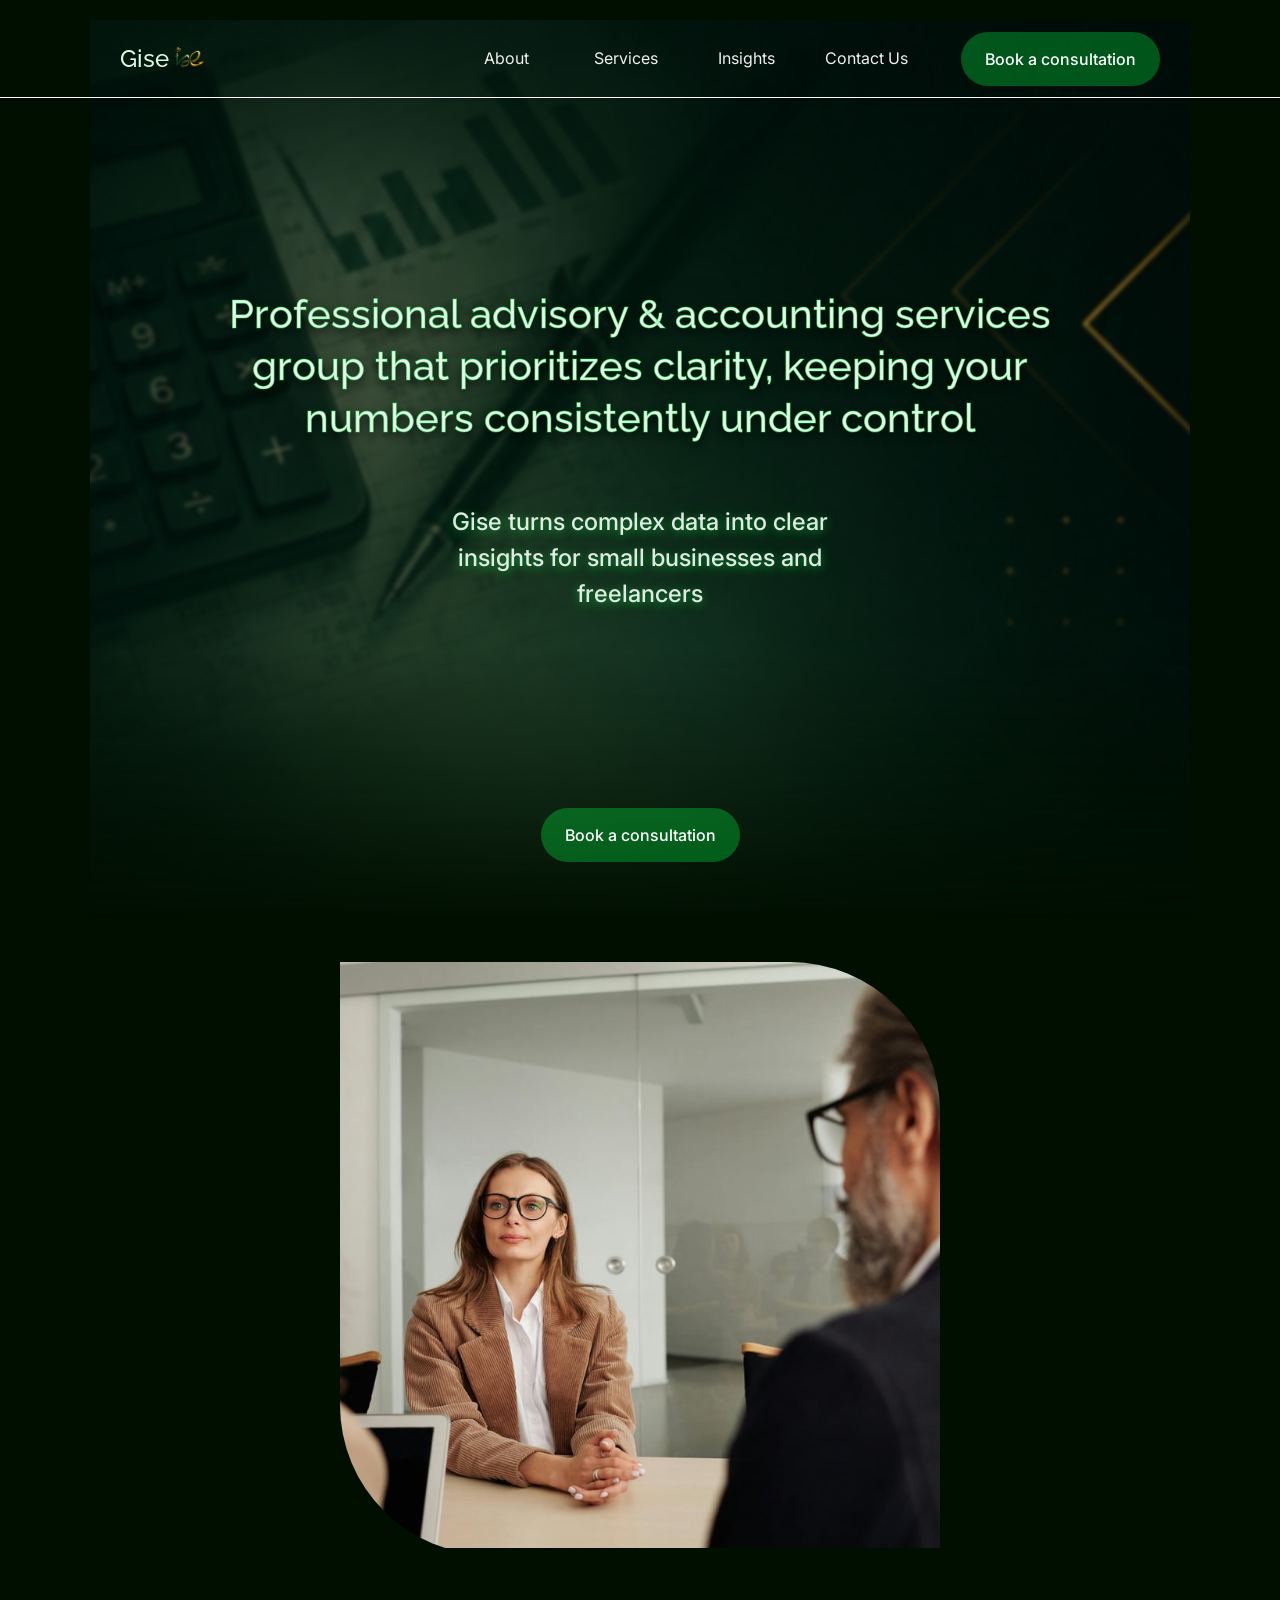
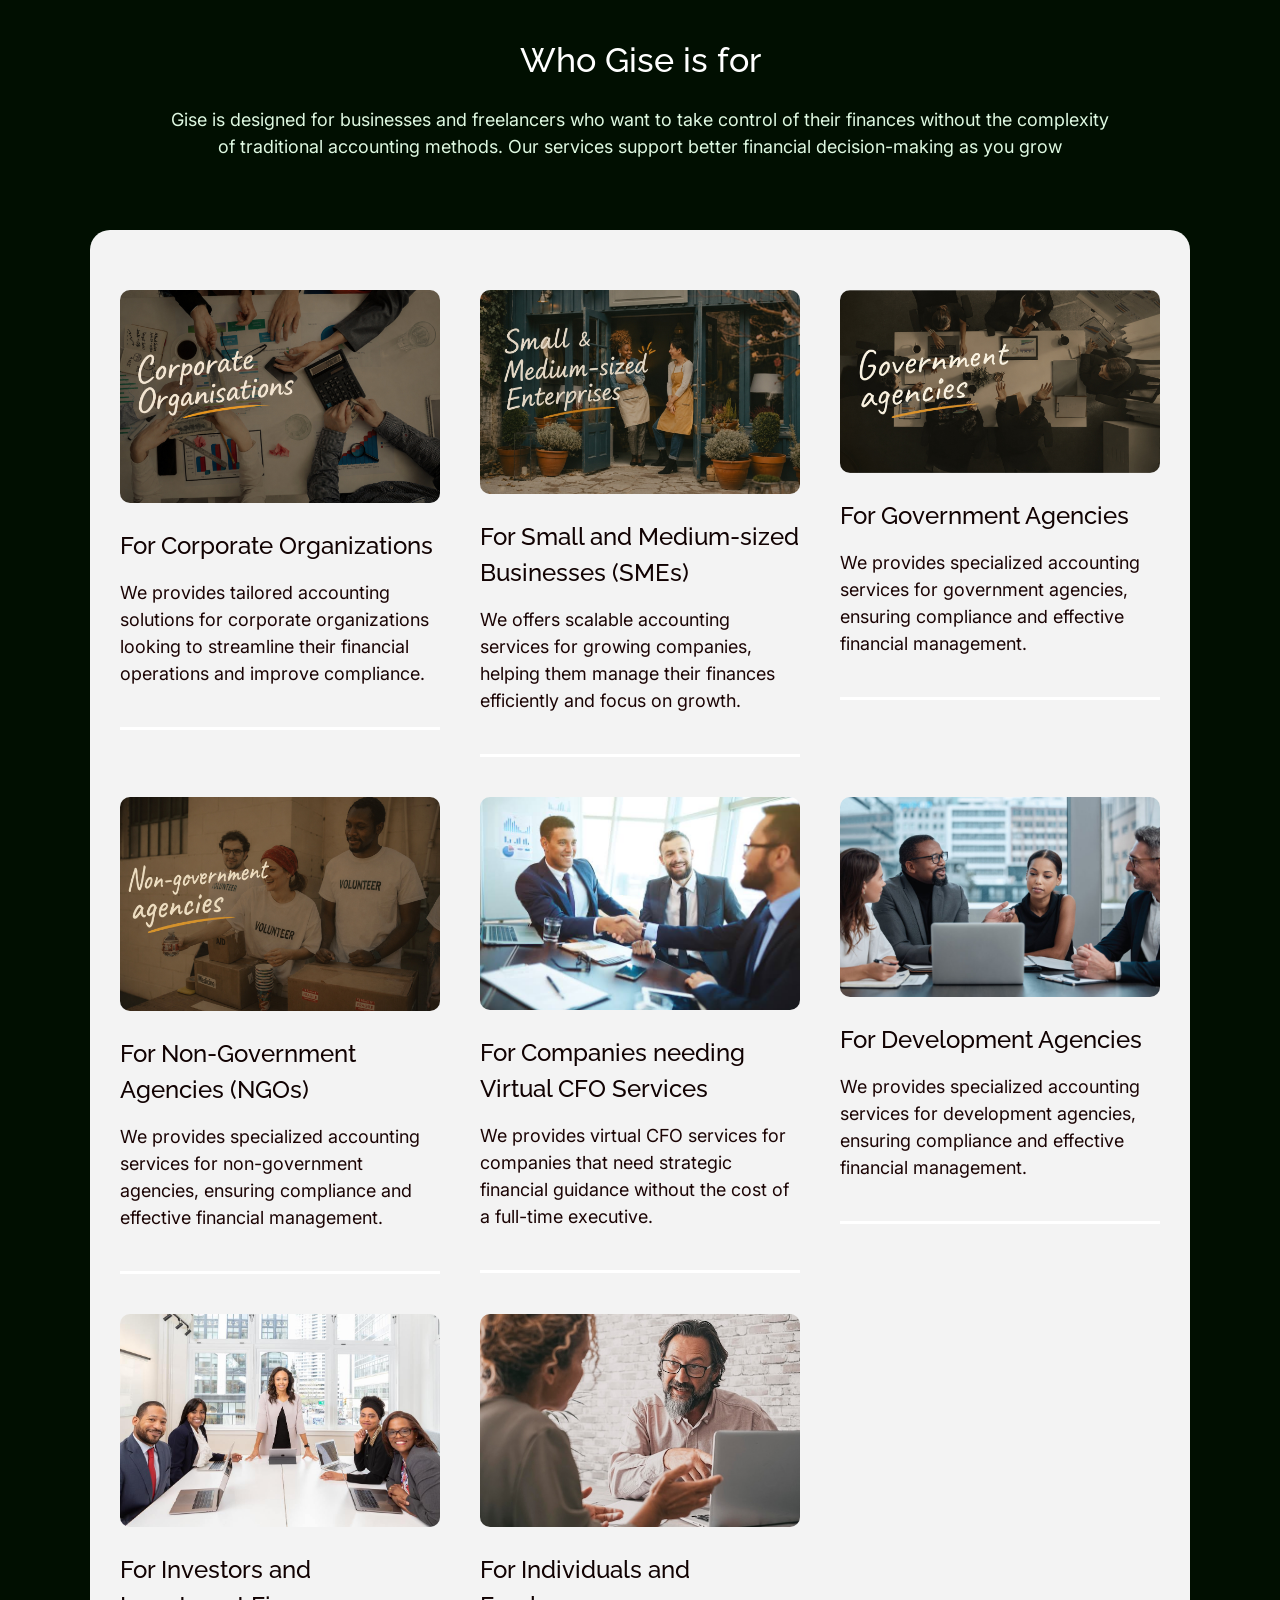
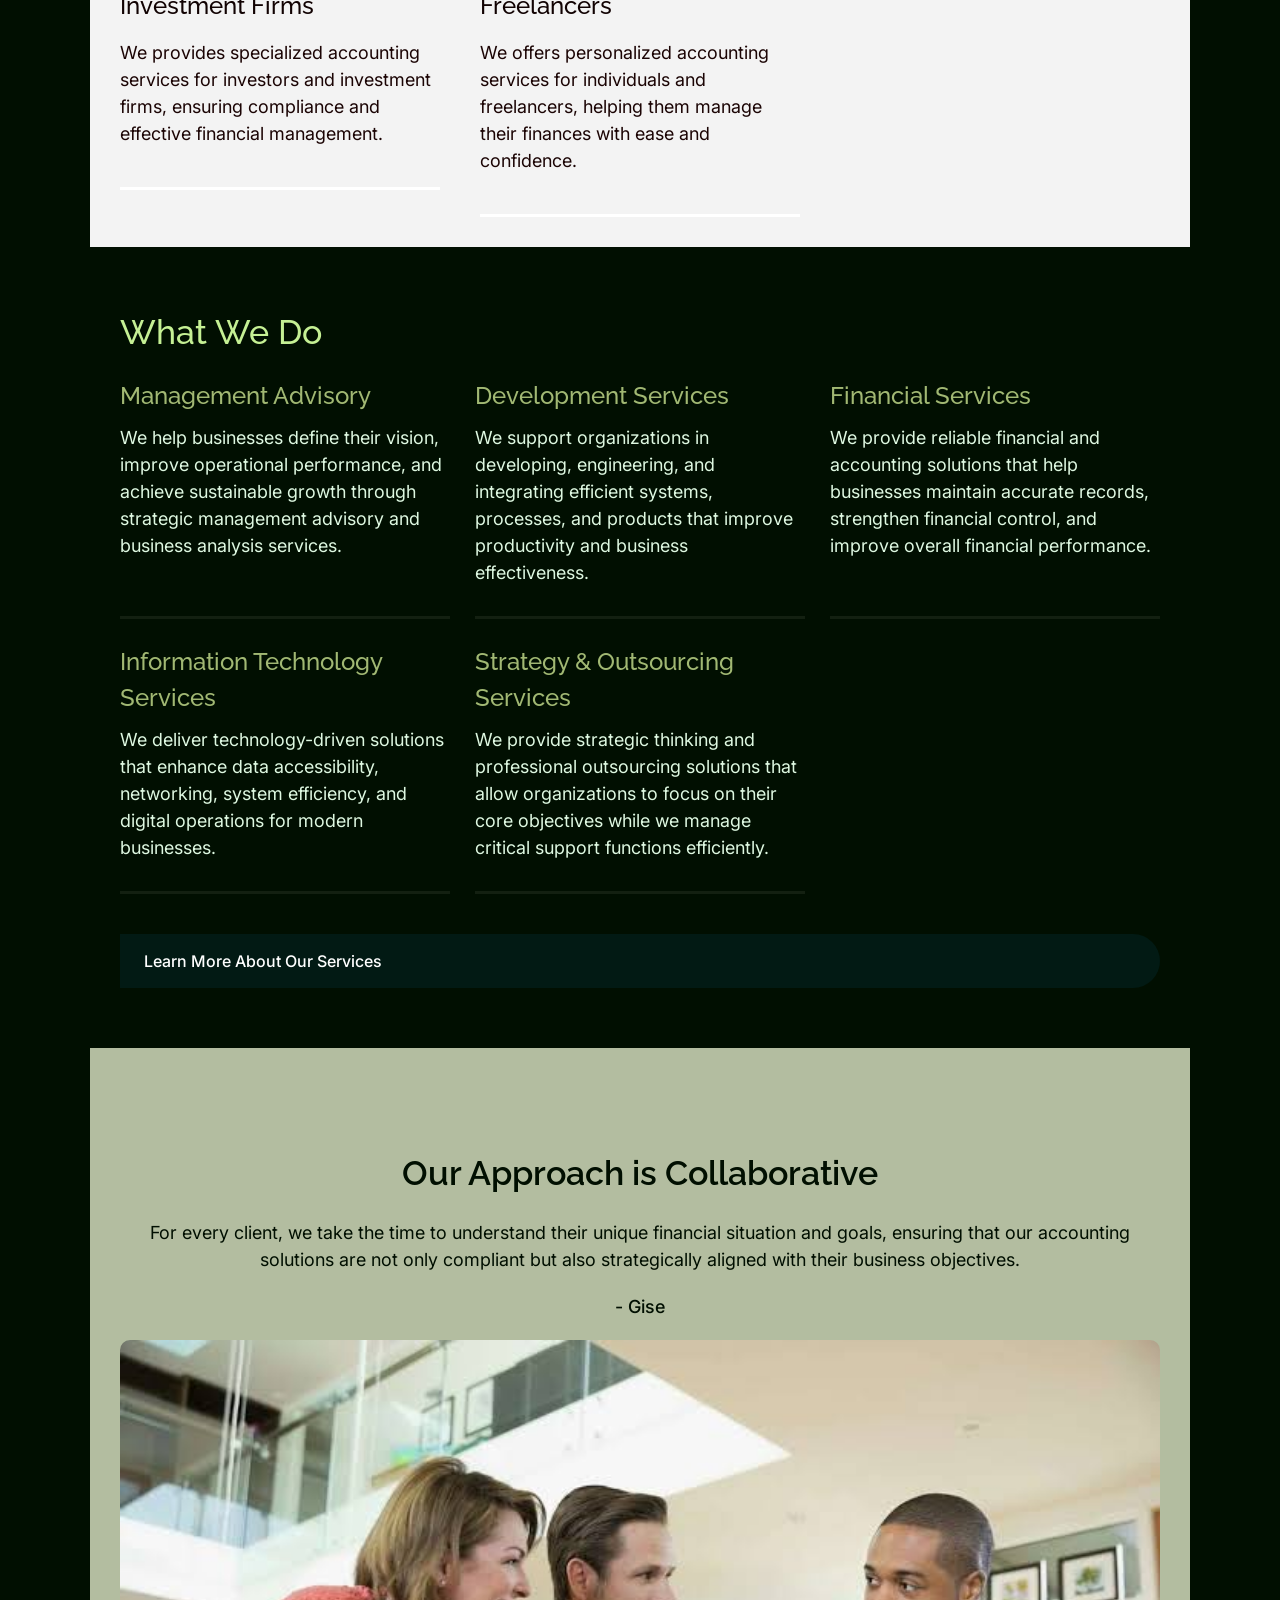
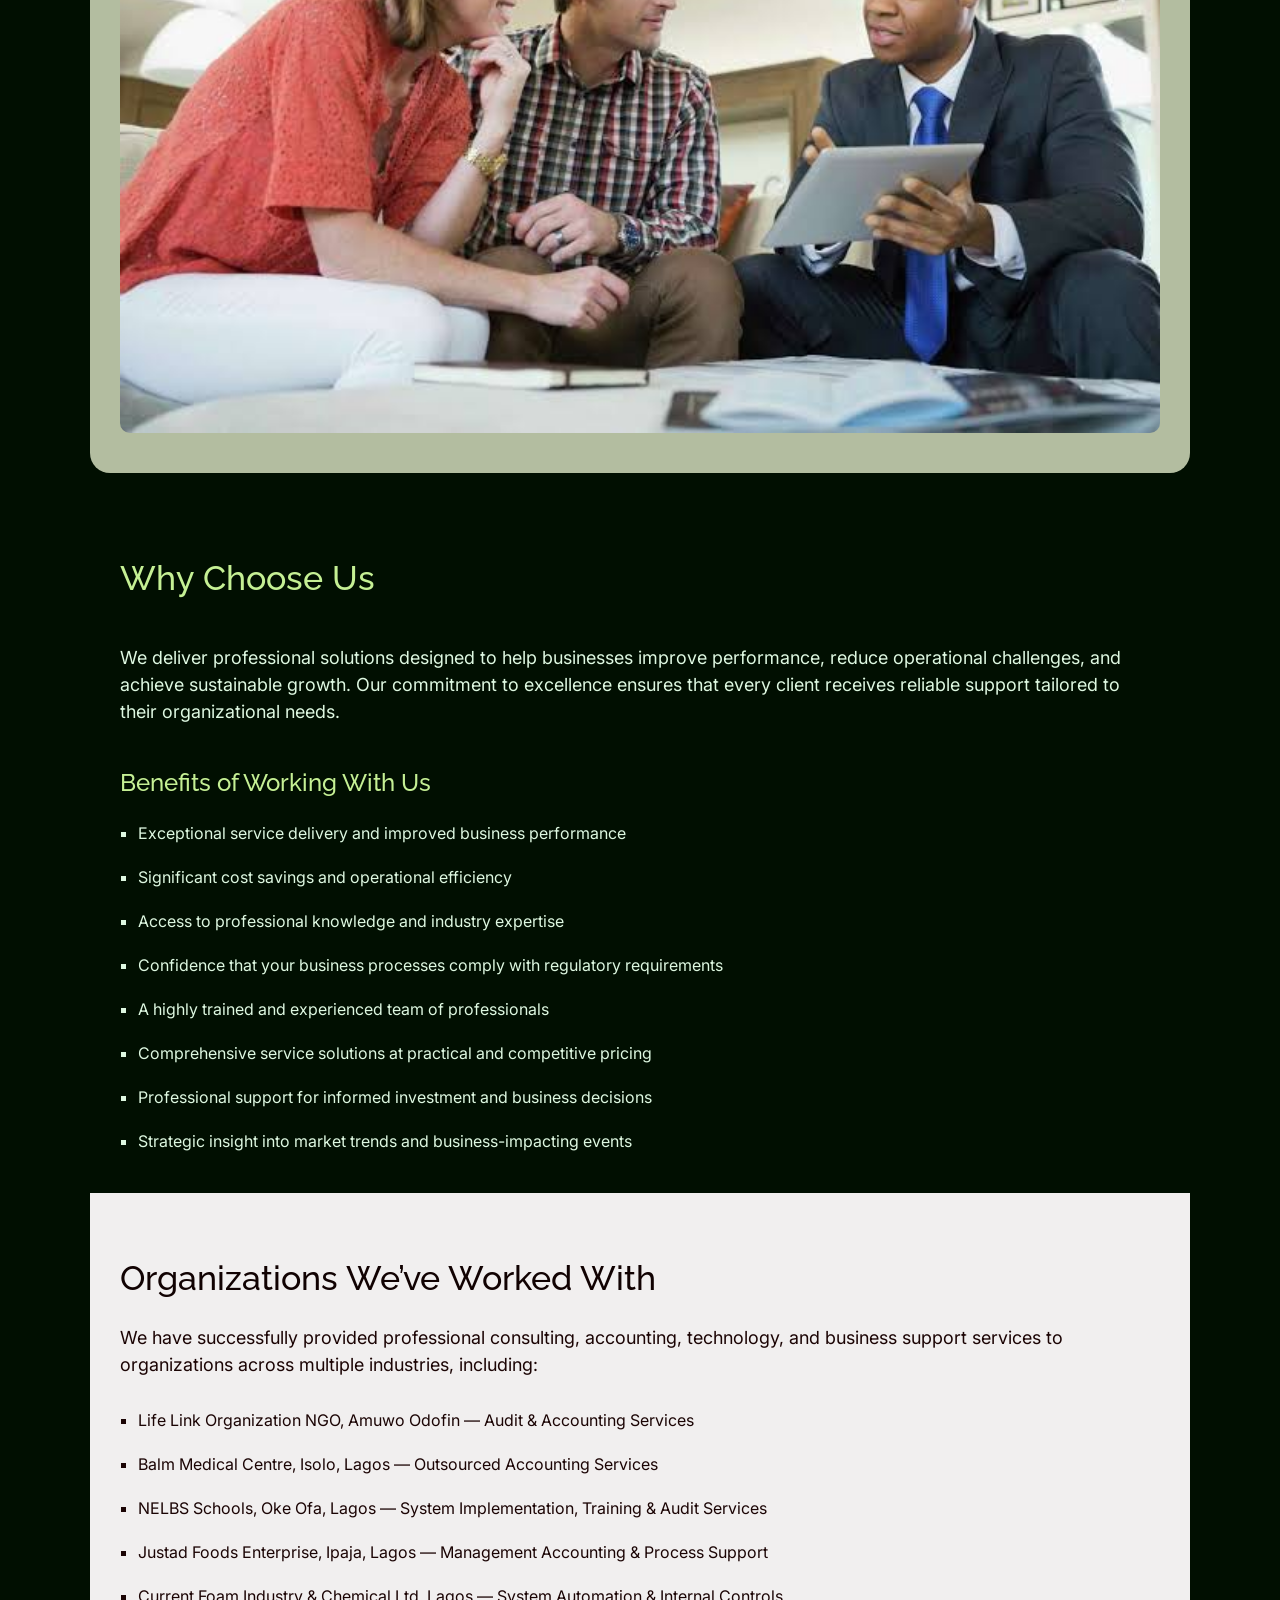
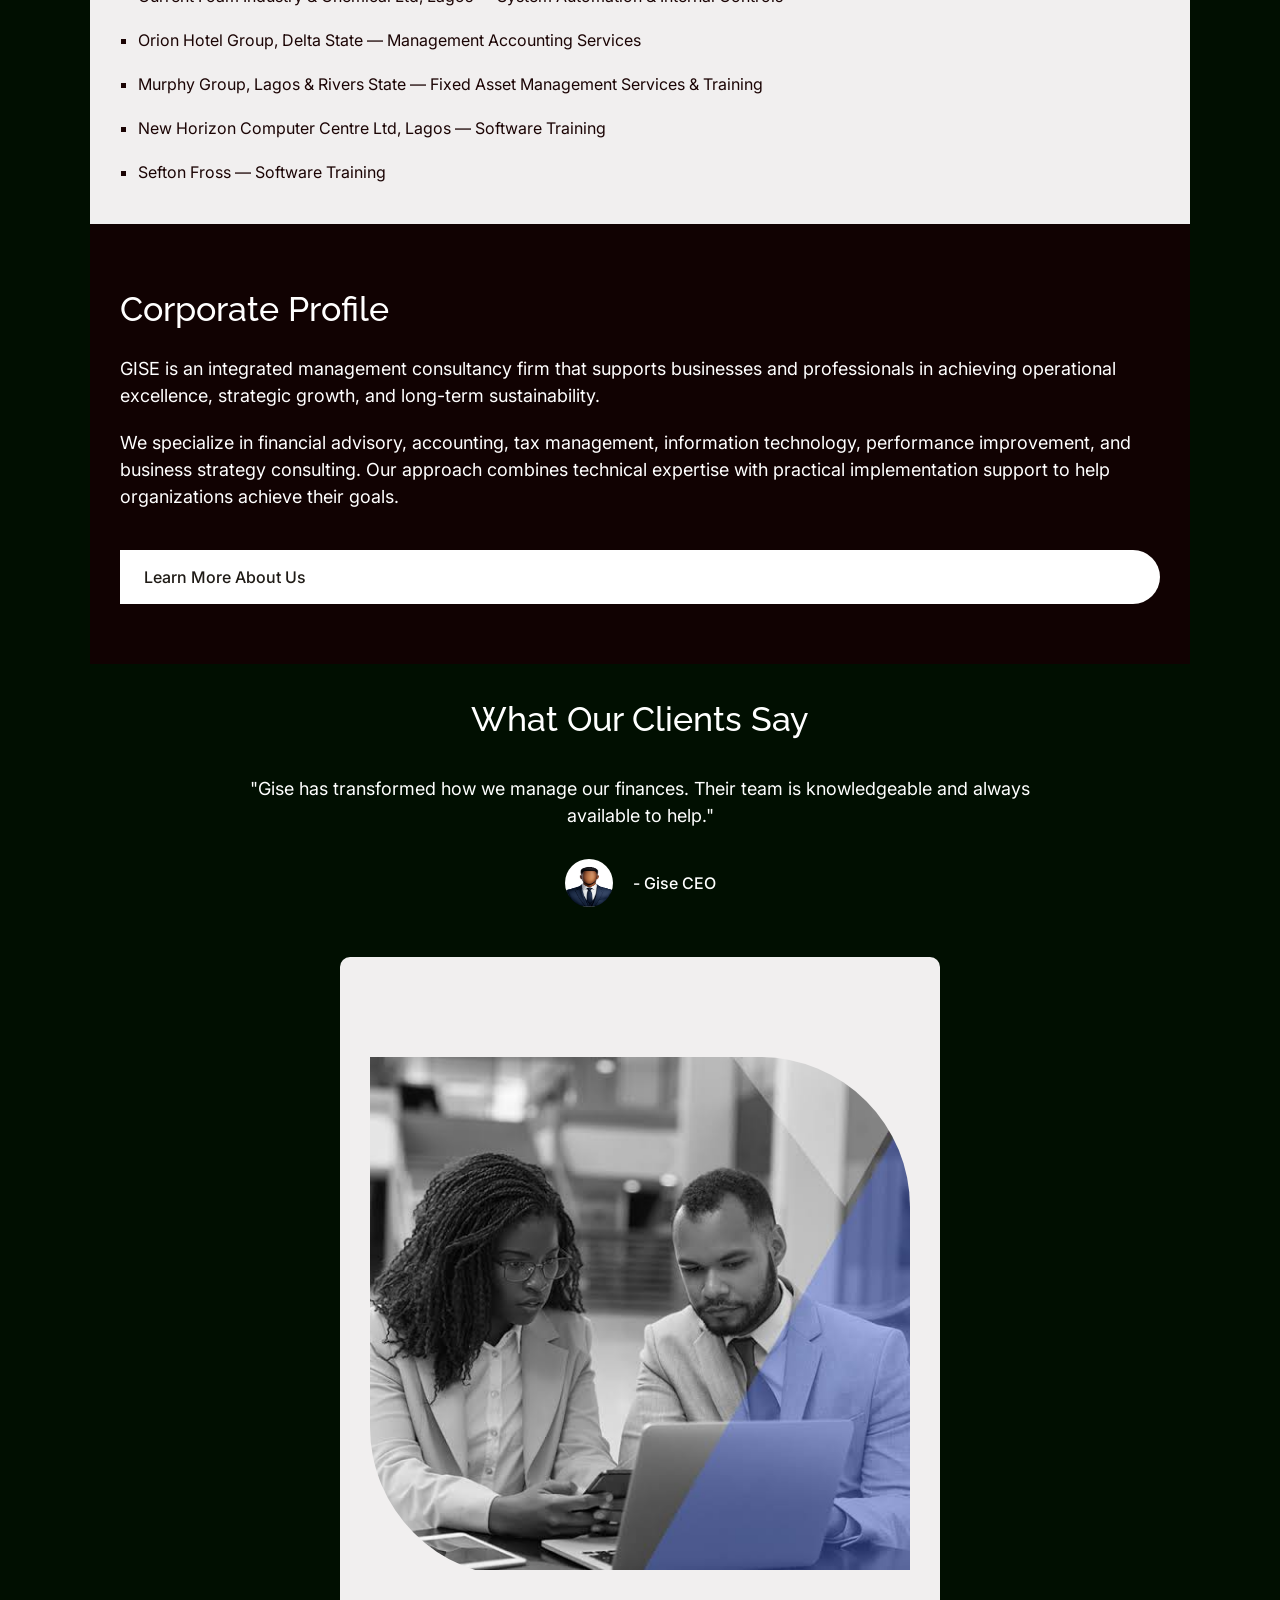
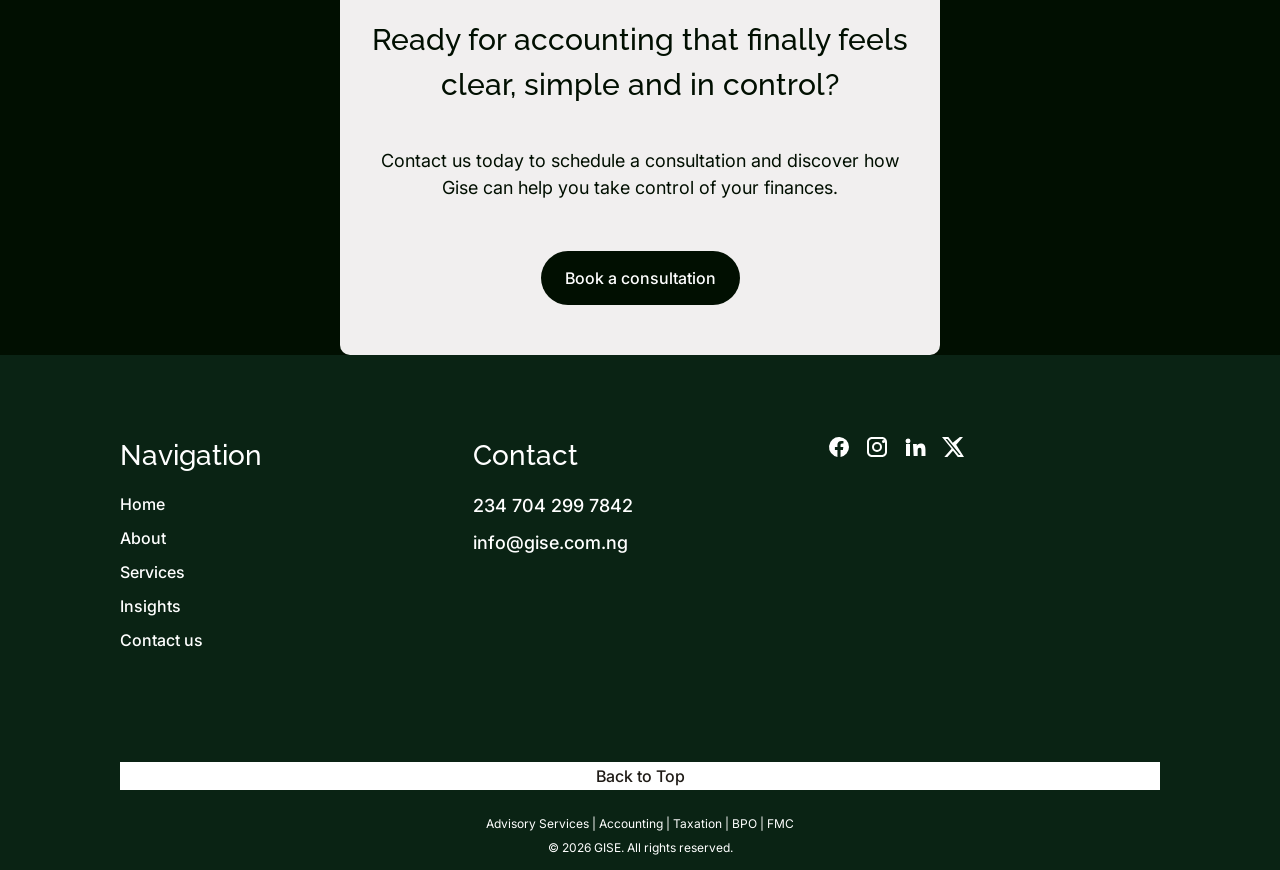
<file: index.html>
<!DOCTYPE html>
<html lang="en">
<head>
    <meta charset="UTF-8">
    <meta name="viewport" content="width=device-width, initial-scale=1.0">
    
    <meta name="description" content="Gise provides accounting, advisory, financial, and business consulting services designed to help organizations grow with confidence.">

    <!-- Open Graph -->
    <meta property="og:title" content="Gise Advisory - Home">
    <meta property="og:description" content="A professional service group specializing in Accounting, Audit, Taxation, Risk & Financial Management consulting, and Outsourcing.">
    <meta property="og:image" content="https://ajsem.github.io/Gise-Frontend/assets/images/preview.jpg">
    <meta property="og:url" content="https://ajsem.github.io/Gise-Frontend/">
    <meta property="og:type" content="website">

    <!-- Twitter/X -->
    <meta name="twitter:card" content="summary_large_image">
    <meta name="twitter:title" content="Gise Advisory - Home">
    <meta name="twitter:description" content="A professional service group specializing in Accounting, Audit, Taxation, Risk & Financial Management consulting, and Outsourcing.">
    <meta name="twitter:image" content="https://ajsem.github.io/Gise-Frontend/assets/images/preview.jpg">

    <title>Gise Advisory - Home</title>
    <link rel="stylesheet" href="styles/normalize.css">
    <link rel="stylesheet" href="styles/style.css">
    <link rel="icon" href="assets/images/favicon.ico">
</head>
<body id="top">
    <nav>
        <div class="name-logo">
            <h3 class="name">Gise</h3>
            <img src="assets/images/logo.png" alt="logo" class="logo">
        </div>
        <div class="nav-btn">
            <span></span>
            <span></span>
            <span></span>
        </div>
        <ul class="links">
            <li class="c-opened hidden"><a href="index.html">Home</a></li>
            <li><a href="pages/about.html">About</a></li>
            <li><a href="pages/services.html">Services</a></li>
            <li><a href="pages/insights.html">Insights</a></li>
            <li class="contact"><a href="pages/contact.html">Contact us</a></li>
            <a href="pages/book-consultation.html" class="btn book-consultation">Book a consultation</a>
        </ul>
    </nav>

    <main class="container">
        <div class="hero-section">
            <!-- <div class="overlay"></div> -->
            <h2 class="head">Professional advisory & accounting services group that prioritizes clarity, keeping your numbers consistently under control</h2>
            <p class="short-descript">Gise turns complex data into clear insights for small businesses and freelancers</p>
        </div>
        <div class="frontal-flex">
            <a href="pages/book-consultation.html" class="btn book-consultation">Book a consultation</a>

            <div class="frontImage"><img src="assets/images/front-image.jpg" alt="Front Image"></div>
        </div>

        <div class="whoIsGiseFor reveal">
            <h2>Who Gise is for</h2>
            <p>Gise is designed for businesses and freelancers who want to take control of their finances without the complexity of traditional accounting methods. Our services support better financial decision-making as you grow</p>
        </div>
            
        <section class="targets">
            <div class="target reveal">
                <img src="assets/images/corporate-organizations.jpg" alt="Corporate Organizations">
                <h3>For Corporate Organizations</h3>
                <p>We provides tailored accounting solutions for corporate organizations looking to streamline their financial operations and improve compliance.</p>
            </div>
            <div class="target reveal">
                <img src="assets/images/small-medium-businesses.jpg" alt="Small and Medium-sized Businesses">
                <h3>For Small and Medium-sized Businesses (SMEs)</h3>
                <p>We offers scalable accounting services for growing companies, helping them manage their finances efficiently and focus on growth.</p>
            </div>
            <div class="target reveal">
                <img src="assets/images/government-agencies.jpg" alt="Government Agencies">
                <h3>For Government Agencies</h3>
                <p>We provides specialized accounting services for government agencies, ensuring compliance and effective financial management.</p>
            </div>
            <div class="target reveal">
                <img src="assets/images/non-government-agencies.jpg" alt="Non-Government Agencies">
                <h3>For Non-Government Agencies (NGOs)</h3>
                <p>We provides specialized accounting services for non-government agencies, ensuring compliance and effective financial management.</p>
            </div>
            <div class="target reveal">
                <img src="assets/images/virtual-cfo-services.jpg" alt="Virtual CFO Services">
                <h3>For Companies needing Virtual CFO Services</h3>
                <p>We provides virtual CFO services for companies that need strategic financial guidance without the cost of a full-time executive.</p>
            </div>
            <div class="target reveal">
                <img src="assets/images/development-agencies.jpg" alt="Development Agencies">
                <h3>For Development Agencies</h3>
                <p>We provides specialized accounting services for development agencies, ensuring compliance and effective financial management.</p>
            </div>
            <div class="target reveal">
                <img src="assets/images/investors-investment-firms.jpg" alt="Investors and Investment Firms">
                <h3>For Investors and Investment Firms</h3>
                <p>We provides specialized accounting services for investors and investment firms, ensuring compliance and effective financial management.</p>
            </div>
            <div class="target reveal">
                <img src="assets/images/individuals-freelancers.jpg" alt="Individuals and Freelancers">
                <h3>For Individuals and Freelancers</h3>
                <p>We offers personalized accounting services for individuals and freelancers, helping them manage their finances with ease and confidence.</p>
            </div>
        </section>

        <section class="what-we-do reveal">
            <h2>What We Do</h2>
            <div class="tasks">
                <div class="task">
                    <h3>Management Advisory</h3>
                    <p>We help businesses define their vision, improve operational performance, and achieve sustainable growth through strategic management advisory and business analysis services.</p>
                </div>
                <div class="task">
                    <h3>Development Services</h3>
                    <p>We support organizations in developing, engineering, and integrating efficient systems, processes, and products that improve productivity and business effectiveness.</p>
                </div>
                <div class="task">
                    <h3>Financial Services</h3>
                    <p>We provide reliable financial and accounting solutions that help businesses maintain accurate records, strengthen financial control, and improve overall financial performance.</p>
                </div>
                <div class="task">
                    <h3>Information Technology Services</h3>
                    <p>We deliver technology-driven solutions that enhance data accessibility, networking, system efficiency, and digital operations for modern businesses.</p>
                </div>
                <div class="task">
                    <h3>Strategy & Outsourcing Services</h3>
                    <p>We provide strategic thinking and professional outsourcing solutions that allow organizations to focus on their core objectives while we manage critical support functions efficiently.</p>
                </div>
            </div>
            <a class="btn services learn-more" href="pages/services.html">Learn More About Our Services</a>
        </section>

        <section class="our-approach reveal">
            <h2>Our Approach is Collaborative</h2>
            <p>For every client, we take the time to understand their unique financial situation and goals, ensuring that our accounting solutions are not only compliant but also strategically aligned with their business objectives.</p>
            <div class="gise">- Gise</div>
            <img src="assets/images/our-approach.jpg" alt="Our Approach">
        </section>

        <section class="why-choose-us reveal">
            <h2>Why Choose Us</h2>
            <p>We deliver professional solutions designed to help businesses improve performance, reduce operational challenges, and achieve sustainable growth. Our commitment to excellence ensures that every client receives reliable support tailored to their organizational needs.</p>

            <h3>Benefits of Working With Us</h3>
            <ul class="benefits">
                <li class="benefit">Exceptional service delivery and improved business performance</li>
                <li class="benefit">Significant cost savings and operational efficiency</li>
                <li class="benefit">Access to professional knowledge and industry expertise</li>
                <li class="benefit">Confidence that your business processes comply with regulatory requirements</li>
                <li class="benefit">A highly trained and experienced team of professionals</li>
                <li class="benefit">Comprehensive service solutions at practical and competitive pricing</li>
                <li class="benefit">Professional support for informed investment and business decisions</li>
                <li class="benefit">Strategic insight into market trends and business-impacting events</li>
            </ul>
        </section>

        <section class="clients-portfolio reveal">
            <h2>Organizations We’ve Worked With</h2>

            <p>
                We have successfully provided professional consulting, accounting, technology, and business support services to organizations across multiple industries, including:
            </p>

            <ul class="clients">
                <li>Life Link Organization NGO, Amuwo Odofin — Audit & Accounting Services</li>

                <li>Balm Medical Centre, Isolo, Lagos — Outsourced Accounting Services</li>

                <li>NELBS Schools, Oke Ofa, Lagos — System Implementation, Training & Audit Services</li>

                <li>Justad Foods Enterprise, Ipaja, Lagos — Management Accounting & Process Support</li>

                <li>Current Foam Industry & Chemical Ltd, Lagos — System Automation & Internal Controls</li>

                <li>Orion Hotel Group, Delta State — Management Accounting Services</li>

                <li>Murphy Group, Lagos & Rivers State — Fixed Asset Management Services & Training</li>

                <li>New Horizon Computer Centre Ltd, Lagos — Software Training</li>

                <li>Sefton Fross — Software Training</li>
            </ul>
        </section>

        <section class="about-preview reveal">
            <h2>Corporate Profile</h2>

            <p>GISE is an integrated management consultancy firm that supports businesses and professionals in achieving operational excellence, strategic growth, and long-term sustainability.</p>

            <p> We specialize in financial advisory, accounting, tax management, information technology, performance improvement, and business strategy consulting. Our approach combines technical expertise with practical implementation support to help organizations achieve their goals.</p>

            <a href="pages/about.html" class="btn about-us">Learn More About Us</a>
        </section>

        <section class="testimonials reveal">
            <h2>What Our Clients Say</h2>
            <p>"Gise has transformed how we manage our finances. Their team is knowledgeable and always available to help."</p>
            <div class="nameCont">
                <div class="imageCont">
                    <img src="assets/images/ceo-avatar.jpg" alt="Ceo Avatar">
                </div>
                <span class="name">- Gise CEO</span>
            </div>  
        </section>

        <section class="book-now reveal">
            <div class="readyImage"><img src="assets/images/ready-for-image.jpg" alt="Front Image"></div>
            <h2>Ready for accounting that finally feels clear, simple and in control?</h2>
            <p>Contact us today to schedule a consultation and discover how Gise can help you take control of your finances.</p>
            <a href="pages/book-consultation.html" class="btn book-consultation">Book a consultation</a>
        </section>
    </main>

    <footer class="reveal">
        <div class="foot-nav-links">
            <h3>Navigation</h3>
            
            <ul class="links">
                <li><a href="index.html" class="c-opened">Home</a></li>
                <li><a href="pages/about.html">About</a></li>
                <li><a href="pages/services.html">Services</a></li>
                <li><a href="pages/insights.html">Insights</a></li>
                <li><a href="pages/contact.html">Contact us</a></li>
            </ul>
        </div>

        <div class="contact">
            <h3>Contact</h3>
            <div class="contacts-list">
                <li><a class="phone" href="tel:+2347042997842">234 704 299 7842</a></li>
                <li><a href="mailto:info@gise.com.ng" class="email">info@gise.com.ng</a></li>
            </div>
        </div>

        <div class="social-media">
            <a href="https://facebook.com" target="_blank" aria-label="Facebook">
                <svg xmlns="http://www.w3.org/2000/svg" width="24" height="24" fill="currentColor" viewBox="0 0 24 24">
                  <path d="M22 12a10 10 0 1 0-11.56 9.88v-6.99H7.9V12h2.54V9.8c0-2.5 1.5-3.88 3.77-3.88 1.1 0 2.24.2 2.24.2v2.46h-1.26c-1.24 0-1.63.77-1.63 1.56V12h2.78l-.44 2.89h-2.34v6.99A10 10 0 0 0 22 12"/>
                </svg>
            </a>

            <a href="https://instagram.com" target="_blank" aria-label="Instagram">
                <svg xmlns="http://www.w3.org/2000/svg" width="24" height="24" fill="currentColor" viewBox="0 0 24 24">
                  <path d="M7 2C4.24 2 2 4.24 2 7v10c0 2.76 2.24 5 5 5h10c2.76 0 5-2.24 5-5V7c0-2.76-2.24-5-5-5zm0 2h10c1.65 0 3 1.35 3 3v10c0 1.65-1.35 3-3 3H7c-1.65 0-3-1.35-3-3V7c0-1.65 1.35-3 3-3m11.5 1a1.5 1.5 0 1 0 0 3 1.5 1.5 0 0 0 0-3M12 7a5 5 0 1 0 0 10 5 5 0 0 0 0-10m0 2a3 3 0 1 1 0 6 3 3 0 0 1 0-6"/>
                </svg>
            </a>

            <a href="https://linkedin.com" target="_blank" aria-label="LinkedIn">
                <svg xmlns="http://www.w3.org/2000/svg" width="24" height="24" fill="currentColor" viewBox="0 0 24 24">
                  <path d="M4.98 3.5A2.48 2.48 0 1 0 5 8.46 2.48 2.48 0 0 0 4.98 3.5M3 9h4v12H3zm7 0h3.83v1.64h.05c.53-1 1.84-2.06 3.79-2.06 4.05 0 4.8 2.67 4.8 6.14V21h-4v-5.34c0-1.27-.02-2.9-1.77-2.9s-2.04 1.38-2.04 2.8V21h-4z"/>
                </svg>
            </a>

            <a href="https://x.com" target="_blank" aria-label="X">
                <svg xmlns="http://www.w3.org/2000/svg" width="24" height="24" fill="currentColor" viewBox="0 0 24 24">
                    <path d="M18.9 2H22l-6.8 7.77L23 22h-6.2l-4.85-6.35L6.4 22H3.3l7.27-8.3L1 2h6.35l4.38 5.8zm-1.1 18h1.72L6.42 3.9H4.58z"/>
                </svg>
            </a>
        </div>
        
        <a href="#top" class="back-top">Back to Top</a>

        <div class="copyright">
            <p>Advisory Services | Accounting | Taxation | BPO | FMC</p>
            <p >&copy <span class="year"></span> GISE. All rights reserved.</p>
        </div>
    </footer>

    <script type="module" src="scripts/page/index.js"></script>
</body>
</html>
</file>
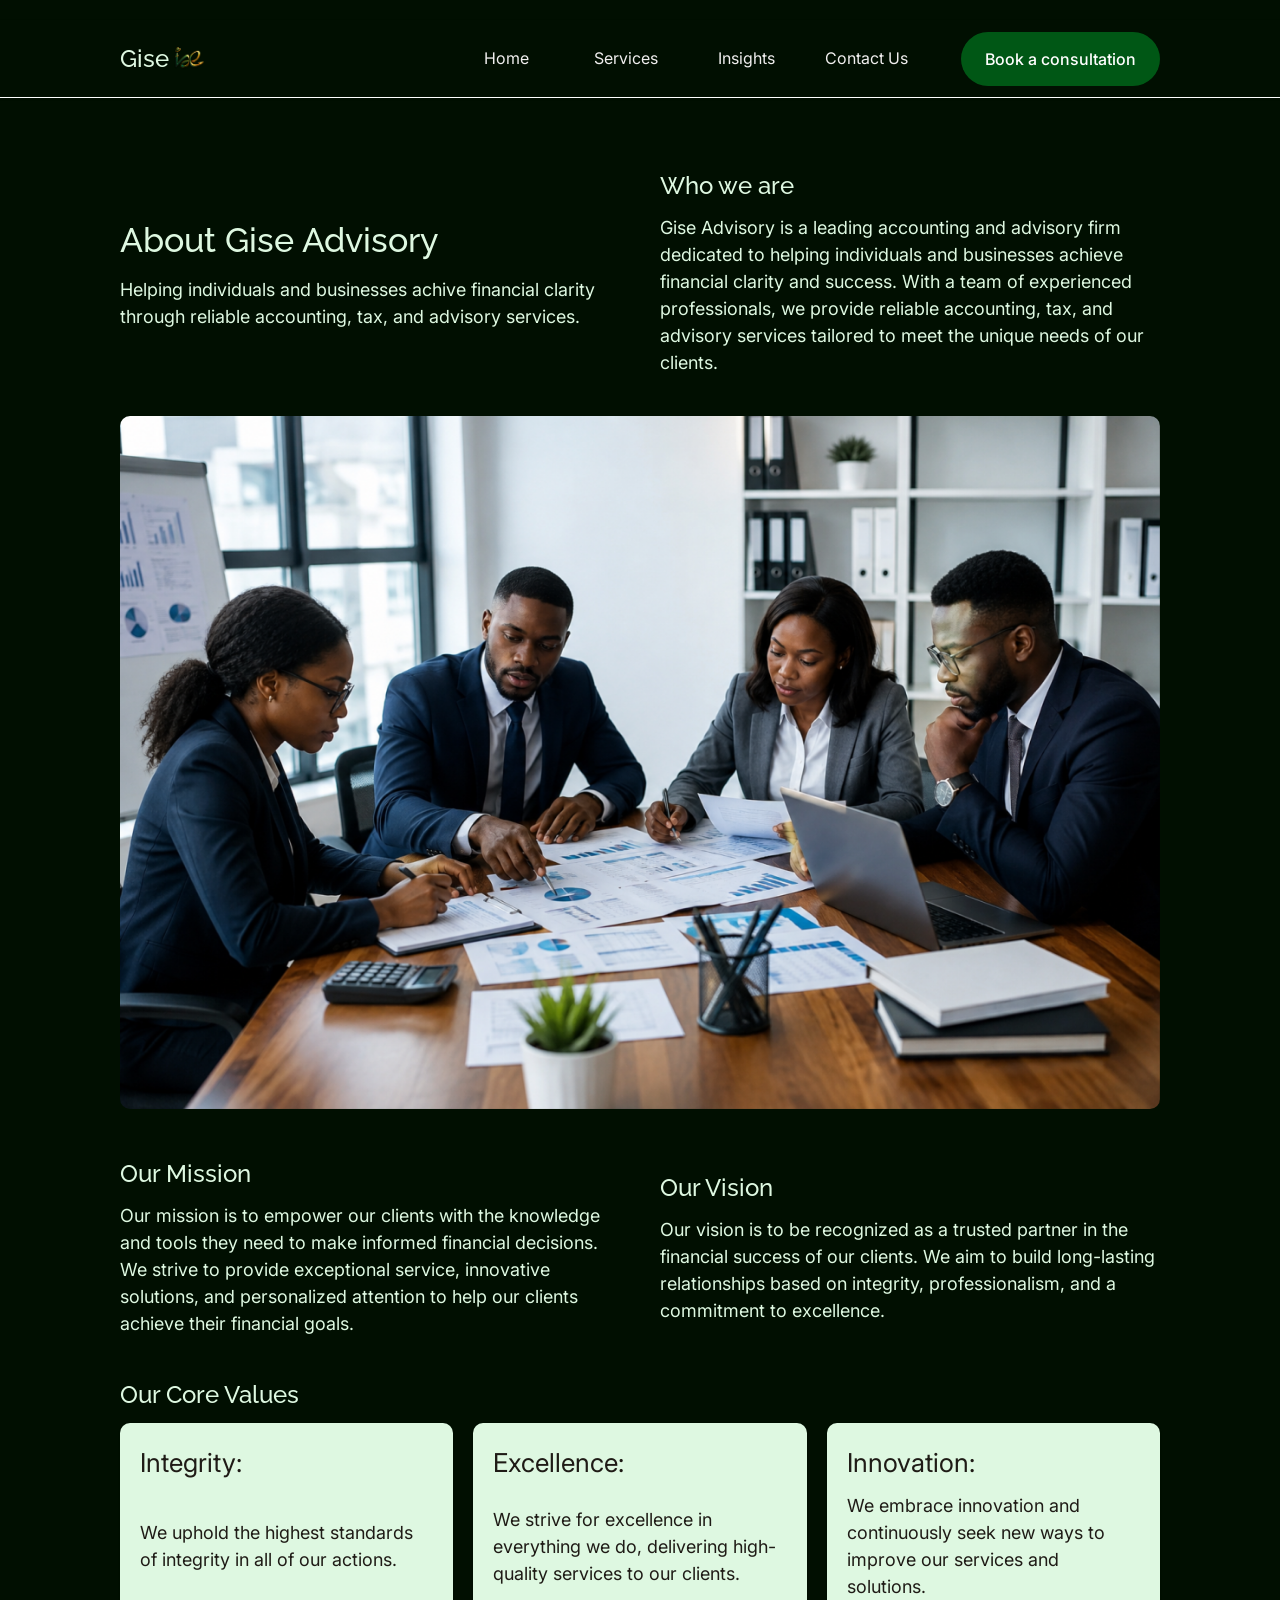
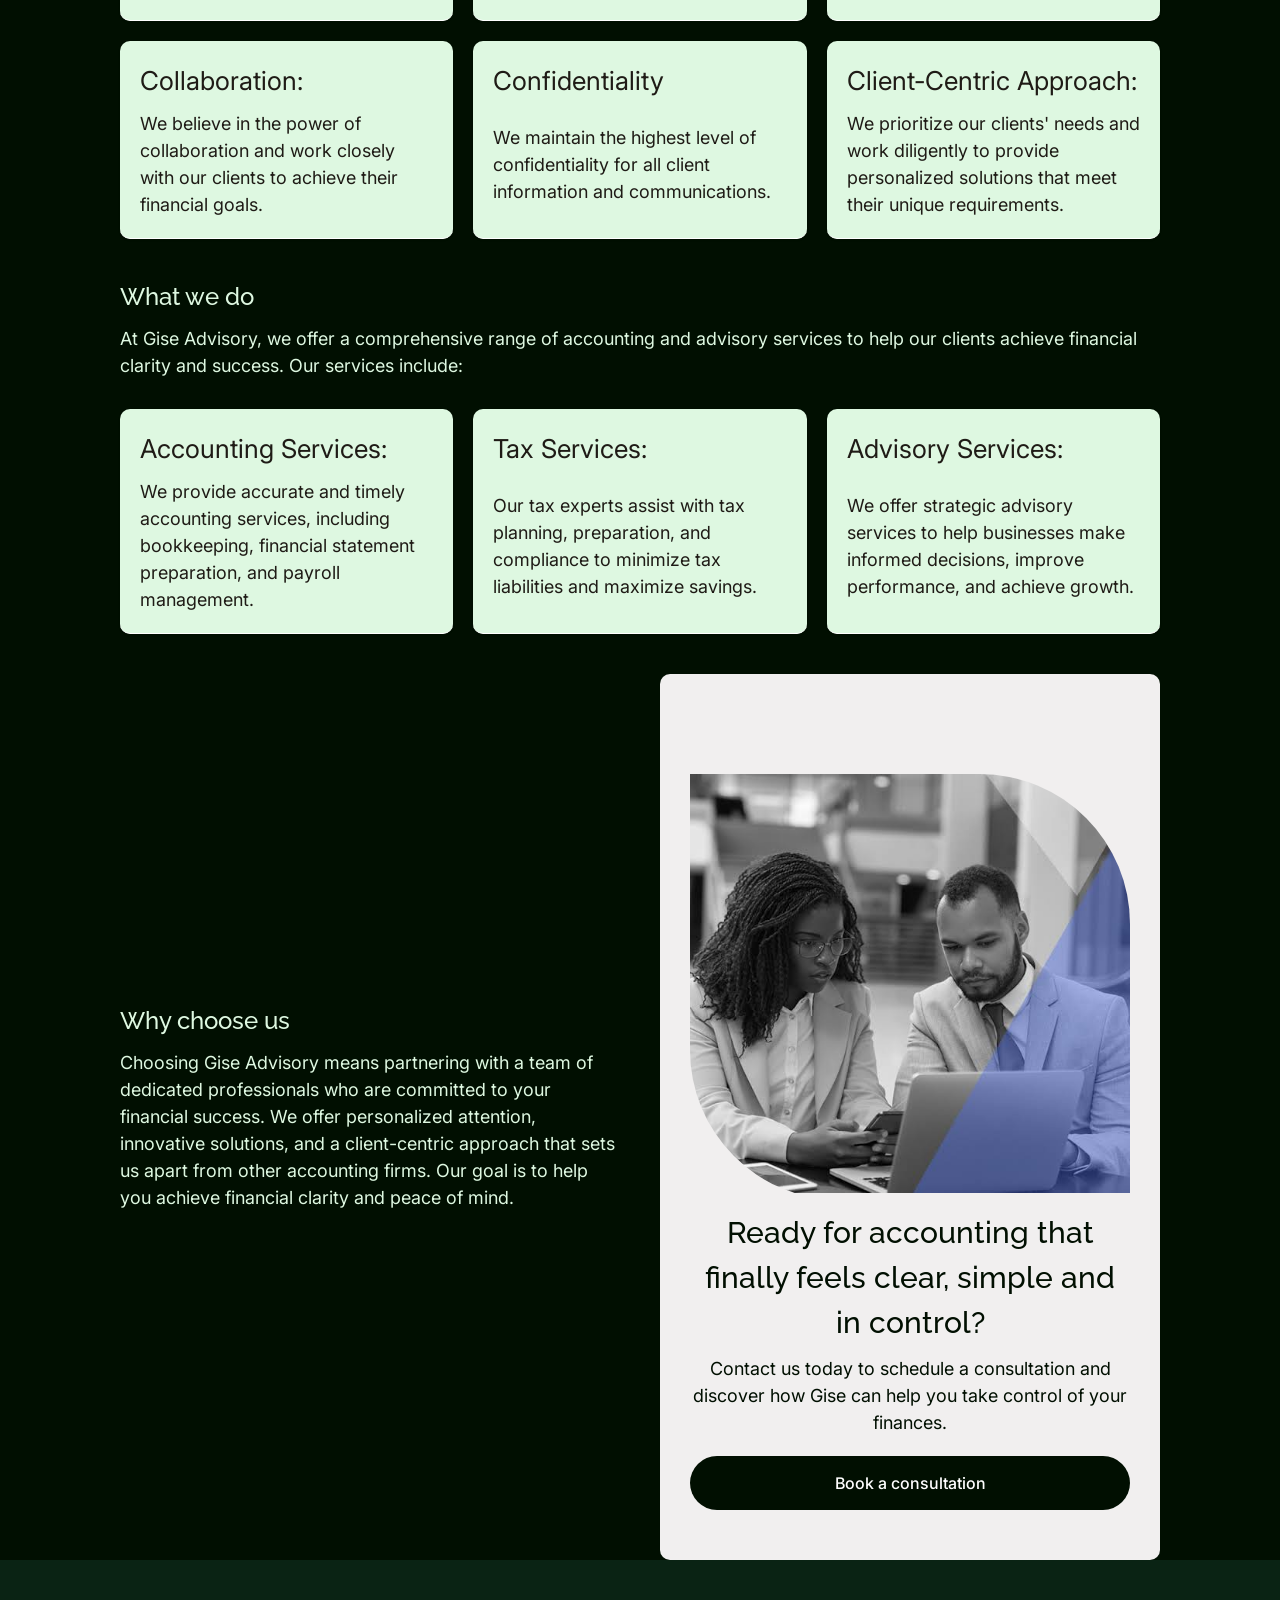
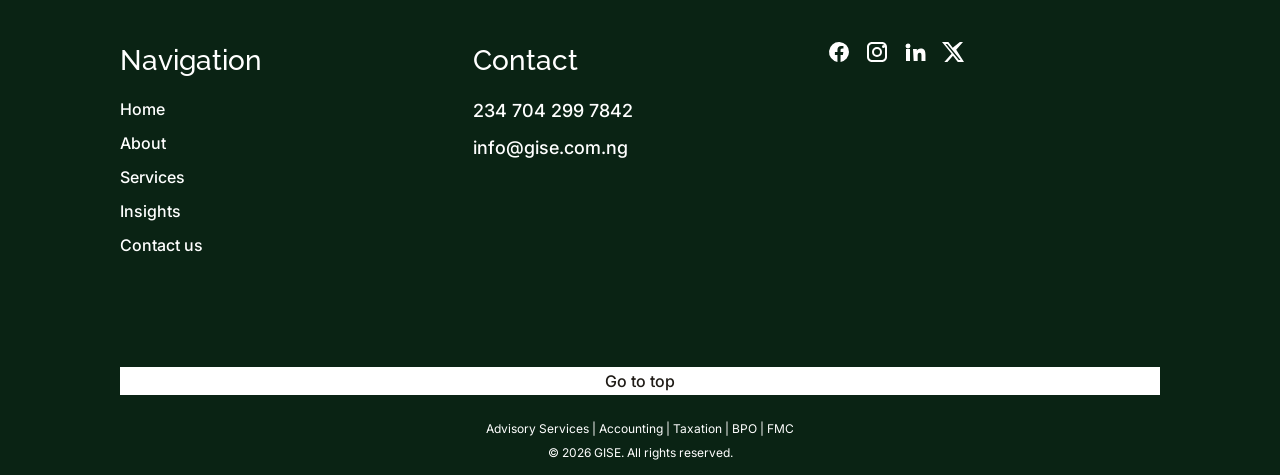
<file: pages/about.html>
<!DOCTYPE html>
<html lang="en">
<head>
    <meta charset="UTF-8">
    <meta name="viewport" content="width=device-width, initial-scale=1.0">

    <meta name="description" content="Gise provides accounting, advisory, financial, and business consulting services designed to help organizations grow with confidence.">

    <!-- Open Graph -->
    <meta property="og:title" content="Gise Advisory - About Us">
    <meta property="og:description" content="A professional service group specializing in Accounting, Audit, Taxation, Risk & Financial Management consulting, and Outsourcing.">
    <meta property="og:image" content="https://ajsem.github.io/Gise-Frontend/assets/images/preview.jpg">
    <meta property="og:url" content="https://ajsem.github.io/Gise-Frontend/">
    <meta property="og:type" content="website">

    <!-- Twitter/X -->
    <meta name="twitter:card" content="summary_large_image">
    <meta name="twitter:title" content="Gise Advisory - About Us">
    <meta name="twitter:description" content="A professional service group specializing in Accounting, Audit, Taxation, Risk & Financial Management consulting, and Outsourcing.">
    <meta name="twitter:image" content="https://ajsem.github.io/Gise-Frontend/assets/images/preview.jpg">
    
    <title>Gise Advisory - About Us</title>
    <link rel="stylesheet" href="../styles/normalize.css">
    <link rel="stylesheet" href="../styles/style.css">
    <link rel="stylesheet" href="../styles/about.css">
    <link rel="icon" href="../assets/images/favicon.ico">
</head>
<body>
    <nav>
        <div class="name-logo">
            <h3 class="name">Gise</h3>
            <img src="../assets/images/logo.png" alt="logo" class="logo">
        </div>
        <div class="nav-btn">
            <span></span>
            <span></span>
            <span></span>
        </div>
        <ul class="links">
            <li><a href="../index.html">Home</a></li>
            <li><a href="services.html">Services</a></li>
            <li><a href="insights.html">Insights</a></li>
            <li><a href="contact.html">Contact us</a></li>
            <a href="book-consultation.html" class="btn book-consultation">Book a consultation</a>
        </ul>
    </nav>

    <main class="container">
        <section class="front marg">
            <h2>About Gise Advisory</h2>
            <div>Helping individuals and businesses achive financial clarity through reliable accounting, tax, and advisory services.</div>
        </section>

        <section class="whoAreWe marg">
            <h3>Who we are</h3>
            <p>Gise Advisory is a leading accounting and advisory firm dedicated to helping individuals and businesses achieve financial clarity and success. With a team of experienced professionals, we provide reliable accounting, tax, and advisory services tailored to meet the unique needs of our clients.</p>
        </section>     
        
        <div class="whoAreWeImage"><img src="../assets/images/who-are-we-image.png" alt="Front Image"></div>
        
        <section class="our-mission marg">
            <h3>Our Mission</h3>
            <p>Our mission is to empower our clients with the knowledge and tools they need to make informed financial decisions. We strive to provide exceptional service, innovative solutions, and personalized attention to help our clients achieve their financial goals.</p>
        </section>

        <section class="our-vision marg">
            <h3>Our Vision</h3>
            <p>Our vision is to be recognized as a trusted partner in the financial success of our clients. We aim to build long-lasting relationships based on integrity, professionalism, and a commitment to excellence.</p> 
        </section>

        <section class="our-core-values">
            <h3>Our Core Values</h3>
            <ul class="core-values">
                <li>
                    <div class="title">Integrity:</div>
                    <p>We uphold the highest standards of integrity in all of our actions.</p>
                </li>
                <li>
                    <div class="title">Excellence:</div>
                    <p>We strive for excellence in everything we do, delivering high-quality services to our clients.</p>
                </li>
                <li>
                    <div class="title">Innovation:</div>
                    <p>We embrace innovation and continuously seek new ways to improve our services and solutions.</p>
                </li>
                <li>
                    <div class="title">Collaboration:</div>
                    <p>We believe in the power of collaboration and work closely with our clients to achieve their financial goals.</p>
                </li>
                <li>
                    <div class="title">Confidentiality</div>
                    <p>We maintain the highest level of confidentiality for all client information and communications.</p>
                </li>
                <li>
                    <div class="title">Client-Centric Approach:</div>
                    <p>We prioritize our clients' needs and work diligently to provide personalized solutions that meet their unique requirements.</p>
                </li>
            </ul>
        </section>

        <section class="whatwedo">
            <h3>What we do</h3>
            <p>At Gise Advisory, we offer a comprehensive range of accounting and advisory services to help our clients achieve financial clarity and success. Our services include:</p>
            <ul class="services">
                <li>
                    <div class="title">Accounting Services:</div>
                    <p>We provide accurate and timely accounting services, including bookkeeping, financial statement preparation, and payroll management.</p>
                </li>
                <li>
                    <div class="title">Tax Services:</div>
                    <p>Our tax experts assist with tax planning, preparation, and compliance to minimize tax liabilities and maximize savings.</p>
                </li>
                <li>
                    <div class="title">Advisory Services:</div>
                    <p>We offer strategic advisory services to help businesses make informed decisions, improve performance, and achieve growth.</p>
                </li>
            </ul>
        </section>

        <section class="whychooseus">
            <h3>Why choose us</h3>
            <p>Choosing Gise Advisory means partnering with a team of dedicated professionals who are committed to your financial success. We offer personalized attention, innovative solutions, and a client-centric approach that sets us apart from other accounting firms. Our goal is to help you achieve financial clarity and peace of mind.</p>
        </section>    

        <section class="book-now">
            <div class="readyImage"><img src="../assets/images/ready-for-image.jpg" alt="Front Image"></div>
            <h2>Ready for accounting that finally feels clear, simple and in control?</h2>
            <p>Contact us today to schedule a consultation and discover how Gise can help you take control of your finances.</p>
            <a href="pages/book-consultation.html" class="btn book-consultation">Book a consultation</a>
        </section>
    </main>

    <footer>
        <div class="foot-nav-links">
            <h3>Navigation</h3>
            
            <ul class="links">
                <li><a href="../index.html">Home</a></li>
                <li><a href="about.html" class="c-opened">About</a></li>
                <li><a href="services.html">Services</a></li>
                <li><a href="insights.html">Insights</a></li>
                <li><a href="contact.html">Contact us</a></li>
            </ul>
        </div>

        <div class="contact">
            <h3>Contact</h3>
            <div class="contacts-list">
                <li><a class="phone" href="tel:+2347042997842">234 704 299 7842</a></li>
                <li><a href="mailto:info@gise.com.ng" class="email">info@gise.com.ng</a></li>
            </div>
        </div>

        <div class="social-media">
            <a href="https://facebook.com" target="_blank" aria-label="Facebook">
                <svg xmlns="http://www.w3.org/2000/svg" width="24" height="24" fill="currentColor" viewBox="0 0 24 24">
                  <path d="M22 12a10 10 0 1 0-11.56 9.88v-6.99H7.9V12h2.54V9.8c0-2.5 1.5-3.88 3.77-3.88 1.1 0 2.24.2 2.24.2v2.46h-1.26c-1.24 0-1.63.77-1.63 1.56V12h2.78l-.44 2.89h-2.34v6.99A10 10 0 0 0 22 12"/>
                </svg>
            </a>

            <a href="https://instagram.com" target="_blank" aria-label="Instagram">
                <svg xmlns="http://www.w3.org/2000/svg" width="24" height="24" fill="currentColor" viewBox="0 0 24 24">
                  <path d="M7 2C4.24 2 2 4.24 2 7v10c0 2.76 2.24 5 5 5h10c2.76 0 5-2.24 5-5V7c0-2.76-2.24-5-5-5zm0 2h10c1.65 0 3 1.35 3 3v10c0 1.65-1.35 3-3 3H7c-1.65 0-3-1.35-3-3V7c0-1.65 1.35-3 3-3m11.5 1a1.5 1.5 0 1 0 0 3 1.5 1.5 0 0 0 0-3M12 7a5 5 0 1 0 0 10 5 5 0 0 0 0-10m0 2a3 3 0 1 1 0 6 3 3 0 0 1 0-6"/>
                </svg>
            </a>

            <a href="https://linkedin.com" target="_blank" aria-label="LinkedIn">
                <svg xmlns="http://www.w3.org/2000/svg" width="24" height="24" fill="currentColor" viewBox="0 0 24 24">
                  <path d="M4.98 3.5A2.48 2.48 0 1 0 5 8.46 2.48 2.48 0 0 0 4.98 3.5M3 9h4v12H3zm7 0h3.83v1.64h.05c.53-1 1.84-2.06 3.79-2.06 4.05 0 4.8 2.67 4.8 6.14V21h-4v-5.34c0-1.27-.02-2.9-1.77-2.9s-2.04 1.38-2.04 2.8V21h-4z"/>
                </svg>
            </a>

            <a href="https://x.com" target="_blank" aria-label="X">
                <svg xmlns="http://www.w3.org/2000/svg" width="24" height="24" fill="currentColor" viewBox="0 0 24 24">
                    <path d="M18.9 2H22l-6.8 7.77L23 22h-6.2l-4.85-6.35L6.4 22H3.3l7.27-8.3L1 2h6.35l4.38 5.8zm-1.1 18h1.72L6.42 3.9H4.58z"/>
                </svg>
            </a>
        </div>

        <a href="#top" class="back-top">Go to top</a>

        <div class="copyright">
            <p>Advisory Services | Accounting | Taxation | BPO | FMC</p>
            <p >&copy <span class="year"></span> GISE. All rights reserved.</p>
        </div>
    </footer>

    <script type="module" src="../scripts/page/index.js"></script>
</body>
</html>
</file>
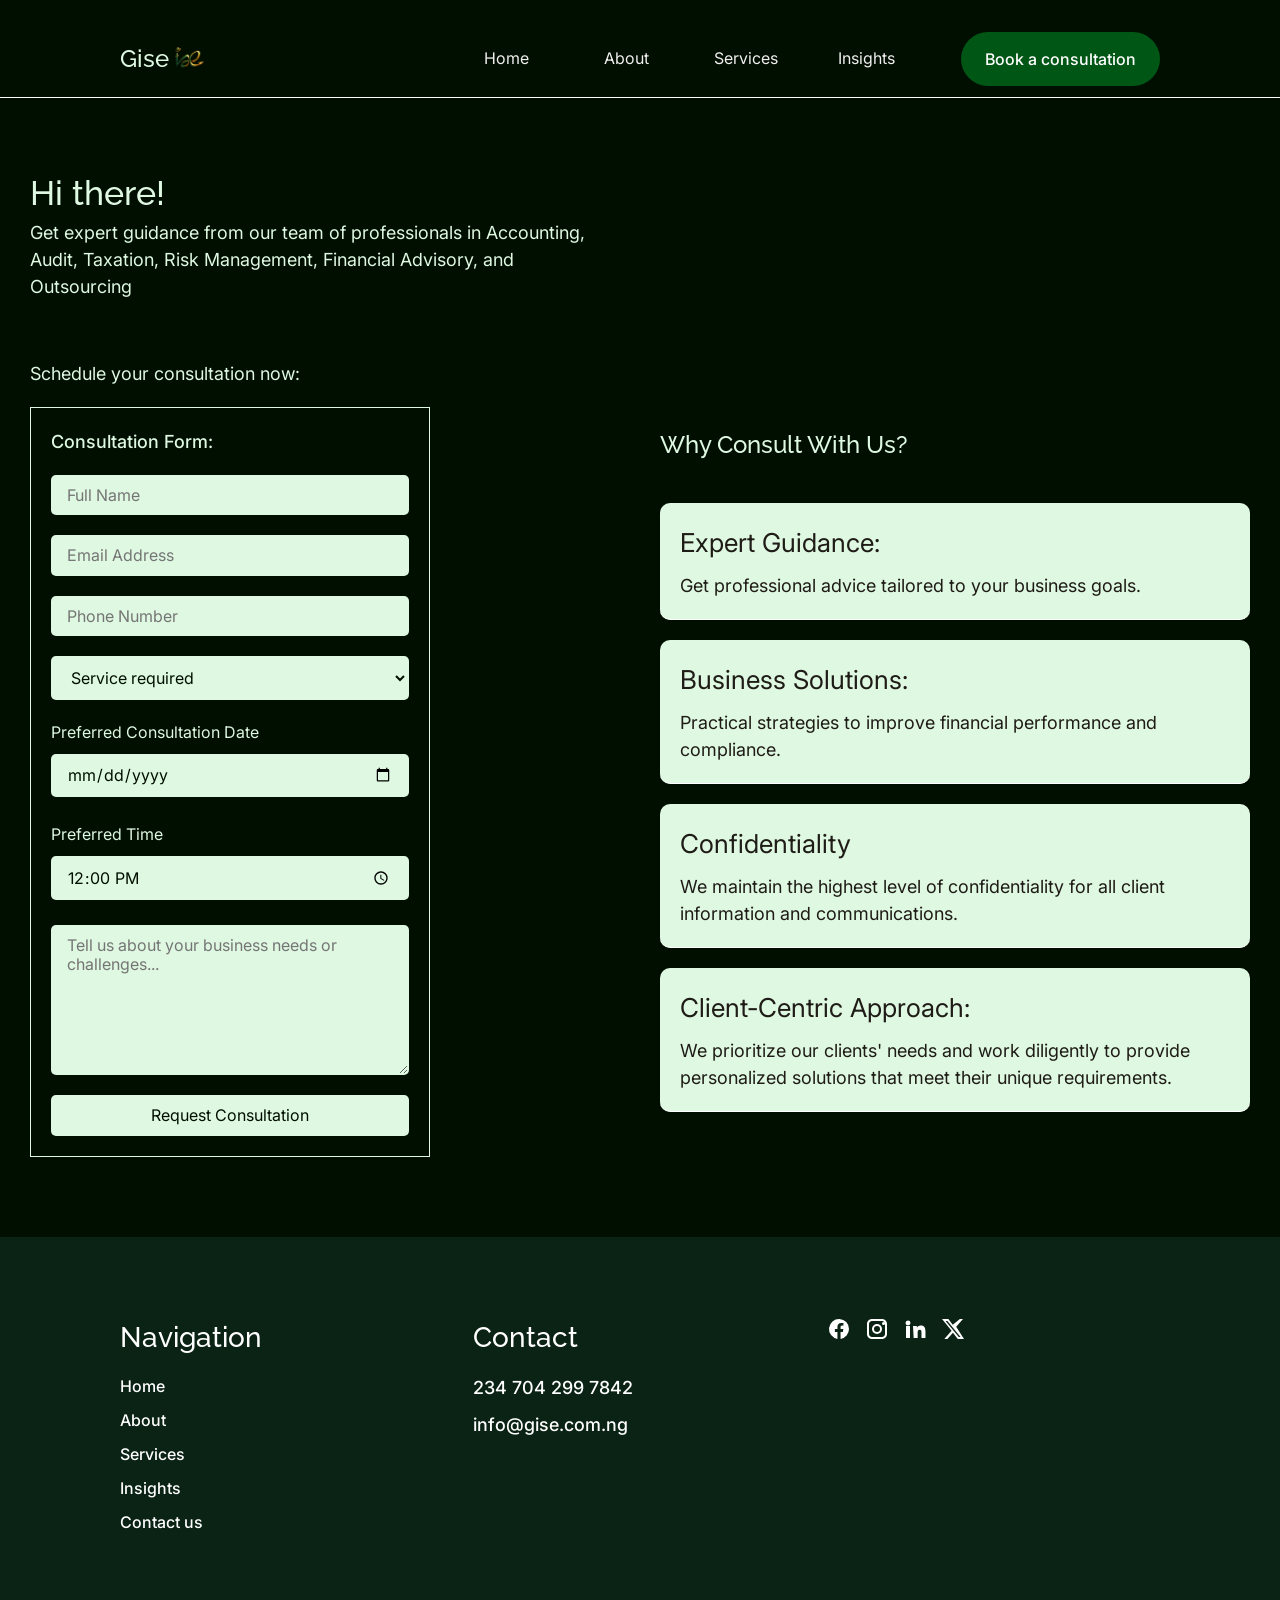
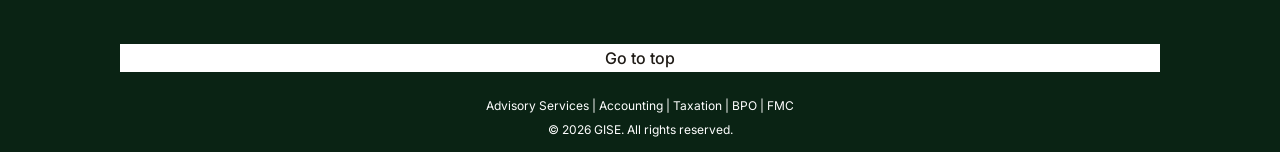
<file: pages/book-consultation.html>
<!DOCTYPE html>
<html lang="en">
<head>
    <meta charset="UTF-8">
    <meta name="viewport" content="width=device-width, initial-scale=1.0">

    <meta name="description" content="Gise provides accounting, advisory, financial, and business consulting services designed to help organizations grow with confidence.">

    <!-- Open Graph -->
    <meta property="og:title" content="Gise Advisory - Book Consultation">
    <meta property="og:description" content="A professional service group specializing in Accounting, Audit, Taxation, Risk & Financial Management consulting, and Outsourcing.">
    <meta property="og:image" content="https://ajsem.github.io/Gise-Frontend/assets/images/preview.jpg">
    <meta property="og:url" content="https://ajsem.github.io/Gise-Frontend/">
    <meta property="og:type" content="website">

    <!-- Twitter/X -->
    <meta name="twitter:card" content="summary_large_image">
    <meta name="twitter:title" content="Gise Advisory - Book Consultation">
    <meta name="twitter:description" content="A professional service group specializing in Accounting, Audit, Taxation, Risk & Financial Management consulting, and Outsourcing.">
    <meta name="twitter:image" content="https://ajsem.github.io/Gise-Frontend/assets/images/preview.jpg">

    <title>Gise Advisory - Book Consultation</title>
    <link rel="stylesheet" href="../styles/normalize.css">
    <link rel="stylesheet" href="../styles/style.css">
    <link rel="stylesheet" href="../styles/contact.css">
    <link rel="stylesheet" href="../styles/book.css">
    <link rel="icon" href="../assets/images/favicon.ico">
</head>
<body>
    <nav>
        <div class="name-logo">
            <h3 class="name">Gise</h3>
            <img src="../assets/images/logo.png" alt="logo" class="logo">
        </div>
        <div class="nav-btn">
            <span></span>
            <span></span>
            <span></span>
        </div>
        <ul class="links">
            <li><a href="../index.html">Home</a></li>
            <li><a href="about.html">About</a></li>
            <li><a href="services.html">Services</a></li>
            <li><a href="insights.html">Insights</a></li>
            <a href="contact.html" class="btn book-consultation">Book a consultation</a>
        </ul>
    </nav>

    <main class="container">
        <div class="intro">
            <h2>Hi there!</h2>
            <p>Get expert guidance from our team of professionals in Accounting, Audit, Taxation, Risk Management, Financial Advisory, and Outsourcing</p>
            <p class="instr">Schedule your consultation now:</p>
        </div>

        <div></div>
            
        <form action="https://formsubmit.co/info@gise.com.ng" method="POST" class="contact">
            <input type="text" name="Gise Form Type" value="Consultation" class="hidden">

            <div class="intro form">
                <p class="consultHead">Consultation Form:</p>
            </div>

            <input type="text" name="Client's Name" placeholder="Full Name" required>

            <input type="email" name="Client's Email" placeholder="Email Address" required>

            <input type="tel" name="Client's Phone" placeholder="Phone Number" required>

            <select name="Services Needed" id="services" required>
                <option value="" disabled selected>Service required</option>
                <option value="Audit">Audit</option>
                <option value="Bookeeping">Bookkeeping</option>
                <option value="Business Advisory">Business Advisory</option>
                <option value="Corporate Advisory">Corporate Advisory</option>
                <option value="Debt/Capital Structuring">Debt and Capital Structuring</option>
                <option value="Estate Planning">Estate Planning</option>
                <option value="Financial Management">Financial Management</option>
                <option value="Gise Innovation Commercialisation Patnership">Gise Commercialised Patnership</option>
                <option value="Payroll">Payroll</option>
                <option value="Seminars">Seminars</option>
                <option value="Tax planning">Tax planning</option>
                <option value="Transition Planning">Transition planning</option>
            </select>

            <label for="date">Preferred Consultation Date</label>
            <input type="date" id="date" name="Client's Preferred Consultation Date"  required>

            <label for="time">Preferred Time</label>
            <input type="time" id="time" name="Client's Preferred Consultation Time" value="12:00" required>

            <textarea name="Client's Message" id="" placeholder="Tell us about your business needs or challenges..." required></textarea>

            <button type="submit">Request Consultation</button>
        </form>

        <section class="our-core-values">
            <h3>Why Consult With Us?</h3>
            <ul class="core-values">
                <li>
                    <div class="title">Expert Guidance:</div>
                    <p>Get professional advice tailored to your business goals.</p>
                </li>
                <li>
                    <div class="title">Business Solutions:</div>
                    <p>Practical strategies to improve financial performance and compliance.</p>
                </li>
                <li>
                    <div class="title">Confidentiality</div>
                    <p>We maintain the highest level of confidentiality for all client information and communications.</p>
                </li>
                <li>
                    <div class="title">Client-Centric Approach:</div>
                    <p>We prioritize our clients' needs and work diligently to provide personalized solutions that meet their unique requirements.</p>
                </li>
            </ul>
        </section>
    </main>

    <footer>
        <div class="foot-nav-links">
            <h3>Navigation</h3>
            
            <ul class="links">
                <li><a href="../index.html">Home</a></li>
                <li><a href="about.html">About</a></li>
                <li><a href="services.html">Services</a></li>
                <li><a href="insights.html">Insights</a></li>
                <li><a href="contact.html" class="c-opened">Contact us</a></li>
            </ul>
        </div>

        <div class="contact">
            <h3>Contact</h3>
            <div class="contacts-list">
                <li><a class="phone" href="tel:+2347042997842">234 704 299 7842</a></li>
                <li><a href="mailto:info@gise.com.ng" class="email">info@gise.com.ng</a></li>
            </div>
        </div>

        <div class="social-media">
            <a href="https://facebook.com" target="_blank" aria-label="Facebook">
                <svg xmlns="http://www.w3.org/2000/svg" width="24" height="24" fill="currentColor" viewBox="0 0 24 24">
                  <path d="M22 12a10 10 0 1 0-11.56 9.88v-6.99H7.9V12h2.54V9.8c0-2.5 1.5-3.88 3.77-3.88 1.1 0 2.24.2 2.24.2v2.46h-1.26c-1.24 0-1.63.77-1.63 1.56V12h2.78l-.44 2.89h-2.34v6.99A10 10 0 0 0 22 12"/>
                </svg>
            </a>

            <a href="https://instagram.com" target="_blank" aria-label="Instagram">
                <svg xmlns="http://www.w3.org/2000/svg" width="24" height="24" fill="currentColor" viewBox="0 0 24 24">
                  <path d="M7 2C4.24 2 2 4.24 2 7v10c0 2.76 2.24 5 5 5h10c2.76 0 5-2.24 5-5V7c0-2.76-2.24-5-5-5zm0 2h10c1.65 0 3 1.35 3 3v10c0 1.65-1.35 3-3 3H7c-1.65 0-3-1.35-3-3V7c0-1.65 1.35-3 3-3m11.5 1a1.5 1.5 0 1 0 0 3 1.5 1.5 0 0 0 0-3M12 7a5 5 0 1 0 0 10 5 5 0 0 0 0-10m0 2a3 3 0 1 1 0 6 3 3 0 0 1 0-6"/>
                </svg>
            </a>

            <a href="https://linkedin.com" target="_blank" aria-label="LinkedIn">
                <svg xmlns="http://www.w3.org/2000/svg" width="24" height="24" fill="currentColor" viewBox="0 0 24 24">
                  <path d="M4.98 3.5A2.48 2.48 0 1 0 5 8.46 2.48 2.48 0 0 0 4.98 3.5M3 9h4v12H3zm7 0h3.83v1.64h.05c.53-1 1.84-2.06 3.79-2.06 4.05 0 4.8 2.67 4.8 6.14V21h-4v-5.34c0-1.27-.02-2.9-1.77-2.9s-2.04 1.38-2.04 2.8V21h-4z"/>
                </svg>
            </a>

            <a href="https://x.com" target="_blank" aria-label="X">
                <svg xmlns="http://www.w3.org/2000/svg" width="24" height="24" fill="currentColor" viewBox="0 0 24 24">
                    <path d="M18.9 2H22l-6.8 7.77L23 22h-6.2l-4.85-6.35L6.4 22H3.3l7.27-8.3L1 2h6.35l4.38 5.8zm-1.1 18h1.72L6.42 3.9H4.58z"/>
                </svg>
            </a>
        </div>

        <a href="#top" class="back-top">Go to top</a>

        <div class="copyright">
            <p>Advisory Services | Accounting | Taxation | BPO | FMC</p>
            <p >&copy <span class="year"></span> GISE. All rights reserved.</p>
        </div>
    </footer>

    <script type="module" src="../scripts/page/index.js"></script>
</body>
</html>
</file>
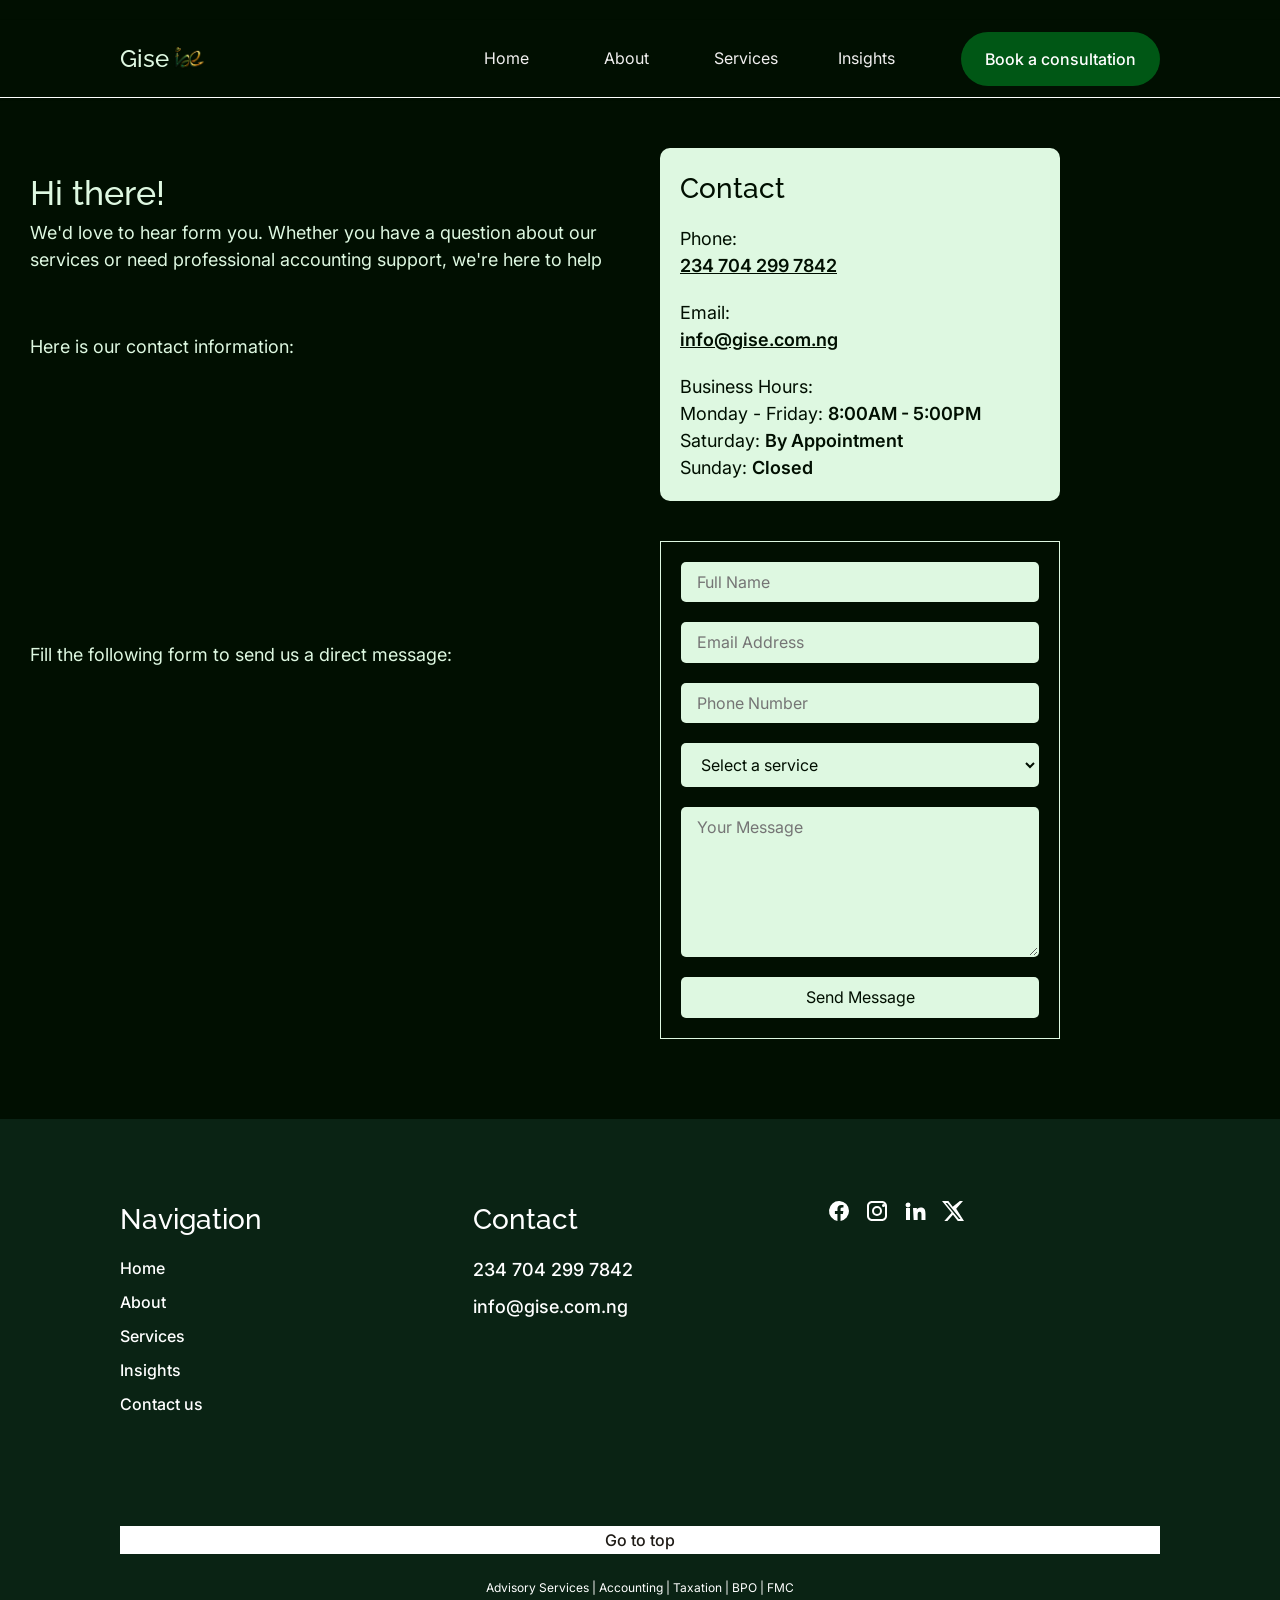
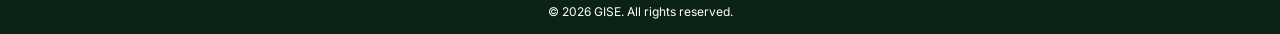
<file: pages/contact.html>
<!DOCTYPE html>
<html lang="en">
<head>
    <meta charset="UTF-8">
    <meta name="viewport" content="width=device-width, initial-scale=1.0">

    <meta name="description" content="Gise provides accounting, advisory, financial, and business consulting services designed to help organizations grow with confidence.">

    <!-- Open Graph -->
    <meta property="og:title" content="Gise Advisory - Contact Us">
    <meta property="og:description" content="A professional service group specializing in Accounting, Audit, Taxation, Risk & Financial Management consulting, and Outsourcing.">
    <meta property="og:image" content="https://ajsem.github.io/Gise-Frontend/assets/images/preview.jpg">
    <meta property="og:url" content="https://ajsem.github.io/Gise-Frontend/">
    <meta property="og:type" content="website">

    <!-- Twitter/X -->
    <meta name="twitter:card" content="summary_large_image">
    <meta name="twitter:title" content="Gise Advisory - Contact Us">
    <meta name="twitter:description" content="A professional service group specializing in Accounting, Audit, Taxation, Risk & Financial Management consulting, and Outsourcing.">
    <meta name="twitter:image" content="https://ajsem.github.io/Gise-Frontend/assets/images/preview.jpg">

    <title>Gise Advisory - Contact Us</title>
    <link rel="stylesheet" href="../styles/normalize.css">
    <link rel="stylesheet" href="../styles/style.css">
    <link rel="stylesheet" href="../styles/contact.css">
    <link rel="icon" href="../assets/images/favicon.ico">
</head>
<body>
    <nav>
        <div class="name-logo">
            <h3 class="name">Gise</h3>
            <img src="../assets/images/logo.png" alt="logo" class="logo">
        </div>
        <div class="nav-btn">
            <span></span>
            <span></span>
            <span></span>
        </div>
        <ul class="links">
            <li><a href="../index.html">Home</a></li>
            <li><a href="about.html">About</a></li>
            <li><a href="services.html">Services</a></li>
            <li><a href="insights.html">Insights</a></li>
            <a href="book-consultation.html" class="btn book-consultation">Book a consultation</a>
        </ul>
    </nav>

    <main class="container">
        <div class="intro">
            <h2>Hi there!</h2>
            <p>We'd love to hear form you. Whether you have a question about our services or need professional accounting support, we're here to help</p>
            <p class="instr">Here is our contact information:</p>
        </div>
        <div class="contact">
            <h3>Contact</h3>
            <div class="contacts-list">
                <div class="group">
                    <p>Phone:</p>
                    <a class="phone" href="tel:+2347042997842">234 704 299 7842</a>
                </div>
                <div class="group">
                    <p>Email:</p>
                    <a href="mailto:info@gise.com.ng" class="email">info@gise.com.ng</a>
                </div>
                <div class="group">
                    <p>Business Hours:</p>
                    <div>Monday - Friday: <span>8:00AM - 5:00PM</span></div>
                    <div>Saturday: <span>By Appointment</span></div>
                    <div>Sunday: <span>Closed</span></div>
                </div>
            </div>
        </div>

        <div class="intro form">
            <p class="instr">Fill the following form to send us a direct message:</p>
        </div>
            
        <form action="https://formsubmit.co/info@gise.com.ng" method="POST" class="contact">
            <input type="text" name="Gise Form Type" value="Inquiry/Contact" class="hidden">

            <input type="text" name="Client's Name" placeholder="Full Name" required>

            <input type="email" name="Client's Email" placeholder="Email Address" required>

            <input type="tel" name="Client's Phone Number" placeholder="Phone Number" required>

            <select name="Services Needed" id="services" required>
                <option value="" disabled selected>Select a service</option>
                <option value="Audit">Audit</option>
                <option value="Bookeeping">Bookkeeping</option>
                <option value="Business Advisory">Business Advisory</option>
                <option value="Corporate Advisory">Corporate Advisory</option>
                <option value="Debt/Capital Structuring">Debt and Capital Structuring</option>
                <option value="Estate Planning">Estate Planning</option>
                <option value="Financial Management">Financial Management</option>
                <option value="Gise Innovation Commercialisation Patnership">Gise Commercialised Patnership</option>
                <option value="Payroll">Payroll</option>
                <option value="Seminars">Seminars</option>
                <option value="Tax planning">Tax planning</option>
                <option value="Transition Planning">Transition planning</option>
            </select>

            <textarea name="Client's Message" id="" placeholder="Your Message" required></textarea>

            <button type="submit">Send Message</button>
        </form>
    </main>

    <footer>
        <div class="foot-nav-links">
            <h3>Navigation</h3>
            
            <ul class="links">
                <li><a href="../index.html">Home</a></li>
                <li><a href="about.html">About</a></li>
                <li><a href="services.html">Services</a></li>
                <li><a href="insights.html">Insights</a></li>
                <li><a href="contact.html" class="c-opened">Contact us</a></li>
            </ul>
        </div>

        <div class="contact">
            <h3>Contact</h3>
            <div class="contacts-list">
                <li><a class="phone" href="tel:+2347042997842">234 704 299 7842</a></li>
                <li><a href="mailto:info@gise.com.ng" class="email">info@gise.com.ng</a></li>
            </div>
        </div>

        <div class="social-media">
            <a href="https://facebook.com" target="_blank" aria-label="Facebook">
                <svg xmlns="http://www.w3.org/2000/svg" width="24" height="24" fill="currentColor" viewBox="0 0 24 24">
                  <path d="M22 12a10 10 0 1 0-11.56 9.88v-6.99H7.9V12h2.54V9.8c0-2.5 1.5-3.88 3.77-3.88 1.1 0 2.24.2 2.24.2v2.46h-1.26c-1.24 0-1.63.77-1.63 1.56V12h2.78l-.44 2.89h-2.34v6.99A10 10 0 0 0 22 12"/>
                </svg>
            </a>

            <a href="https://instagram.com" target="_blank" aria-label="Instagram">
                <svg xmlns="http://www.w3.org/2000/svg" width="24" height="24" fill="currentColor" viewBox="0 0 24 24">
                  <path d="M7 2C4.24 2 2 4.24 2 7v10c0 2.76 2.24 5 5 5h10c2.76 0 5-2.24 5-5V7c0-2.76-2.24-5-5-5zm0 2h10c1.65 0 3 1.35 3 3v10c0 1.65-1.35 3-3 3H7c-1.65 0-3-1.35-3-3V7c0-1.65 1.35-3 3-3m11.5 1a1.5 1.5 0 1 0 0 3 1.5 1.5 0 0 0 0-3M12 7a5 5 0 1 0 0 10 5 5 0 0 0 0-10m0 2a3 3 0 1 1 0 6 3 3 0 0 1 0-6"/>
                </svg>
            </a>

            <a href="https://linkedin.com" target="_blank" aria-label="LinkedIn">
                <svg xmlns="http://www.w3.org/2000/svg" width="24" height="24" fill="currentColor" viewBox="0 0 24 24">
                  <path d="M4.98 3.5A2.48 2.48 0 1 0 5 8.46 2.48 2.48 0 0 0 4.98 3.5M3 9h4v12H3zm7 0h3.83v1.64h.05c.53-1 1.84-2.06 3.79-2.06 4.05 0 4.8 2.67 4.8 6.14V21h-4v-5.34c0-1.27-.02-2.9-1.77-2.9s-2.04 1.38-2.04 2.8V21h-4z"/>
                </svg>
            </a>

            <a href="https://x.com" target="_blank" aria-label="X">
                <svg xmlns="http://www.w3.org/2000/svg" width="24" height="24" fill="currentColor" viewBox="0 0 24 24">
                    <path d="M18.9 2H22l-6.8 7.77L23 22h-6.2l-4.85-6.35L6.4 22H3.3l7.27-8.3L1 2h6.35l4.38 5.8zm-1.1 18h1.72L6.42 3.9H4.58z"/>
                </svg>
            </a>
        </div>

        <a href="#top" class="back-top">Go to top</a>

        <div class="copyright">
            <p>Advisory Services | Accounting | Taxation | BPO | FMC</p>
            <p >&copy <span class="year"></span> GISE. All rights reserved.</p>
        </div>
    </footer>

    <script type="module" src="../scripts/page/index.js"></script>
</body>
</html>
</file>
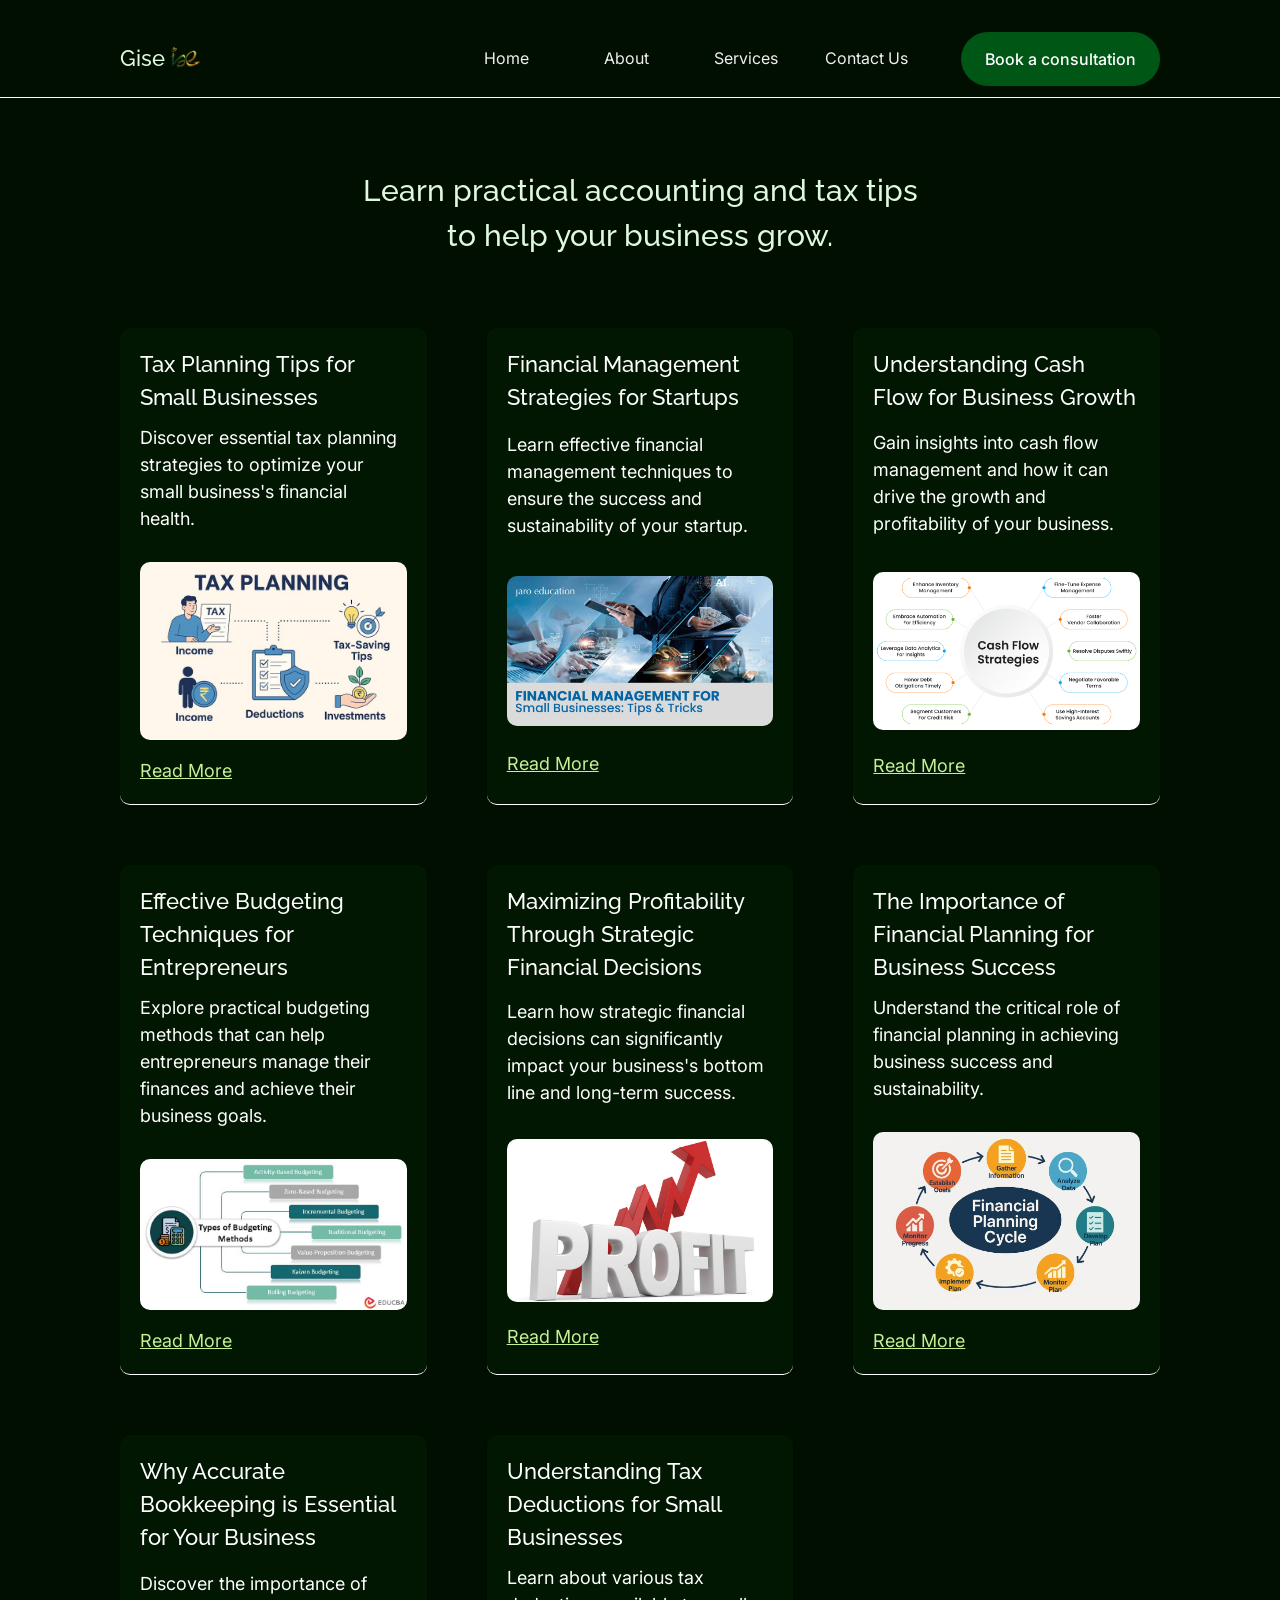
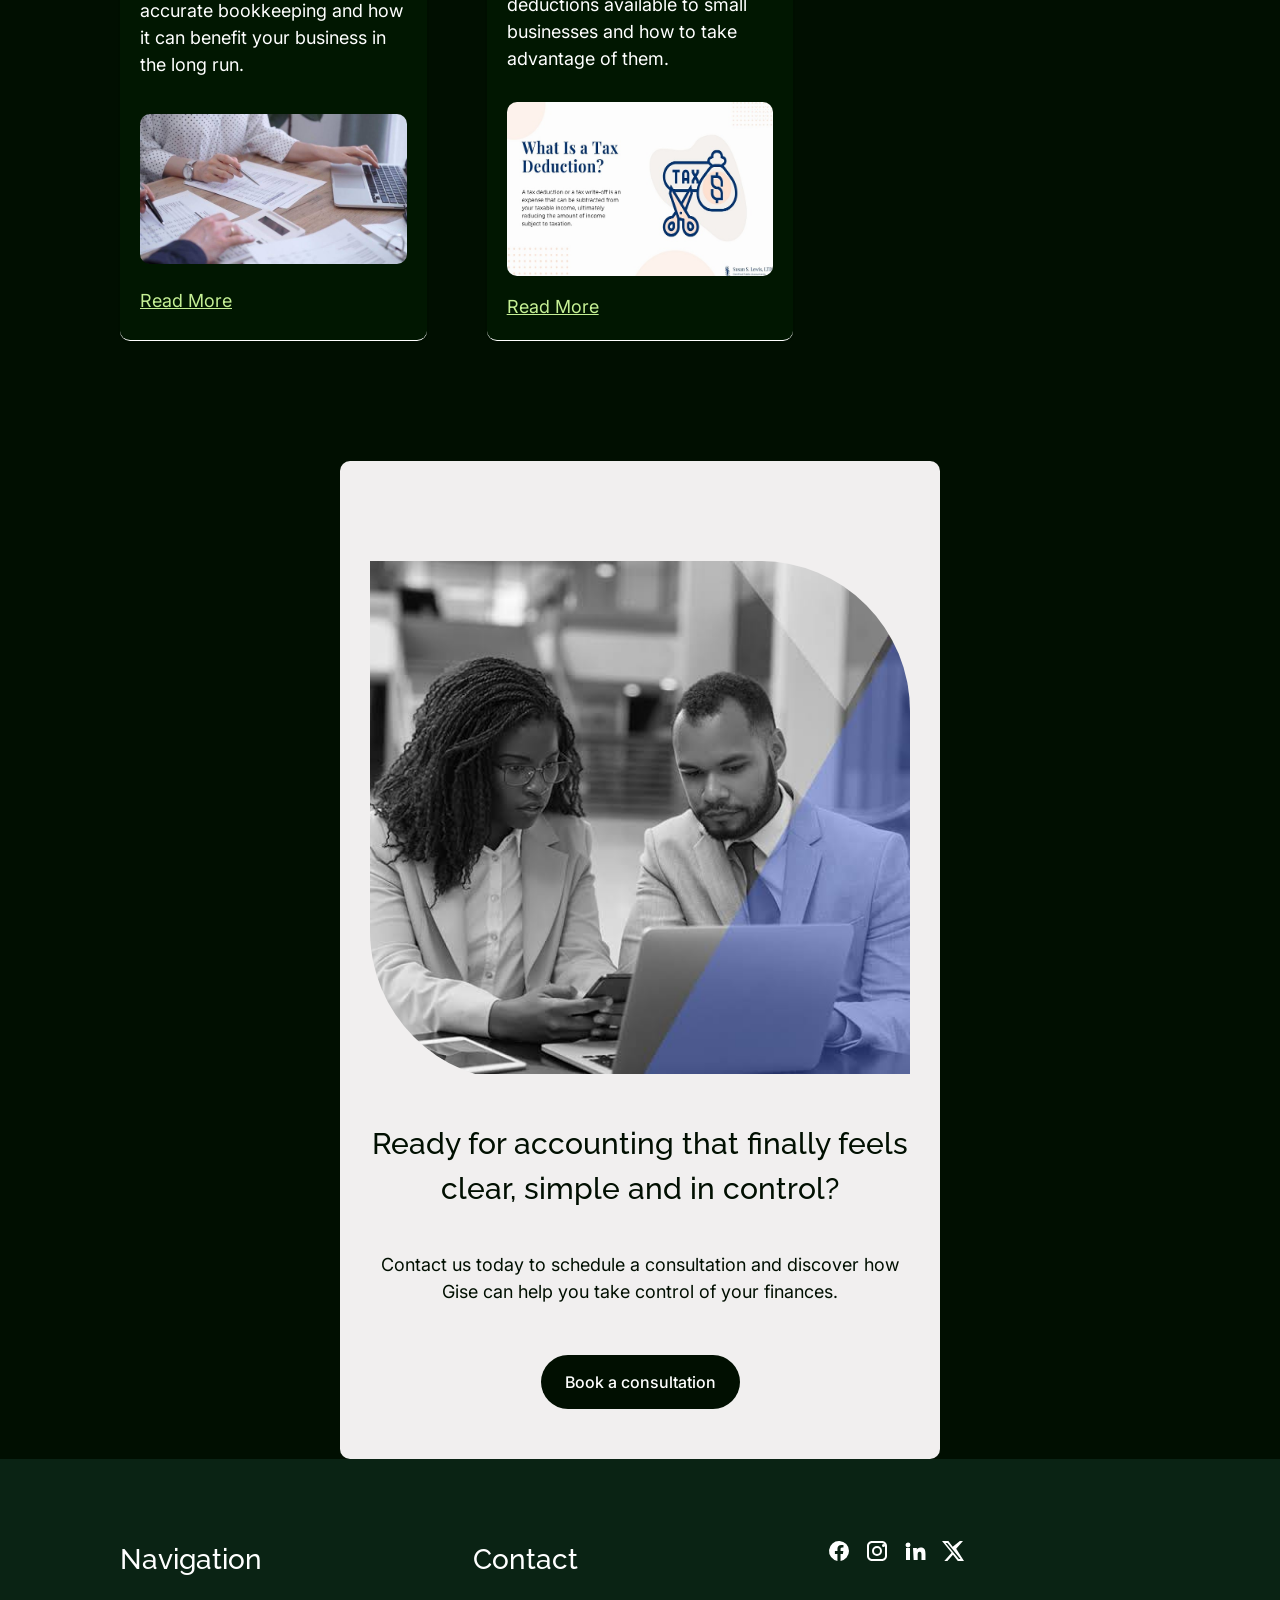
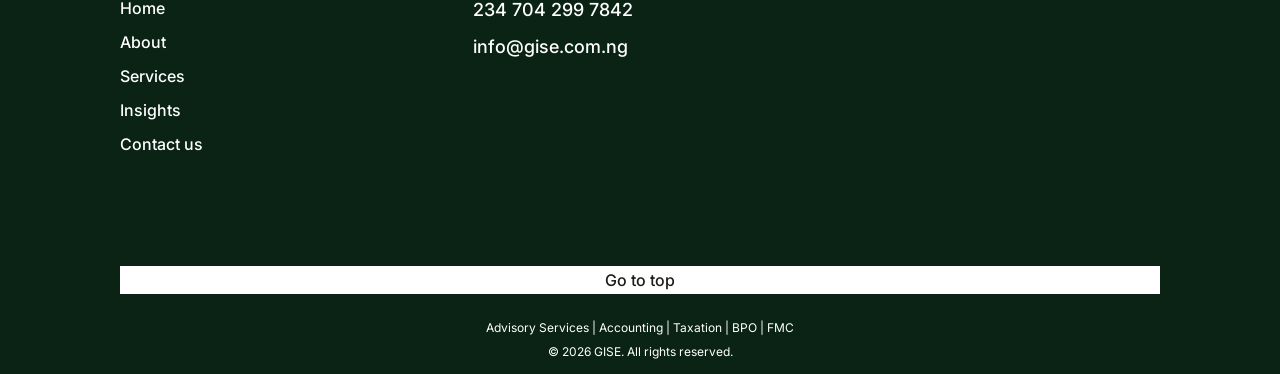
<file: pages/insights.html>
<!DOCTYPE html>
<html lang="en">
<head>
    <meta charset="UTF-8">
    <meta name="viewport" content="width=device-width, initial-scale=1.0">

    <meta name="description" content="Gise provides accounting, advisory, financial, and business consulting services designed to help organizations grow with confidence.">

    <!-- Open Graph -->
    <meta property="og:title" content="Gise Advisory - Insights">
    <meta property="og:description" content="A professional service group specializing in Accounting, Audit, Taxation, Risk & Financial Management consulting, and Outsourcing.">
    <meta property="og:image" content="https://ajsem.github.io/Gise-Frontend/assets/images/preview.jpg">
    <meta property="og:url" content="https://ajsem.github.io/Gise-Frontend/">
    <meta property="og:type" content="website">

    <!-- Twitter/X -->
    <meta name="twitter:card" content="summary_large_image">
    <meta name="twitter:title" content="Gise Advisory - Insights">
    <meta name="twitter:description" content="A professional service group specializing in Accounting, Audit, Taxation, Risk & Financial Management consulting, and Outsourcing.">
    <meta name="twitter:image" content="https://ajsem.github.io/Gise-Frontend/assets/images/preview.jpg">
    
    <title>Gise Advisory - Insights</title>
    <link rel="stylesheet" href="../styles/normalize.css">
    <link rel="stylesheet" href="../styles/style.css">
    <link rel="stylesheet" href="../styles/insights.css">
    <link rel="icon" href="../assets/images/favicon.ico">
</head>
<body>
    <nav>
        <div class="name-logo">
            <h3 class="name">Gise</h3>
            <img src="../assets/images/logo.png" alt="logo" class="logo">
        </div>
        <div class="nav-btn">
            <span></span>
            <span></span>
            <span></span>
        </div>
        <ul class="links">
            <li><a href="../index.html">Home</a></li>
            <li><a href="about.html">About</a></li>
            <li><a href="services.html">Services</a></li>
            <li><a href="contact.html">Contact us</a></li>
            <a href="book-consultation.html" class="btn book-consultation">Book a consultation</a>
        </ul>
    </nav>

    <main class="container">
        <h2 class="head">Learn practical accounting and tax tips <br>to help your business grow.</h2>

        <section class="insights">
            <div class="insight">
                <h3>Tax Planning Tips for Small Businesses</h3>
                <p class="brief-descript">Discover essential tax planning strategies to optimize your small business's financial health.</p>
                <div class="img-container"><img src="../assets/images/tax-planning.jpg" alt="Tax Planning"></div>
                <a href="./insights/tax-planning-tips.html" class="btn about-us">Read More</a>
            </div>
            <div class="insight">
                <h3>Financial Management Strategies for Startups</h3>
                <p class="brief-descript">Learn effective financial management techniques to ensure the success and sustainability of your startup.</p>
                <div class="img-container"><img src="../assets/images/financial-management.jpg" alt="Financial Management"></div>
                <a href="./insights/financial-management-strategies.html" class="btn about-us">Read More</a>
            </div>
            <div class="insight">
                <h3>Understanding Cash Flow for Business Growth</h3>
                <p class="brief-descript">Gain insights into cash flow management and how it can drive the growth and profitability of your business.</p>
                <div class="img-container"><img src="../assets/images/cash-flow.jpg" alt="Cash Flow"></div>
                <a href="./insights/understanding-cash-flow.html" class="btn about-us">Read More</a>
            </div>
            <div class="insight">
                <h3>Effective Budgeting Techniques for Entrepreneurs</h3>
                <p class="brief-descript">Explore practical budgeting methods that can help entrepreneurs manage their finances and achieve their business goals.</p>
                <div class="img-container"><img src="../assets/images/budgeting.jpg" alt="Budgeting"></div>
                <a href="./insights/effective-budgeting-techniques.html" class="btn about-us">Read More</a>
            </div>
            <div class="insight">
                <h3>Maximizing Profitability Through Strategic Financial Decisions</h3>
                <p class="brief-descript">Learn how strategic financial decisions can significantly impact your business's bottom line and long-term success.</p>
                <div class="img-container"><img src="../assets/images/profitability.jpg" alt="Profitability"></div>
                <a href="./insights/maximizing-profitability.html" class="btn about-us">Read More</a>  
            </div>
            <div class="insight">
                <h3>The Importance of Financial Planning for Business Success</h3>
                <p class="brief-descript">Understand the critical role of financial planning in achieving business success and sustainability.</p>
                <div class="img-container"><img src="../assets/images/financial-planning.jpg" alt="Financial Planning"></div>
                <a href="./insights/importance-of-financial-planning.html" class="btn about-us">Read More</a>
            </div>
            <div class="insight">
                <h3>Why Accurate Bookkeeping is Essential for Your Business</h3>
                <p class="brief-descript">Discover the importance of accurate bookkeeping and how it can benefit your business in the long run.</p>
                <div class="img-container"><img src="../assets/images/bookkeeping.jpg" alt="Bookkeeping"></div>
                <a href="./insights/why-accurate-bookkeeping-is-essential.html" class="btn about-us">Read More</a>
            </div>
            <div class="insight">
                <h3>Understanding Tax Deductions for Small Businesses</h3>
                <p class="brief-descript">Learn about various tax deductions available to small businesses and how to take advantage of them.</p>
                <div class="img-container"><img src="../assets/images/tax-deductions.jpg" alt="Tax Deductions"></div>
                <a href="./insights/understanding-tax-deductions.html" class="btn about-us">Read More</a>
            </div>
        </section>
        


        <section class="book-now">
            <div class="readyImage"><img src="../assets/images/ready-for-image.jpg" alt="Front Image"></div>
            <h2>Ready for accounting that finally feels clear, simple and in control?</h2>
            <p>Contact us today to schedule a consultation and discover how Gise can help you take control of your finances.</p>
            <a href="./book-consultation.html" class="btn book-consultation">Book a consultation</a>
        </section>
    </main>

    <footer>
        <div class="foot-nav-links">
            <h3>Navigation</h3>
            
            <ul class="links">
                <li><a href="../index.html">Home</a></li>
                <li><a href="about.html">About</a></li>
                <li><a href="services.html">Services</a></li>
                <li><a href="insights.html" class="c-opened">Insights</a></li>
                <li><a href="contact.html">Contact us</a></li>
            </ul>
        </div>

        <div class="contact">
            <h3>Contact</h3>
            <div class="contacts-list">
                <li><a class="phone" href="tel:+2347042997842">234 704 299 7842</a></li>
                <li><a href="mailto:info@gise.com.ng" class="email">info@gise.com.ng</a></li>
            </div>
        </div>

        <div class="social-media">
            <a href="https://facebook.com" target="_blank" aria-label="Facebook">
                <svg xmlns="http://www.w3.org/2000/svg" width="24" height="24" fill="currentColor" viewBox="0 0 24 24">
                  <path d="M22 12a10 10 0 1 0-11.56 9.88v-6.99H7.9V12h2.54V9.8c0-2.5 1.5-3.88 3.77-3.88 1.1 0 2.24.2 2.24.2v2.46h-1.26c-1.24 0-1.63.77-1.63 1.56V12h2.78l-.44 2.89h-2.34v6.99A10 10 0 0 0 22 12"/>
                </svg>
            </a>

            <a href="https://instagram.com" target="_blank" aria-label="Instagram">
                <svg xmlns="http://www.w3.org/2000/svg" width="24" height="24" fill="currentColor" viewBox="0 0 24 24">
                  <path d="M7 2C4.24 2 2 4.24 2 7v10c0 2.76 2.24 5 5 5h10c2.76 0 5-2.24 5-5V7c0-2.76-2.24-5-5-5zm0 2h10c1.65 0 3 1.35 3 3v10c0 1.65-1.35 3-3 3H7c-1.65 0-3-1.35-3-3V7c0-1.65 1.35-3 3-3m11.5 1a1.5 1.5 0 1 0 0 3 1.5 1.5 0 0 0 0-3M12 7a5 5 0 1 0 0 10 5 5 0 0 0 0-10m0 2a3 3 0 1 1 0 6 3 3 0 0 1 0-6"/>
                </svg>
            </a>

            <a href="https://linkedin.com" target="_blank" aria-label="LinkedIn">
                <svg xmlns="http://www.w3.org/2000/svg" width="24" height="24" fill="currentColor" viewBox="0 0 24 24">
                  <path d="M4.98 3.5A2.48 2.48 0 1 0 5 8.46 2.48 2.48 0 0 0 4.98 3.5M3 9h4v12H3zm7 0h3.83v1.64h.05c.53-1 1.84-2.06 3.79-2.06 4.05 0 4.8 2.67 4.8 6.14V21h-4v-5.34c0-1.27-.02-2.9-1.77-2.9s-2.04 1.38-2.04 2.8V21h-4z"/>
                </svg>
            </a>

            <a href="https://x.com" target="_blank" aria-label="X">
                <svg xmlns="http://www.w3.org/2000/svg" width="24" height="24" fill="currentColor" viewBox="0 0 24 24">
                    <path d="M18.9 2H22l-6.8 7.77L23 22h-6.2l-4.85-6.35L6.4 22H3.3l7.27-8.3L1 2h6.35l4.38 5.8zm-1.1 18h1.72L6.42 3.9H4.58z"/>
                </svg>
            </a>
        </div>
        
        <a href="#top" class="back-top">Go to top</a>

        <div class="copyright">
            <p>Advisory Services | Accounting | Taxation | BPO | FMC</p>
            <p >&copy <span class="year"></span> GISE. All rights reserved.</p>
        </div>
    </footer>

    <script type="module" src="../scripts/page/index.js"></script>
</body>
</html>
</file>
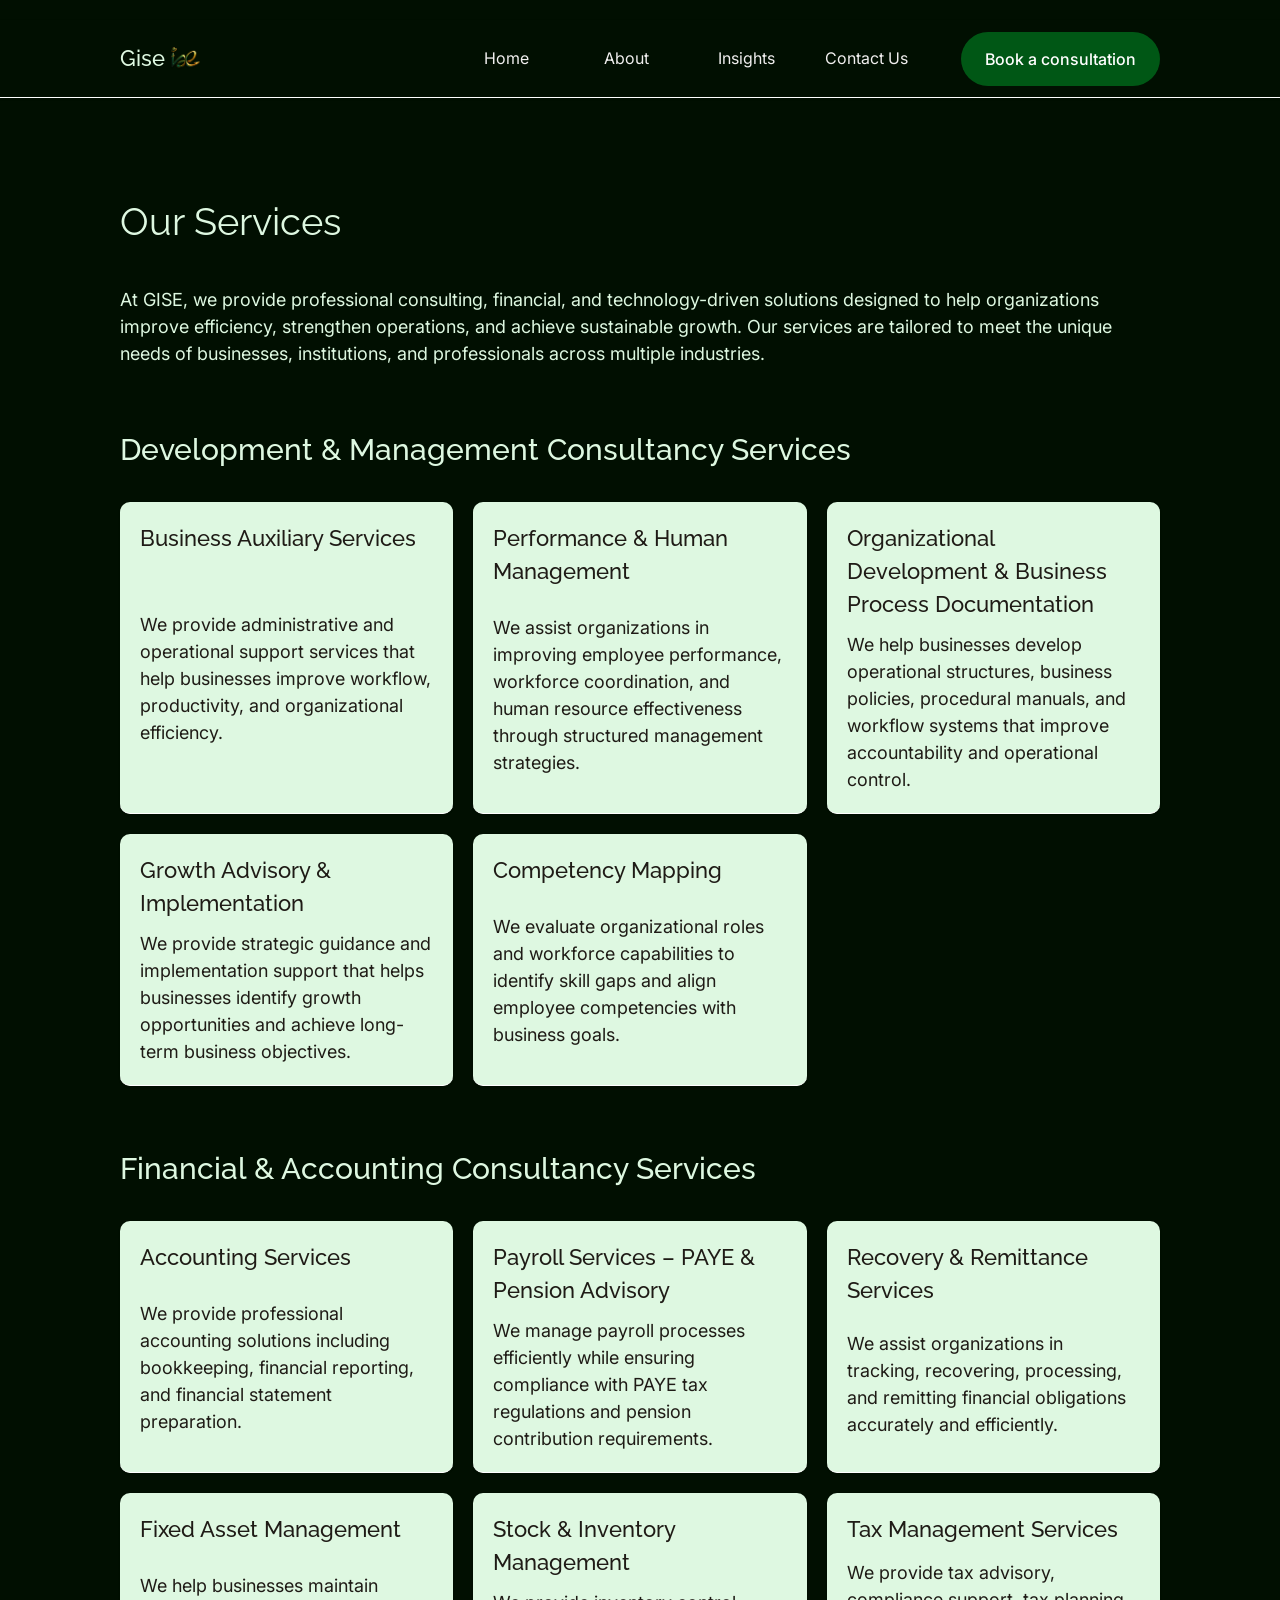
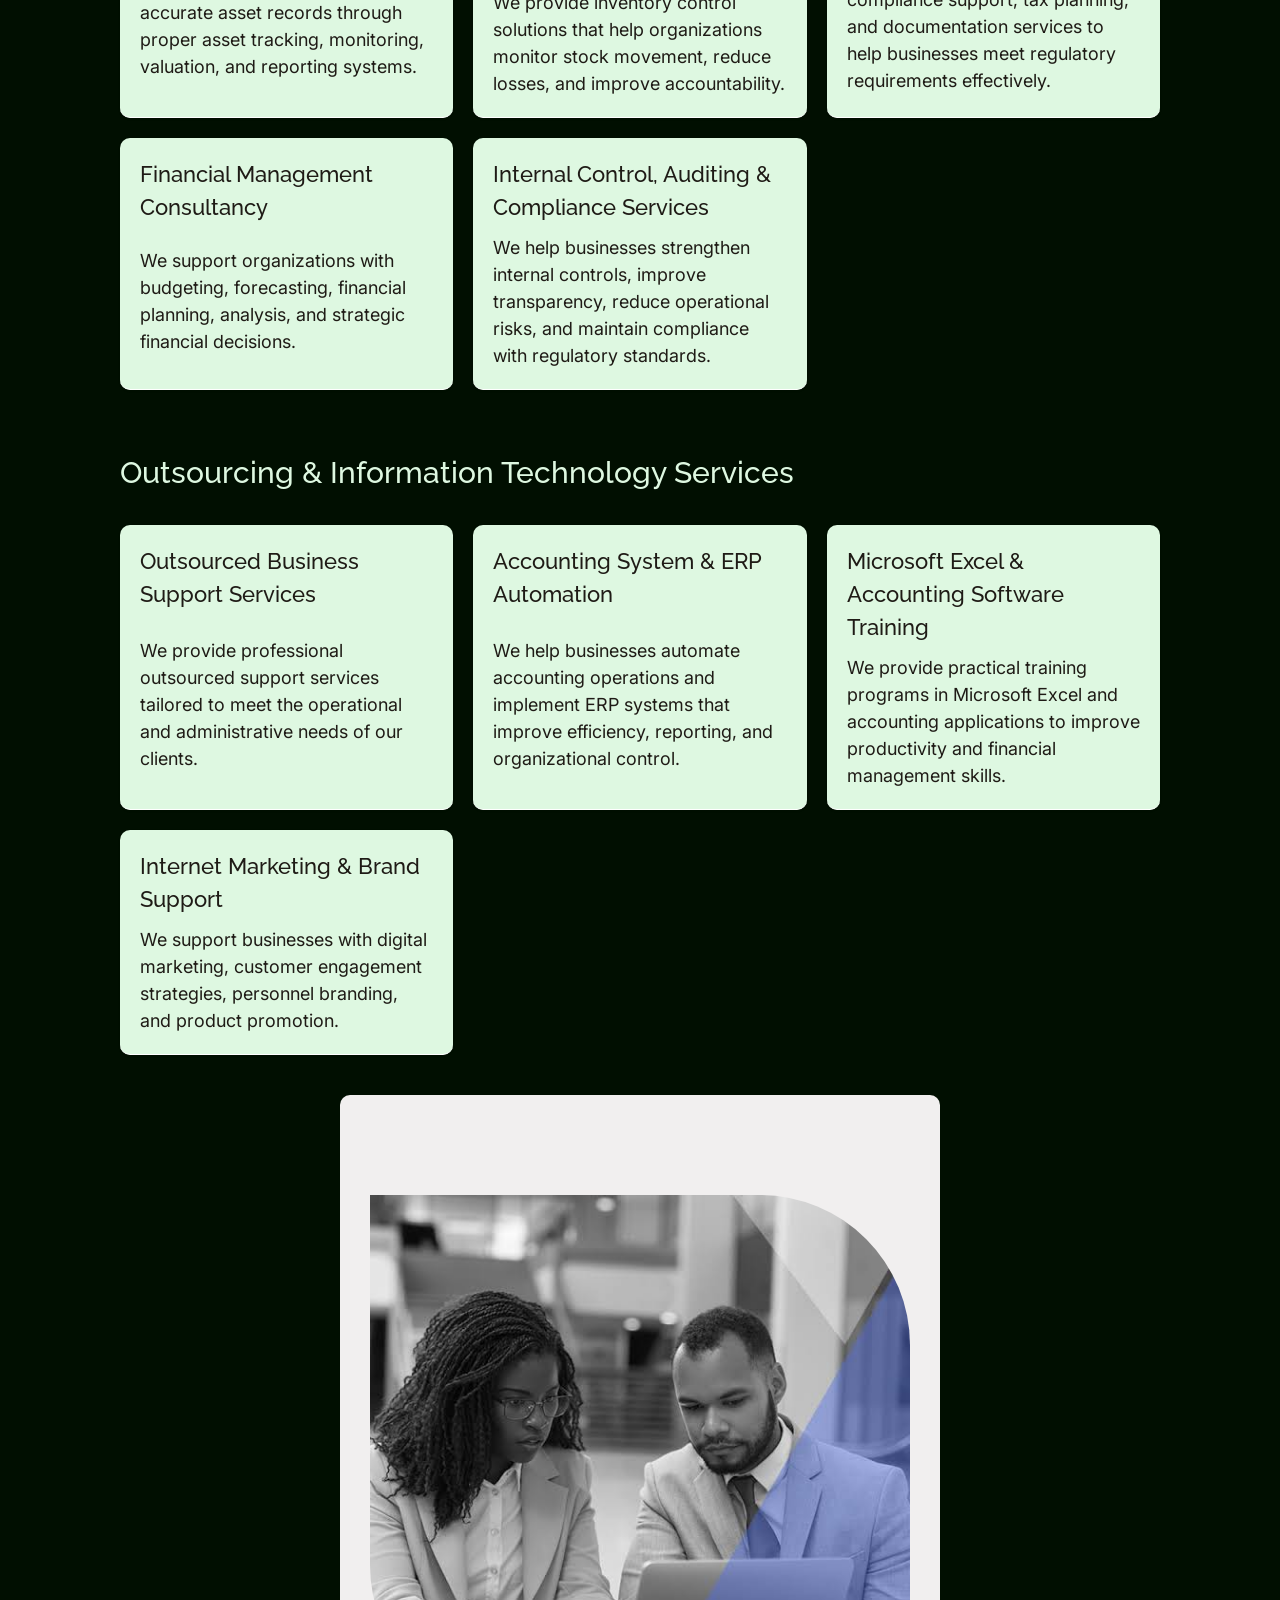
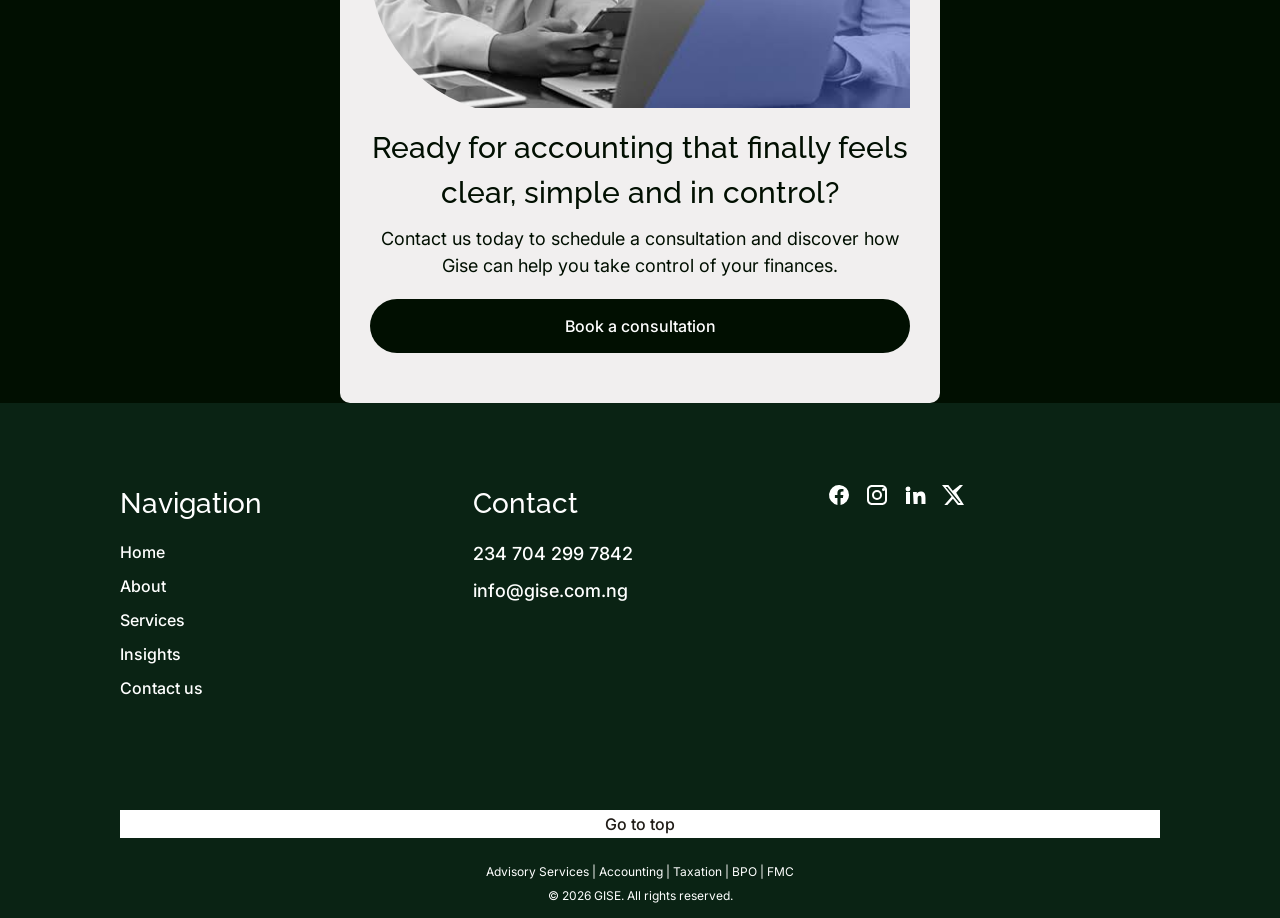
<file: pages/services.html>
<!DOCTYPE html>
<html lang="en">
<head>
    <meta charset="UTF-8">
    <meta name="viewport" content="width=device-width, initial-scale=1.0">

    <meta name="description" content="Gise provides accounting, advisory, financial, and business consulting services designed to help organizations grow with confidence.">

    <!-- Open Graph -->
    <meta property="og:title" content="Gise Advisory - Services">
    <meta property="og:description" content="A professional service group specializing in Accounting, Audit, Taxation, Risk & Financial Management consulting, and Outsourcing.">
    <meta property="og:image" content="https://ajsem.github.io/Gise-Frontend/assets/images/preview.jpg">
    <meta property="og:url" content="https://ajsem.github.io/Gise-Frontend/">
    <meta property="og:type" content="website">

    <!-- Twitter/X -->
    <meta name="twitter:card" content="summary_large_image">
    <meta name="twitter:title" content="Gise Advisory - Services">
    <meta name="twitter:description" content="A professional service group specializing in Accounting, Audit, Taxation, Risk & Financial Management consulting, and Outsourcing.">
    <meta name="twitter:image" content="https://ajsem.github.io/Gise-Frontend/assets/images/preview.jpg">
    
    <title>Gise Advisory - Services</title>
    <link rel="stylesheet" href="../styles/normalize.css">
    <link rel="stylesheet" href="../styles/style.css">
    <link rel="stylesheet" href="../styles/services.css">
    <link rel="icon" href="../assets/images/favicon.ico">
</head>
<body>
    <nav>
        <div class="name-logo">
            <h3 class="name">Gise</h3>
            <img src="../assets/images/logo.png" alt="logo" class="logo">
        </div>
        <div class="nav-btn">
            <span></span>
            <span></span>
            <span></span>
        </div>
        <ul class="links">
            <li><a href="../index.html">Home</a></li>
            <li><a href="about.html">About</a></li>
            <li><a href="insights.html">Insights</a></li>
            <li><a href="contact.html">Contact us</a></li>
            <a href="book-consultation.html" class="btn book-consultation">Book a consultation</a>
        </ul>
    </nav>

    <main class="container">
        <section class="services-page">
            <h1>Our Services</h1>

            <p>
                At GISE, we provide professional consulting, financial, and
                technology-driven solutions designed to help organizations improve
                efficiency, strengthen operations, and achieve sustainable growth.
                Our services are tailored to meet the unique needs of businesses,
                institutions, and professionals across multiple industries.
            </p>

            <!-- Development & Management Consultancy -->
            <div class="service-category">
                <h2>Development & Management Consultancy Services</h2>

                <div class="services">
                        <div class="service">
                        <h3>Business Auxiliary Services</h3>
                        <p>
                            We provide administrative and operational support services
                            that help businesses improve workflow, productivity, and
                            organizational efficiency.
                        </p>
                    </div>

                    <div class="service">
                        <h3>Performance & Human Management</h3>
                        <p>
                            We assist organizations in improving employee performance,
                            workforce coordination, and human resource effectiveness
                            through structured management strategies.
                        </p>
                    </div>

                    <div class="service">
                        <h3>Organizational Development & Business Process Documentation</h3>
                        <p>
                            We help businesses develop operational structures, business
                            policies, procedural manuals, and workflow systems that
                            improve accountability and operational control.
                        </p>
                    </div>

                    <div class="service">
                        <h3>Growth Advisory & Implementation</h3>
                        <p>
                            We provide strategic guidance and implementation support
                            that helps businesses identify growth opportunities and
                            achieve long-term business objectives.
                        </p>
                    </div>

                    <div class="service">
                        <h3>Competency Mapping</h3>
                        <p>
                            We evaluate organizational roles and workforce capabilities
                            to identify skill gaps and align employee competencies with
                            business goals.
                        </p>
                    </div>
                </div>
            </div>

            <!-- Financial & Accounting Consultancy -->
            <div class="service-category">
                <h2>Financial & Accounting Consultancy Services</h2>

                <div class="services">
                        <div class="service">
                        <h3>Accounting Services</h3>
                        <p>
                            We provide professional accounting solutions including
                            bookkeeping, financial reporting, and financial statement
                            preparation.
                        </p>
                    </div>

                    <div class="service">
                        <h3>Payroll Services – PAYE & Pension Advisory</h3>
                        <p>
                            We manage payroll processes efficiently while ensuring
                            compliance with PAYE tax regulations and pension
                            contribution requirements.
                        </p>
                    </div>

                    <div class="service">
                        <h3>Recovery & Remittance Services</h3>
                        <p>
                            We assist organizations in tracking, recovering, processing,
                            and remitting financial obligations accurately and efficiently.
                        </p>
                    </div>

                    <div class="service">
                        <h3>Fixed Asset Management</h3>
                        <p>
                            We help businesses maintain accurate asset records through
                            proper asset tracking, monitoring, valuation, and reporting systems.
                        </p>
                    </div>

                    <div class="service">
                        <h3>Stock & Inventory Management</h3>
                        <p>
                            We provide inventory control solutions that help organizations
                            monitor stock movement, reduce losses, and improve accountability.
                        </p>
                    </div>

                    <div class="service">
                        <h3>Tax Management Services</h3>
                        <p>
                            We provide tax advisory, compliance support, tax planning,
                            and documentation services to help businesses meet
                            regulatory requirements effectively.
                        </p>
                    </div>

                    <div class="service">
                        <h3>Financial Management Consultancy</h3>
                        <p>
                            We support organizations with budgeting, forecasting,
                            financial planning, analysis, and strategic financial decisions.
                        </p>
                    </div>

                    <div class="service">
                        <h3>Internal Control, Auditing & Compliance Services</h3>
                        <p>
                            We help businesses strengthen internal controls, improve
                            transparency, reduce operational risks, and maintain
                            compliance with regulatory standards.
                        </p>
                    </div>
                </div>
            </div>

            <!-- Outsourcing & IT -->
            <div class="service-category">
                <h2>Outsourcing & Information Technology Services</h2>

                <div class="services">
                        <div class="service">
                        <h3>Outsourced Business Support Services</h3>
                        <p>
                            We provide professional outsourced support services tailored
                            to meet the operational and administrative needs of our clients.
                        </p>
                    </div>

                    <div class="service">
                        <h3>Accounting System & ERP Automation</h3>
                        <p>
                            We help businesses automate accounting operations and
                            implement ERP systems that improve efficiency, reporting,
                            and organizational control.
                        </p>
                    </div>

                    <div class="service">
                        <h3>Microsoft Excel & Accounting Software Training</h3>
                        <p>
                            We provide practical training programs in Microsoft Excel
                            and accounting applications to improve productivity and
                            financial management skills.
                        </p>
                    </div>

                    <div class="service">
                        <h3>Internet Marketing & Brand Support</h3>
                        <p>
                            We support businesses with digital marketing, customer
                            engagement strategies, personnel branding, and product promotion.
                        </p>
                    </div>
                </div>  
            </div>
        </section>

        <section class="book-now">
            <div class="readyImage"><img src="../assets/images/ready-for-image.jpg" alt="Front Image"></div>
            <h2>Ready for accounting that finally feels clear, simple and in control?</h2>
            <p>Contact us today to schedule a consultation and discover how Gise can help you take control of your finances.</p>
            <a href="./book-consultation.html" class="btn book-consultation">Book a consultation</a>
        </section>
    </main>

    <footer>
        <div class="foot-nav-links">
            <h3>Navigation</h3>
            
            <ul class="links">
                <li><a href="../index.html">Home</a></li>
                <li><a href="about.html">About</a></li>
                <li><a href="services.html" class="c-opened">Services</a></li>
                <li><a href="insights.html">Insights</a></li>
                <li><a href="contact.html">Contact us</a></li>
            </ul>
        </div>

        <div class="contact">
            <h3>Contact</h3>
            <div class="contacts-list">
                <li><a class="phone" href="tel:+2347042997842">234 704 299 7842</a></li>
                <li><a href="mailto:info@gise.com.ng" class="email">info@gise.com.ng</a></li>
            </div>
        </div>

        <div class="social-media">
            <a href="https://facebook.com" target="_blank" aria-label="Facebook">
                <svg xmlns="http://www.w3.org/2000/svg" width="24" height="24" fill="currentColor" viewBox="0 0 24 24">
                  <path d="M22 12a10 10 0 1 0-11.56 9.88v-6.99H7.9V12h2.54V9.8c0-2.5 1.5-3.88 3.77-3.88 1.1 0 2.24.2 2.24.2v2.46h-1.26c-1.24 0-1.63.77-1.63 1.56V12h2.78l-.44 2.89h-2.34v6.99A10 10 0 0 0 22 12"/>
                </svg>
            </a>

            <a href="https://instagram.com" target="_blank" aria-label="Instagram">
                <svg xmlns="http://www.w3.org/2000/svg" width="24" height="24" fill="currentColor" viewBox="0 0 24 24">
                  <path d="M7 2C4.24 2 2 4.24 2 7v10c0 2.76 2.24 5 5 5h10c2.76 0 5-2.24 5-5V7c0-2.76-2.24-5-5-5zm0 2h10c1.65 0 3 1.35 3 3v10c0 1.65-1.35 3-3 3H7c-1.65 0-3-1.35-3-3V7c0-1.65 1.35-3 3-3m11.5 1a1.5 1.5 0 1 0 0 3 1.5 1.5 0 0 0 0-3M12 7a5 5 0 1 0 0 10 5 5 0 0 0 0-10m0 2a3 3 0 1 1 0 6 3 3 0 0 1 0-6"/>
                </svg>
            </a>

            <a href="https://linkedin.com" target="_blank" aria-label="LinkedIn">
                <svg xmlns="http://www.w3.org/2000/svg" width="24" height="24" fill="currentColor" viewBox="0 0 24 24">
                  <path d="M4.98 3.5A2.48 2.48 0 1 0 5 8.46 2.48 2.48 0 0 0 4.98 3.5M3 9h4v12H3zm7 0h3.83v1.64h.05c.53-1 1.84-2.06 3.79-2.06 4.05 0 4.8 2.67 4.8 6.14V21h-4v-5.34c0-1.27-.02-2.9-1.77-2.9s-2.04 1.38-2.04 2.8V21h-4z"/>
                </svg>
            </a>

            <a href="https://x.com" target="_blank" aria-label="X">
                <svg xmlns="http://www.w3.org/2000/svg" width="24" height="24" fill="currentColor" viewBox="0 0 24 24">
                    <path d="M18.9 2H22l-6.8 7.77L23 22h-6.2l-4.85-6.35L6.4 22H3.3l7.27-8.3L1 2h6.35l4.38 5.8zm-1.1 18h1.72L6.42 3.9H4.58z"/>
                </svg>
            </a>
        </div>
        
        <a href="#top" class="back-top">Go to top</a>

        <div class="copyright">
            <p>Advisory Services | Accounting | Taxation | BPO | FMC</p>
            <p >&copy <span class="year"></span> GISE. All rights reserved.</p>
        </div>
    </footer>

    <script type="module" src="../scripts/page/index.js"></script>
</body>
</html>
</file>
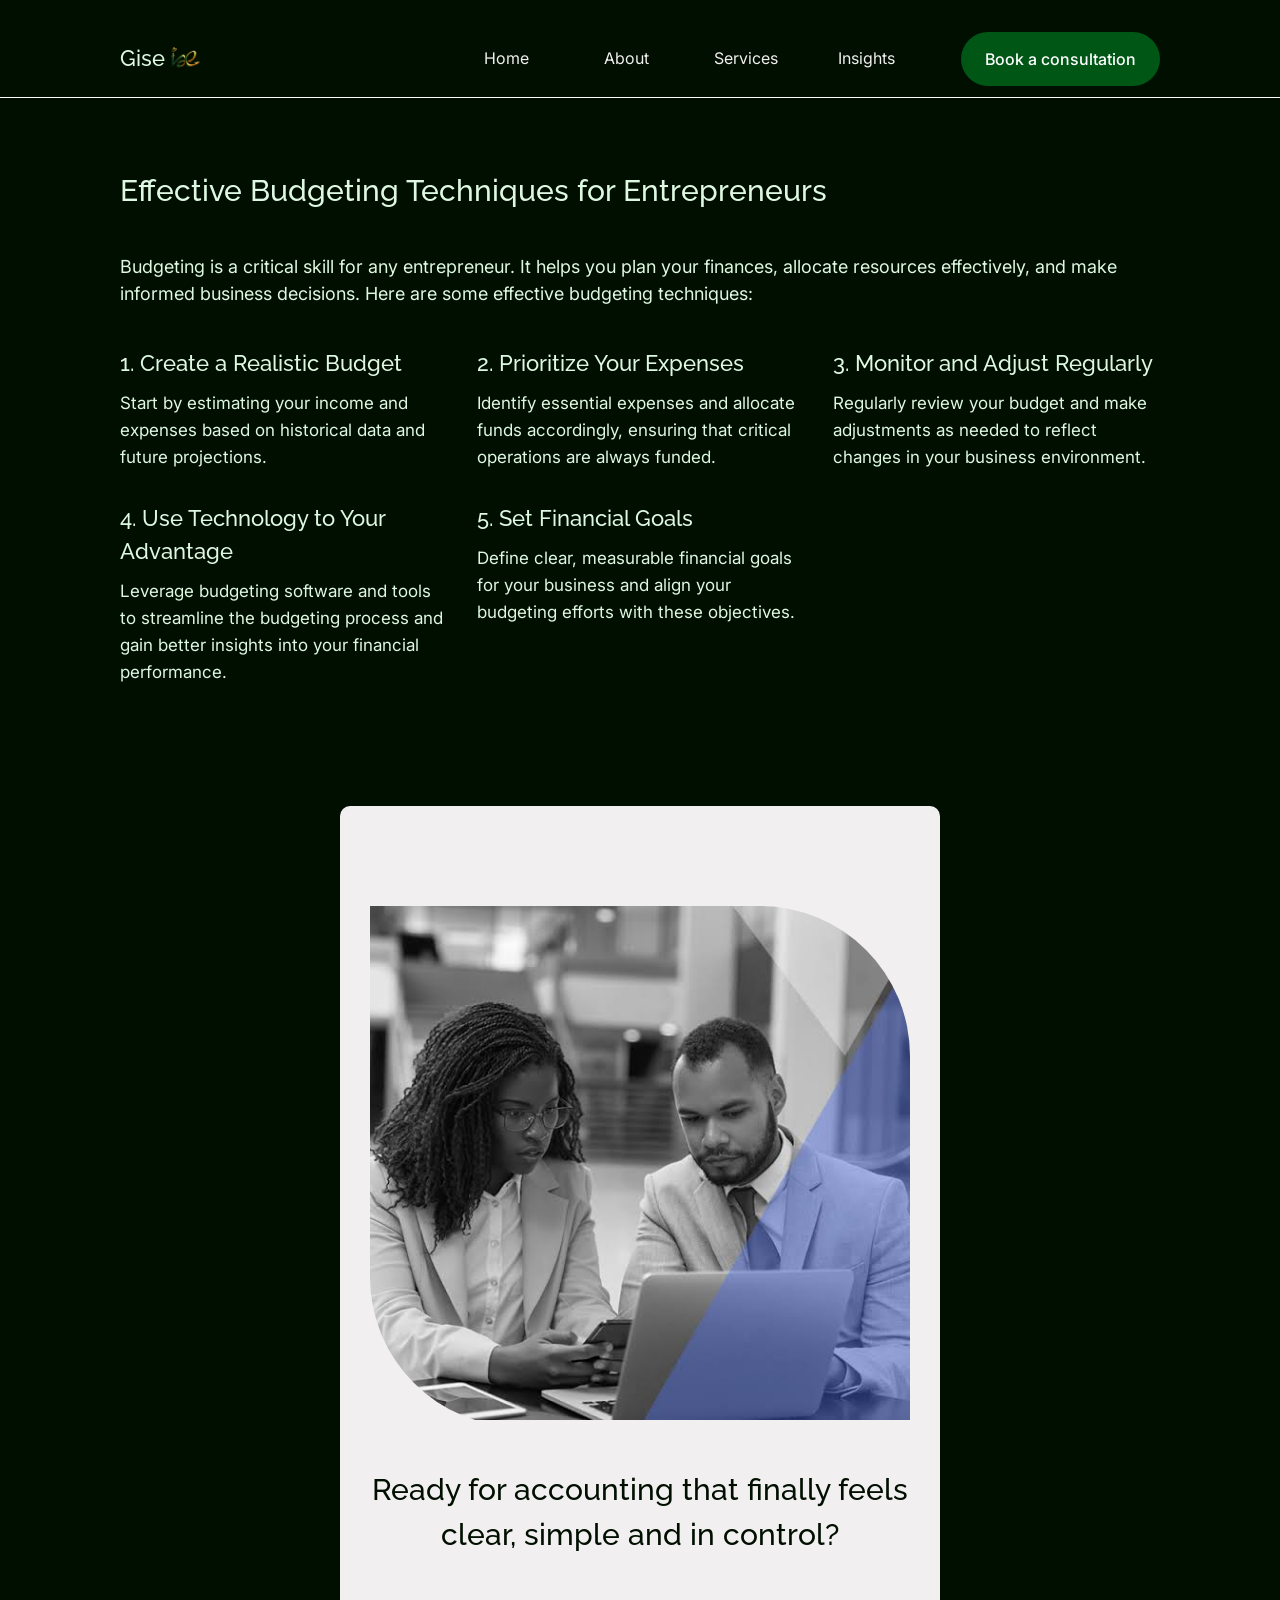
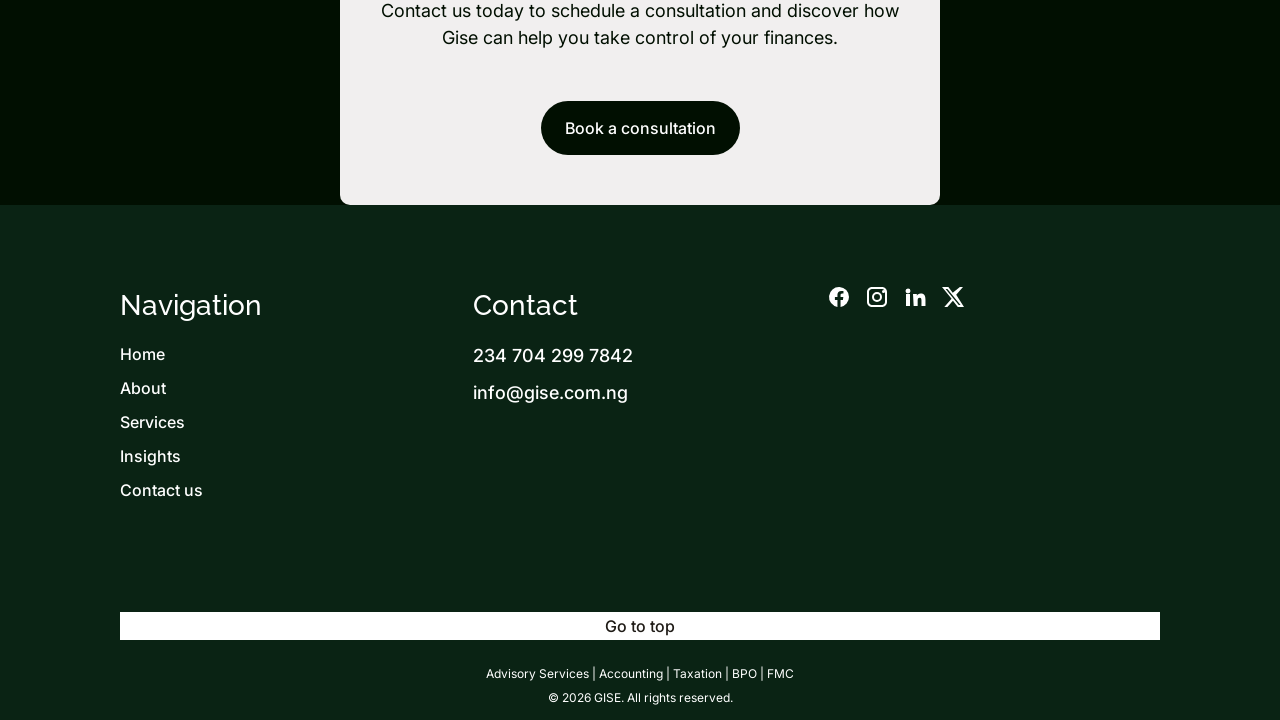
<file: pages/insights/effective-budgeting-techniques.html>
<!DOCTYPE html>
<html lang="en">
<head>
    <meta charset="UTF-8">
    <meta name="viewport" content="width=device-width, initial-scale=1.0">
    
    <title>Gise Advisory - Effective Budgeting Techniques for Entrepreneurs</title>
    <link rel="stylesheet" href="../../styles/normalize.css">
    <link rel="stylesheet" href="../../styles/style.css">
    <link rel="stylesheet" href="../../styles/insights.css">
    <link rel="stylesheet" href="../../styles/insight-shared.css">
    <link rel="icon" href="../../assets/images/favicon.ico">
</head>
<body>
    <nav>
        <div class="name-logo">
            <h3 class="name">Gise</h3>
            <img src="../../assets/images/logo.png" alt="logo" class="logo">
        </div>
        <div class="nav-btn">
            <span></span>
            <span></span>
            <span></span>
        </div>
        <ul class="links">
            <li><a href="../../index.html">Home</a></li>
            <li><a href="../about.html">About</a></li>
            <li><a href="../services.html">Services</a></li>
            <li><a href="../insights.html">Insights</a></li>
            <a href="../contact.html" class="btn book-consultation">Book a consultation</a>
        </ul>
    </nav>

    <main class="container">
        <h2 class="head">Effective Budgeting Techniques for Entrepreneurs</h2>
        <section class="body">
            <div class="txt">
                <p>Budgeting is a critical skill for any entrepreneur. It helps you plan your finances, allocate resources effectively, and make informed business decisions. Here are some effective budgeting techniques:</p>
                <div class="more">
                    <div class="group">
                        <h3>1. Create a Realistic Budget</h3>
                        <p>Start by estimating your income and expenses based on historical data and future projections.</p>
                    </div>
                    <div class="group">
                        <h3>2. Prioritize Your Expenses</h3>
                        <p>Identify essential expenses and allocate funds accordingly, ensuring that critical operations are always funded.</p>
                    </div>
                    <div class="group">
                        <h3>3. Monitor and Adjust Regularly</h3>
                        <p>Regularly review your budget and make adjustments as needed to reflect changes in your business environment.</p>
                    </div>
                    <div class="group">
                        <h3>4. Use Technology to Your Advantage</h3>
                        <p>Leverage budgeting software and tools to streamline the budgeting process and gain better insights into your financial performance.</p>
                    </div>
                    <div class="group">
                        <h3>5. Set Financial Goals</h3>
                        <p>Define clear, measurable financial goals for your business and align your budgeting efforts with these objectives.</p>
                    </div>
                </div>
            </div>
        </section>

        <section class="book-now">
            <div class="readyImage"><img src="../../assets/images/ready-for-image.jpg" alt="Front Image"></div>
            <h2>Ready for accounting that finally feels clear, simple and in control?</h2>
            <p>Contact us today to schedule a consultation and discover how Gise can help you take control of your finances.</p>
            <a href="../contact.html" class="btn book-consultation">Book a consultation</a>
        </section>
    </main>

    <footer>
        <div class="foot-nav-links">
            <h3>Navigation</h3>
            
            <ul class="links">
                <li><a href="../../index.html">Home</a></li>
                <li><a href="../about.html">About</a></li>
                <li><a href="../services.html">Services</a></li>
                <li><a href="../insights.html" class="c-opened">Insights</a></li>
                <li><a href="../contact.html">Contact us</a></li>
            </ul>
        </div>

        <div class="contact">
            <h3>Contact</h3>
            <div class="contacts-list">
                <li><a class="phone" href="tel:+2347042997842">234 704 299 7842</a></li>
                <li><a href="mailto:info@gise.com.ng" class="email">info@gise.com.ng</a></li>
            </div>
        </div>

        <div class="social-media">
            <a href="https://facebook.com" target="_blank" aria-label="Facebook">
                <svg xmlns="http://www.w3.org/2000/svg" width="24" height="24" fill="currentColor" viewBox="0 0 24 24">
                  <path d="M22 12a10 10 0 1 0-11.56 9.88v-6.99H7.9V12h2.54V9.8c0-2.5 1.5-3.88 3.77-3.88 1.1 0 2.24.2 2.24.2v2.46h-1.26c-1.24 0-1.63.77-1.63 1.56V12h2.78l-.44 2.89h-2.34v6.99A10 10 0 0 0 22 12"/>
                </svg>
            </a>

            <a href="https://instagram.com" target="_blank" aria-label="Instagram">
                <svg xmlns="http://www.w3.org/2000/svg" width="24" height="24" fill="currentColor" viewBox="0 0 24 24">
                  <path d="M7 2C4.24 2 2 4.24 2 7v10c0 2.76 2.24 5 5 5h10c2.76 0 5-2.24 5-5V7c0-2.76-2.24-5-5-5zm0 2h10c1.65 0 3 1.35 3 3v10c0 1.65-1.35 3-3 3H7c-1.65 0-3-1.35-3-3V7c0-1.65 1.35-3 3-3m11.5 1a1.5 1.5 0 1 0 0 3 1.5 1.5 0 0 0 0-3M12 7a5 5 0 1 0 0 10 5 5 0 0 0 0-10m0 2a3 3 0 1 1 0 6 3 3 0 0 1 0-6"/>
                </svg>
            </a>

            <a href="https://linkedin.com" target="_blank" aria-label="LinkedIn">
                <svg xmlns="http://www.w3.org/2000/svg" width="24" height="24" fill="currentColor" viewBox="0 0 24 24">
                  <path d="M4.98 3.5A2.48 2.48 0 1 0 5 8.46 2.48 2.48 0 0 0 4.98 3.5M3 9h4v12H3zm7 0h3.83v1.64h.05c.53-1 1.84-2.06 3.79-2.06 4.05 0 4.8 2.67 4.8 6.14V21h-4v-5.34c0-1.27-.02-2.9-1.77-2.9s-2.04 1.38-2.04 2.8V21h-4z"/>
                </svg>
            </a>

            <a href="https://x.com" target="_blank" aria-label="X">
                <svg xmlns="http://www.w3.org/2000/svg" width="24" height="24" fill="currentColor" viewBox="0 0 24 24">
                    <path d="M18.9 2H22l-6.8 7.77L23 22h-6.2l-4.85-6.35L6.4 22H3.3l7.27-8.3L1 2h6.35l4.38 5.8zm-1.1 18h1.72L6.42 3.9H4.58z"/>
                </svg>
            </a>
        </div>
        
        <a href="#top" class="back-top">Go to top</a>

        <div class="copyright">
            <p>Advisory Services | Accounting | Taxation | BPO | FMC</p>
            <p >&copy <span class="year"></span> GISE. All rights reserved.</p>
        </div>
    </footer>

    <script type="module" src="../../scripts/page/index.js"></script>
</body>
</html>
</file>
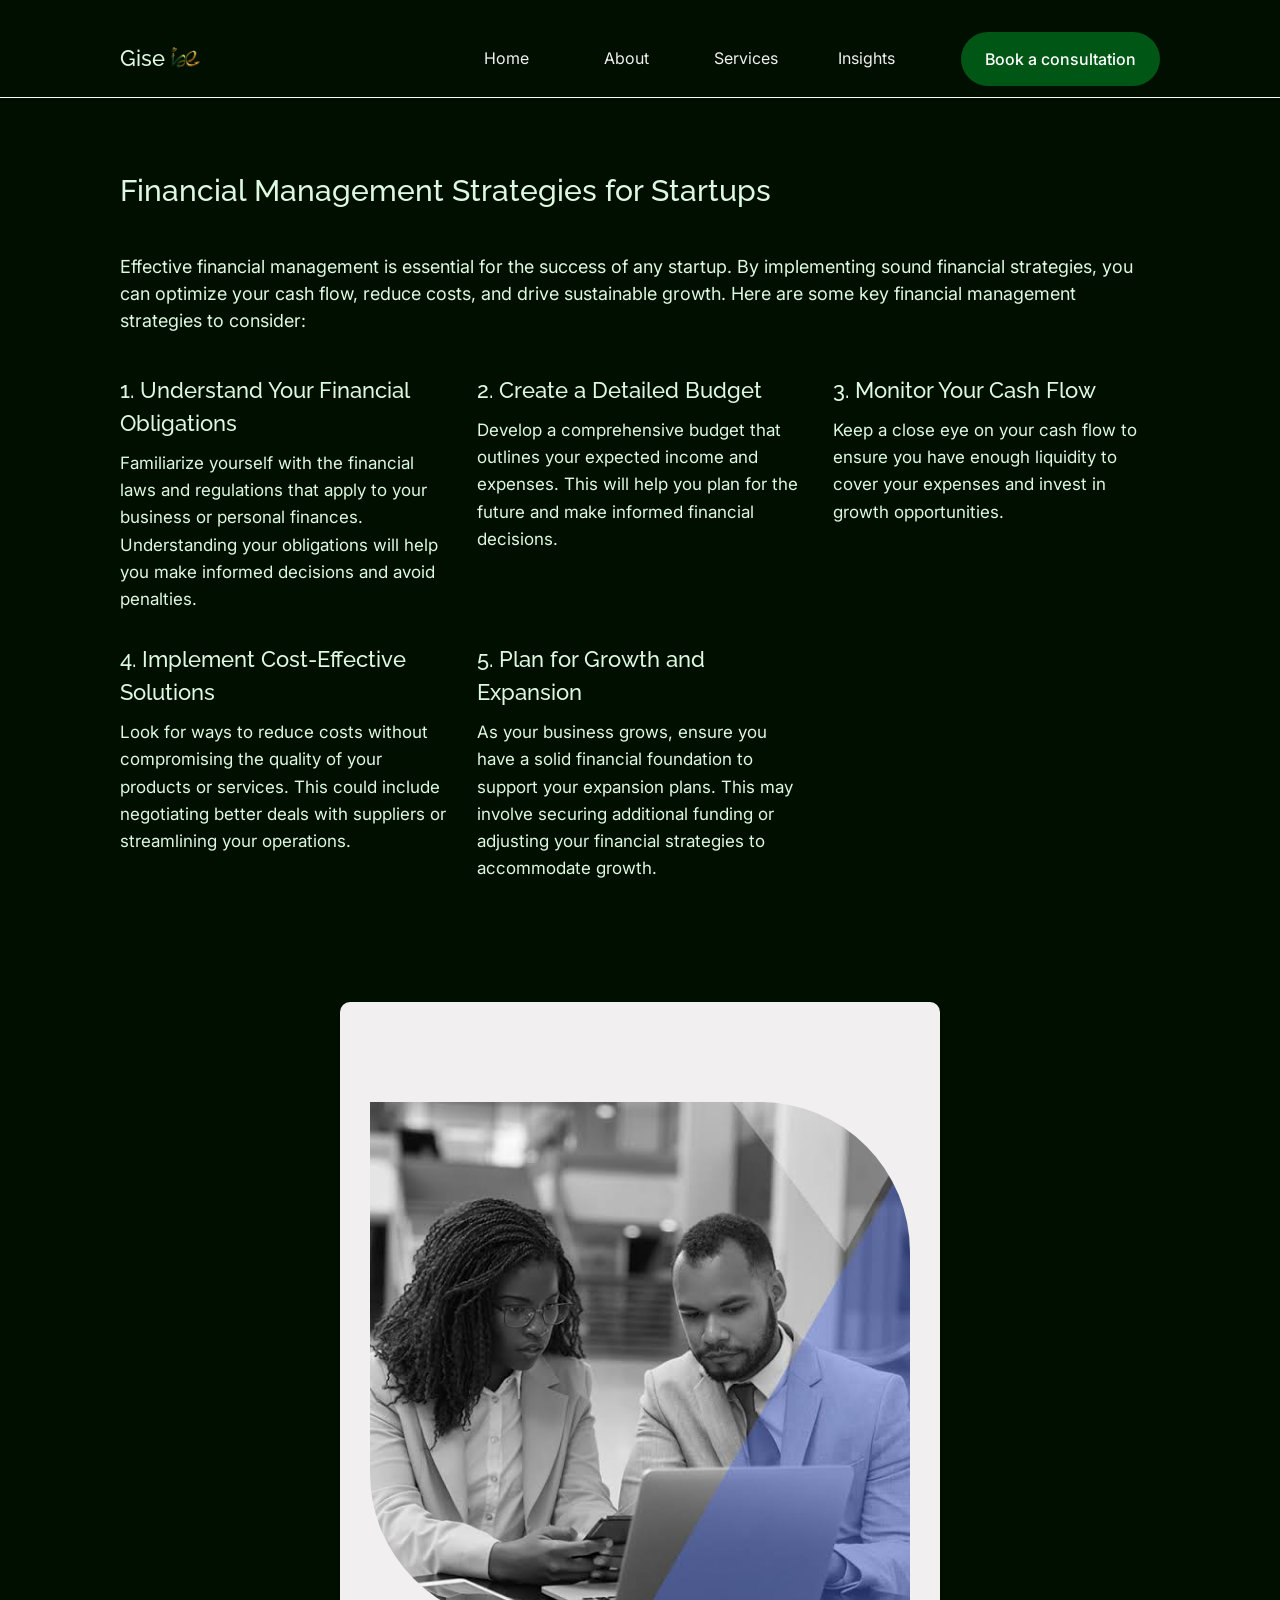
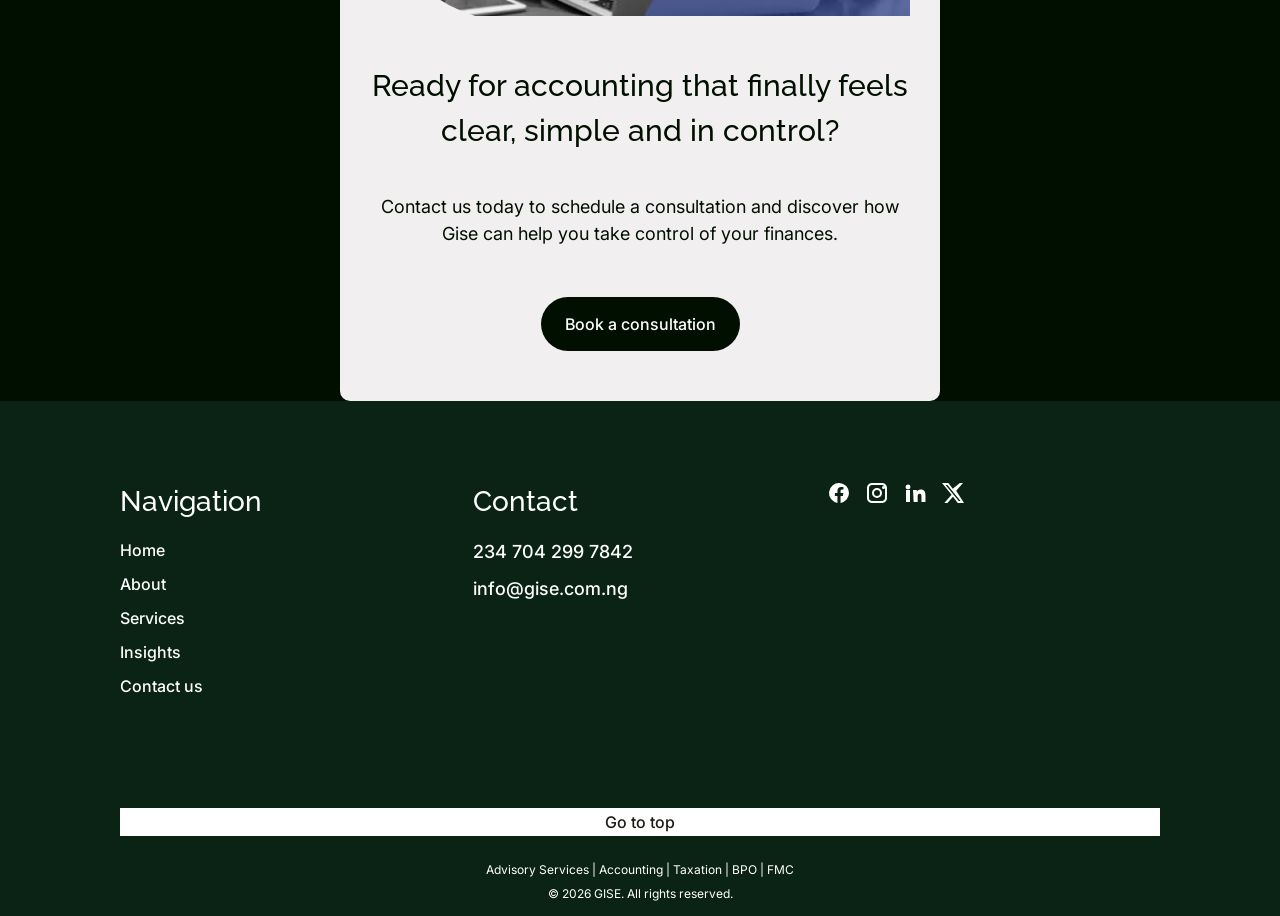
<file: pages/insights/financial-management-strategies.html>
<!DOCTYPE html>
<html lang="en">
<head>
    <meta charset="UTF-8">
    <meta name="viewport" content="width=device-width, initial-scale=1.0">
    
    <title>Gise Advisory - Financial Management Strategies for Startups</title>
    <link rel="stylesheet" href="../../styles/normalize.css">
    <link rel="stylesheet" href="../../styles/style.css">
    <link rel="stylesheet" href="../../styles/insights.css">
    <link rel="stylesheet" href="../../styles/insight-shared.css">
    <link rel="icon" href="../../assets/images/favicon.ico">
</head>
<body>
    <nav>
        <div class="name-logo">
            <h3 class="name">Gise</h3>
            <img src="../../assets/images/logo.png" alt="logo" class="logo">
        </div>
        <div class="nav-btn">
            <span></span>
            <span></span>
            <span></span>
        </div>
        <ul class="links">
            <li><a href="../../index.html">Home</a></li>
            <li><a href="../about.html">About</a></li>
            <li><a href="../services.html">Services</a></li>
            <li><a href="../insights.html">Insights</a></li>
            <a href="../contact.html" class="btn book-consultation">Book a consultation</a>
        </ul>
    </nav>

    <main class="container">
        <h2 class="head">Financial Management Strategies for Startups</h2>
        <section class="body">
            <div class="txt">
                <p>Effective financial management is essential for the success of any startup. By implementing sound financial strategies, you can optimize your cash flow, reduce costs, and drive sustainable growth. Here are some key financial management strategies to consider:</p>
                <div class="more">
                    <div class="group">
                        <h3>1. Understand Your Financial Obligations</h3>
                        <p>Familiarize yourself with the financial laws and regulations that apply to your business or personal finances. Understanding your obligations will help you make informed decisions and avoid penalties.</p>
                    </div>
                    <div class="group">
                        <h3>2. Create a Detailed Budget</h3>
                        <p>Develop a comprehensive budget that outlines your expected income and expenses. This will help you plan for the future and make informed financial decisions.</p>
                    </div>
                    <div class="group">
                        <h3>3. Monitor Your Cash Flow</h3>
                        <p>Keep a close eye on your cash flow to ensure you have enough liquidity to cover your expenses and invest in growth opportunities.</p>
                    </div>
                    <div class="group">
                        <h3>4. Implement Cost-Effective Solutions</h3>
                        <p>Look for ways to reduce costs without compromising the quality of your products or services. This could include negotiating better deals with suppliers or streamlining your operations.</p>
                    </div>
                    <div class="group">
                        <h3>5. Plan for Growth and Expansion</h3>
                        <p>As your business grows, ensure you have a solid financial foundation to support your expansion plans. This may involve securing additional funding or adjusting your financial strategies to accommodate growth.</p>
                    </div>
                </div>
            </div>
        </section>

        <section class="book-now">
            <div class="readyImage"><img src="../../assets/images/ready-for-image.jpg" alt="Front Image"></div>
            <h2>Ready for accounting that finally feels clear, simple and in control?</h2>
            <p>Contact us today to schedule a consultation and discover how Gise can help you take control of your finances.</p>
            <a href="../contact.html" class="btn book-consultation">Book a consultation</a>
        </section>
    </main>

    <footer>
        <div class="foot-nav-links">
            <h3>Navigation</h3>
            
            <ul class="links">
                <li><a href="../../index.html">Home</a></li>
                <li><a href="../about.html">About</a></li>
                <li><a href="../services.html">Services</a></li>
                <li><a href="../insights.html" class="c-opened">Insights</a></li>
                <li><a href="../contact.html">Contact us</a></li>
            </ul>
        </div>

        <div class="contact">
            <h3>Contact</h3>
            <div class="contacts-list">
                <li><a class="phone" href="tel:+2347042997842">234 704 299 7842</a></li>
                <li><a href="mailto:info@gise.com.ng" class="email">info@gise.com.ng</a></li>
            </div>
        </div>

        <div class="social-media">
            <a href="https://facebook.com" target="_blank" aria-label="Facebook">
                <svg xmlns="http://www.w3.org/2000/svg" width="24" height="24" fill="currentColor" viewBox="0 0 24 24">
                  <path d="M22 12a10 10 0 1 0-11.56 9.88v-6.99H7.9V12h2.54V9.8c0-2.5 1.5-3.88 3.77-3.88 1.1 0 2.24.2 2.24.2v2.46h-1.26c-1.24 0-1.63.77-1.63 1.56V12h2.78l-.44 2.89h-2.34v6.99A10 10 0 0 0 22 12"/>
                </svg>
            </a>

            <a href="https://instagram.com" target="_blank" aria-label="Instagram">
                <svg xmlns="http://www.w3.org/2000/svg" width="24" height="24" fill="currentColor" viewBox="0 0 24 24">
                  <path d="M7 2C4.24 2 2 4.24 2 7v10c0 2.76 2.24 5 5 5h10c2.76 0 5-2.24 5-5V7c0-2.76-2.24-5-5-5zm0 2h10c1.65 0 3 1.35 3 3v10c0 1.65-1.35 3-3 3H7c-1.65 0-3-1.35-3-3V7c0-1.65 1.35-3 3-3m11.5 1a1.5 1.5 0 1 0 0 3 1.5 1.5 0 0 0 0-3M12 7a5 5 0 1 0 0 10 5 5 0 0 0 0-10m0 2a3 3 0 1 1 0 6 3 3 0 0 1 0-6"/>
                </svg>
            </a>

            <a href="https://linkedin.com" target="_blank" aria-label="LinkedIn">
                <svg xmlns="http://www.w3.org/2000/svg" width="24" height="24" fill="currentColor" viewBox="0 0 24 24">
                  <path d="M4.98 3.5A2.48 2.48 0 1 0 5 8.46 2.48 2.48 0 0 0 4.98 3.5M3 9h4v12H3zm7 0h3.83v1.64h.05c.53-1 1.84-2.06 3.79-2.06 4.05 0 4.8 2.67 4.8 6.14V21h-4v-5.34c0-1.27-.02-2.9-1.77-2.9s-2.04 1.38-2.04 2.8V21h-4z"/>
                </svg>
            </a>

            <a href="https://x.com" target="_blank" aria-label="X">
                <svg xmlns="http://www.w3.org/2000/svg" width="24" height="24" fill="currentColor" viewBox="0 0 24 24">
                    <path d="M18.9 2H22l-6.8 7.77L23 22h-6.2l-4.85-6.35L6.4 22H3.3l7.27-8.3L1 2h6.35l4.38 5.8zm-1.1 18h1.72L6.42 3.9H4.58z"/>
                </svg>
            </a>
        </div>
        
        <a href="#top" class="back-top">Go to top</a>

        <div class="copyright">
            <p>Advisory Services | Accounting | Taxation | BPO | FMC</p>
            <p >&copy <span class="year"></span> GISE. All rights reserved.</p>
        </div>
    </footer>

    <script type="module" src="../../scripts/page/index.js"></script>
</body>
</html>
</file>
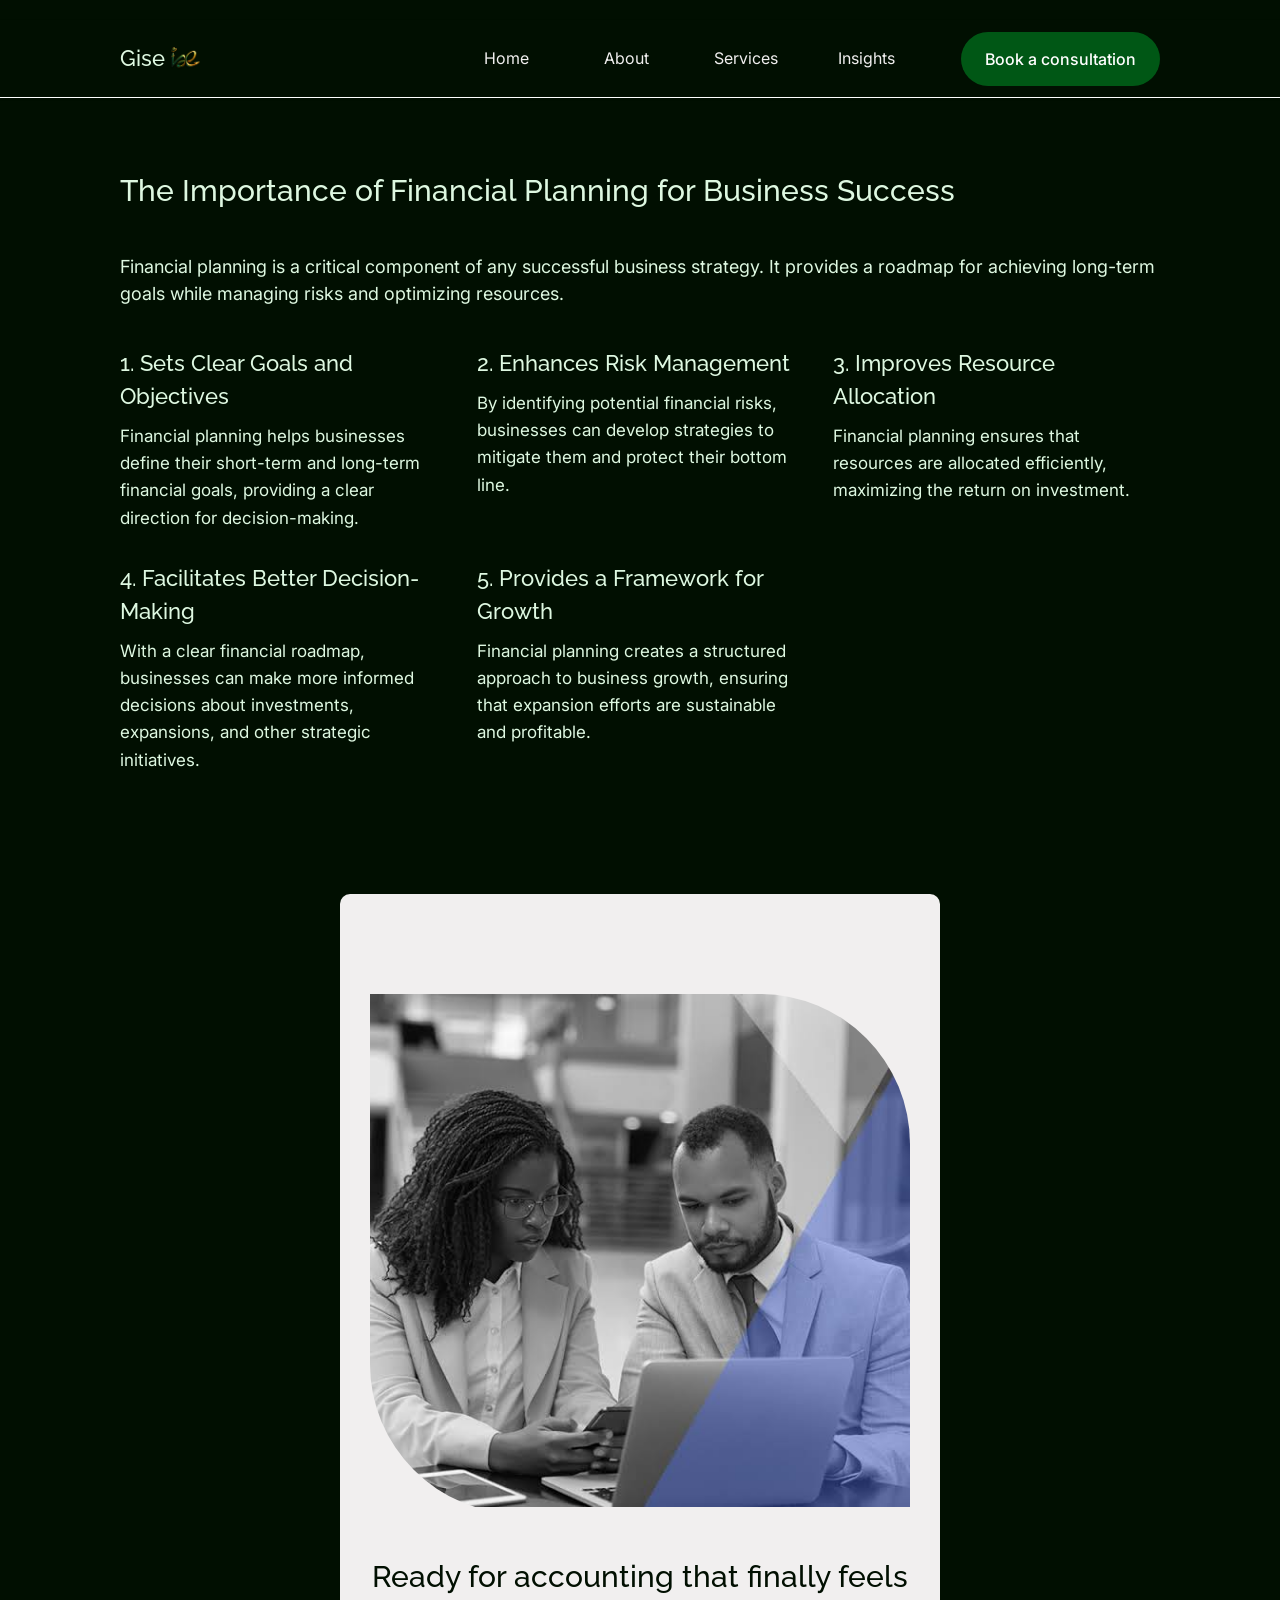
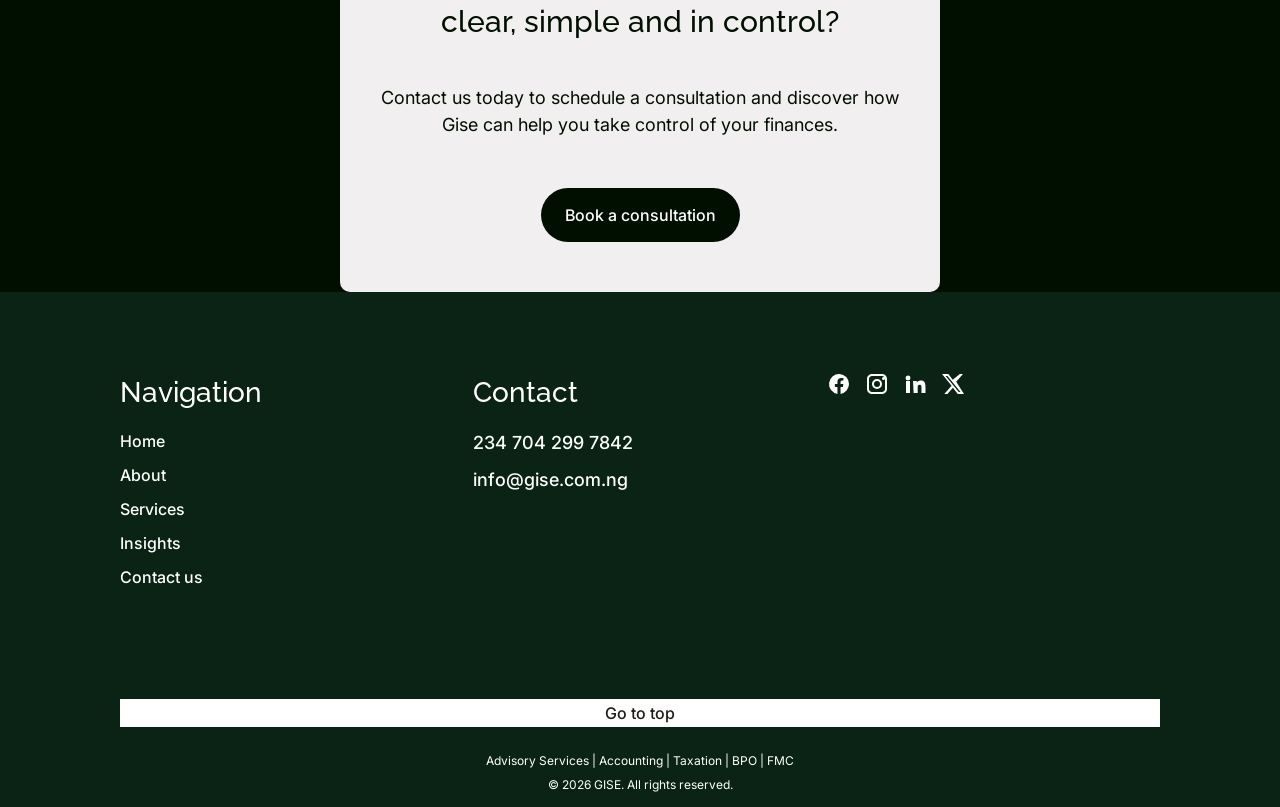
<file: pages/insights/importance-of-financial-planning.html>
<!DOCTYPE html>
<html lang="en">
<head>
    <meta charset="UTF-8">
    <meta name="viewport" content="width=device-width, initial-scale=1.0">
    
    <title>Gise Advisory - The Importance of Financial Planning for Business Success</title>
    <link rel="stylesheet" href="../../styles/normalize.css">
    <link rel="stylesheet" href="../../styles/style.css">
    <link rel="stylesheet" href="../../styles/insights.css">
    <link rel="stylesheet" href="../../styles/insight-shared.css">
    <link rel="icon" href="../../assets/images/favicon.ico">
</head>
<body>
    <nav>
        <div class="name-logo">
            <h3 class="name">Gise</h3>
            <img src="../../assets/images/logo.png" alt="logo" class="logo">
        </div>
        <div class="nav-btn">
            <span></span>
            <span></span>
            <span></span>
        </div>
        <ul class="links">
            <li><a href="../../index.html">Home</a></li>
            <li><a href="../about.html">About</a></li>
            <li><a href="../services.html">Services</a></li>
            <li><a href="../insights.html">Insights</a></li>
            <a href="../contact.html" class="btn book-consultation">Book a consultation</a>
        </ul>
    </nav>

    <main class="container">
        <h2 class="head">The Importance of Financial Planning for Business Success</h2>
        <section class="body">
            <div class="txt">
                <p>Financial planning is a critical component of any successful business strategy. It provides a roadmap for achieving long-term goals while managing risks and optimizing resources.</p>
                <div class="more">
                    <div class="group">
                        <h3>1. Sets Clear Goals and Objectives</h3>
                        <p>Financial planning helps businesses define their short-term and long-term financial goals, providing a clear direction for decision-making.</p>
                    </div>
                    <div class="group">
                        <h3>2. Enhances Risk Management</h3>
                        <p>By identifying potential financial risks, businesses can develop strategies to mitigate them and protect their bottom line.</p>
                    </div>
                    <div class="group">
                        <h3>3. Improves Resource Allocation</h3>
                        <p>Financial planning ensures that resources are allocated efficiently, maximizing the return on investment.</p>
                    </div>
                    <div class="group">
                        <h3>4. Facilitates Better Decision-Making</h3>
                        <p>With a clear financial roadmap, businesses can make more informed decisions about investments, expansions, and other strategic initiatives.</p>
                    </div>
                    <div class="group">
                        <h3>5. Provides a Framework for Growth</h3>
                        <p>Financial planning creates a structured approach to business growth, ensuring that expansion efforts are sustainable and profitable.</p>
                    </div>
                </div>
            </div>
        </section>

        <section class="book-now">
            <div class="readyImage"><img src="../../assets/images/ready-for-image.jpg" alt="Front Image"></div>
            <h2>Ready for accounting that finally feels clear, simple and in control?</h2>
            <p>Contact us today to schedule a consultation and discover how Gise can help you take control of your finances.</p>
            <a href="../contact.html" class="btn book-consultation">Book a consultation</a>
        </section>
    </main>

    <footer>
        <div class="foot-nav-links">
            <h3>Navigation</h3>
            
            <ul class="links">
                <li><a href="../../index.html">Home</a></li>
                <li><a href="../about.html">About</a></li>
                <li><a href="../services.html">Services</a></li>
                <li><a href="../insights.html" class="c-opened">Insights</a></li>
                <li><a href="../contact.html">Contact us</a></li>
            </ul>
        </div>

        <div class="contact">
            <h3>Contact</h3>
            <div class="contacts-list">
                <li><a class="phone" href="tel:+2347042997842">234 704 299 7842</a></li>
                <li><a href="mailto:info@gise.com.ng" class="email">info@gise.com.ng</a></li>
            </div>
        </div>

        <div class="social-media">
            <a href="https://facebook.com" target="_blank" aria-label="Facebook">
                <svg xmlns="http://www.w3.org/2000/svg" width="24" height="24" fill="currentColor" viewBox="0 0 24 24">
                  <path d="M22 12a10 10 0 1 0-11.56 9.88v-6.99H7.9V12h2.54V9.8c0-2.5 1.5-3.88 3.77-3.88 1.1 0 2.24.2 2.24.2v2.46h-1.26c-1.24 0-1.63.77-1.63 1.56V12h2.78l-.44 2.89h-2.34v6.99A10 10 0 0 0 22 12"/>
                </svg>
            </a>

            <a href="https://instagram.com" target="_blank" aria-label="Instagram">
                <svg xmlns="http://www.w3.org/2000/svg" width="24" height="24" fill="currentColor" viewBox="0 0 24 24">
                  <path d="M7 2C4.24 2 2 4.24 2 7v10c0 2.76 2.24 5 5 5h10c2.76 0 5-2.24 5-5V7c0-2.76-2.24-5-5-5zm0 2h10c1.65 0 3 1.35 3 3v10c0 1.65-1.35 3-3 3H7c-1.65 0-3-1.35-3-3V7c0-1.65 1.35-3 3-3m11.5 1a1.5 1.5 0 1 0 0 3 1.5 1.5 0 0 0 0-3M12 7a5 5 0 1 0 0 10 5 5 0 0 0 0-10m0 2a3 3 0 1 1 0 6 3 3 0 0 1 0-6"/>
                </svg>
            </a>

            <a href="https://linkedin.com" target="_blank" aria-label="LinkedIn">
                <svg xmlns="http://www.w3.org/2000/svg" width="24" height="24" fill="currentColor" viewBox="0 0 24 24">
                  <path d="M4.98 3.5A2.48 2.48 0 1 0 5 8.46 2.48 2.48 0 0 0 4.98 3.5M3 9h4v12H3zm7 0h3.83v1.64h.05c.53-1 1.84-2.06 3.79-2.06 4.05 0 4.8 2.67 4.8 6.14V21h-4v-5.34c0-1.27-.02-2.9-1.77-2.9s-2.04 1.38-2.04 2.8V21h-4z"/>
                </svg>
            </a>

            <a href="https://x.com" target="_blank" aria-label="X">
                <svg xmlns="http://www.w3.org/2000/svg" width="24" height="24" fill="currentColor" viewBox="0 0 24 24">
                    <path d="M18.9 2H22l-6.8 7.77L23 22h-6.2l-4.85-6.35L6.4 22H3.3l7.27-8.3L1 2h6.35l4.38 5.8zm-1.1 18h1.72L6.42 3.9H4.58z"/>
                </svg>
            </a>
        </div>
        
        <a href="#top" class="back-top">Go to top</a>

        <div class="copyright">
            <p>Advisory Services | Accounting | Taxation | BPO | FMC</p>
            <p >&copy <span class="year"></span> GISE. All rights reserved.</p>
        </div>
    </footer>

    <script type="module" src="../../scripts/page/index.js"></script>
</body>
</html>
</file>
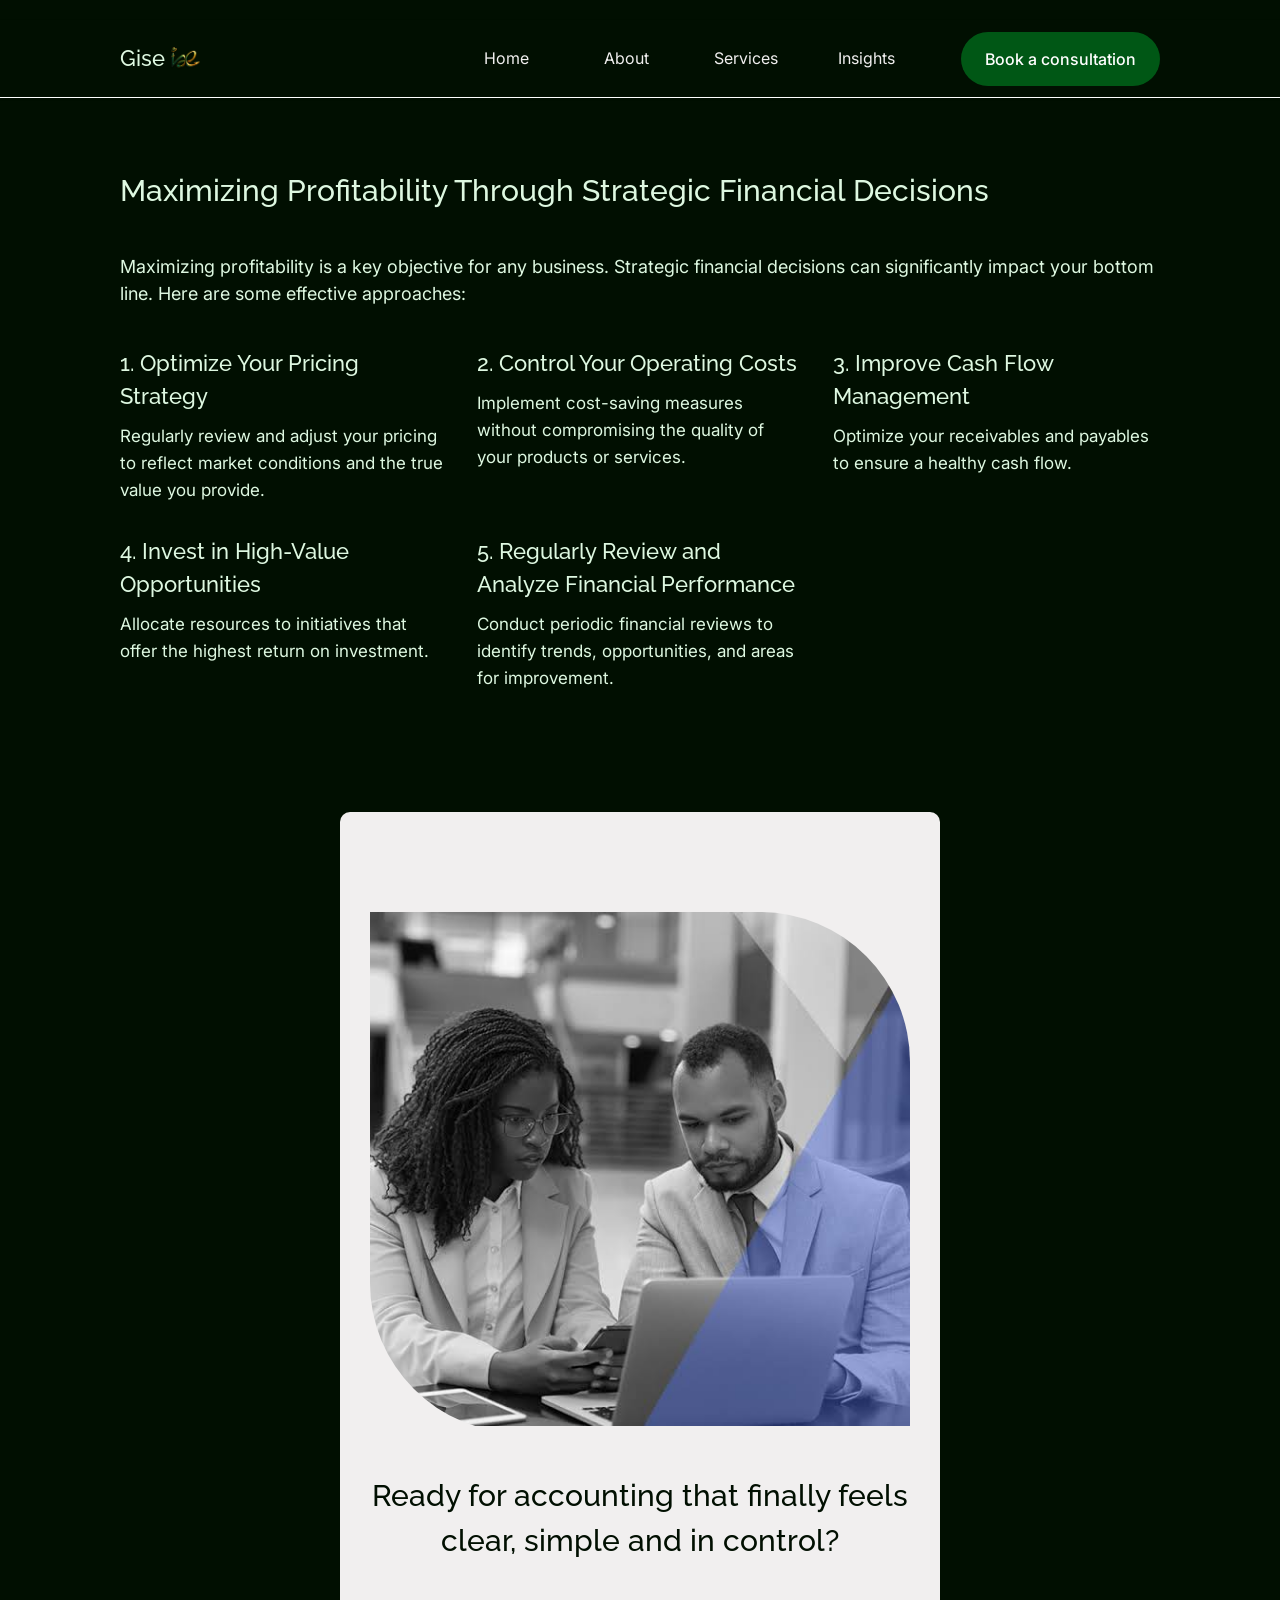
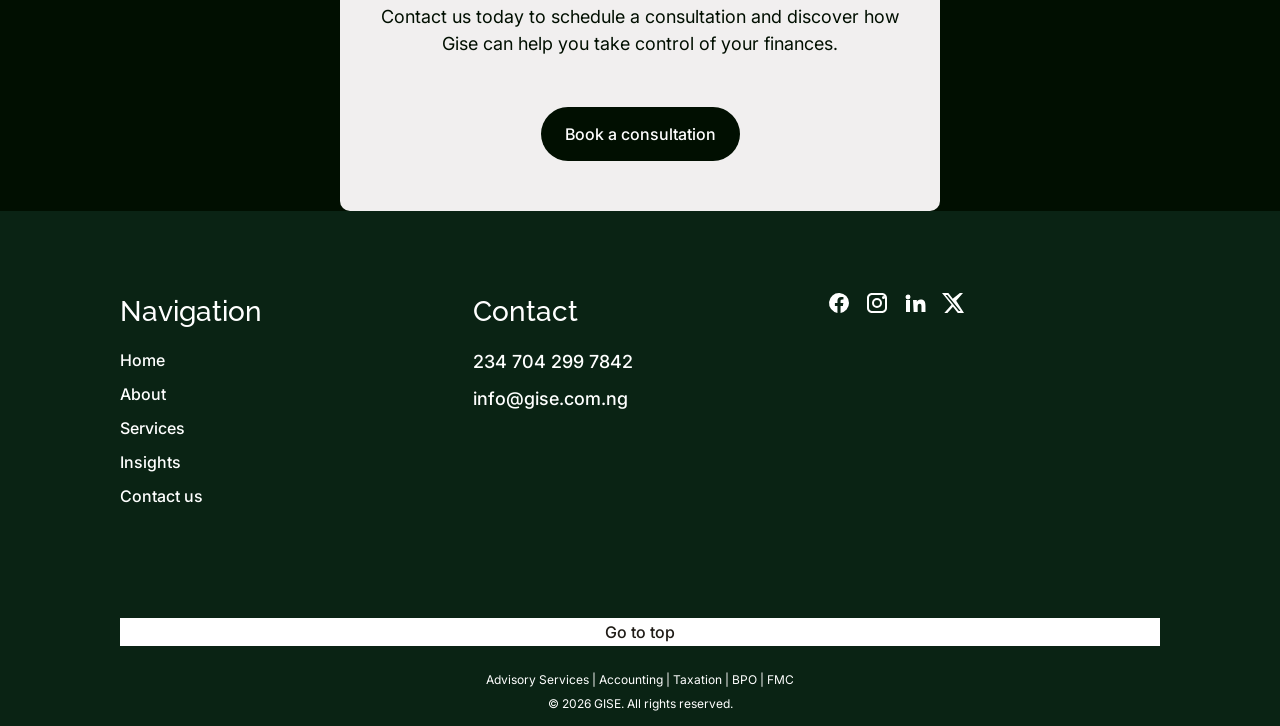
<file: pages/insights/maximizing-profitability.html>
<!DOCTYPE html>
<html lang="en">
<head>
    <meta charset="UTF-8">
    <meta name="viewport" content="width=device-width, initial-scale=1.0">
    
    <title>Gise Advisory - Maximizing Profitability Through Strategic Financial Decisions</title>
    <link rel="stylesheet" href="../../styles/normalize.css">
    <link rel="stylesheet" href="../../styles/style.css">
    <link rel="stylesheet" href="../../styles/insights.css">
    <link rel="stylesheet" href="../../styles/insight-shared.css">
    <link rel="icon" href="../../assets/images/favicon.ico">
</head>
<body>
    <nav>
        <div class="name-logo">
            <h3 class="name">Gise</h3>
            <img src="../../assets/images/logo.png" alt="logo" class="logo">
        </div>
        <div class="nav-btn">
            <span></span>
            <span></span>
            <span></span>
        </div>
        <ul class="links">
            <li><a href="../../index.html">Home</a></li>
            <li><a href="../about.html">About</a></li>
            <li><a href="../services.html">Services</a></li>
            <li><a href="../insights.html">Insights</a></li>
            <a href="../contact.html" class="btn book-consultation">Book a consultation</a>
        </ul>
    </nav>

    <main class="container">
        <h2 class="head">Maximizing Profitability Through Strategic Financial Decisions</h2>
        <section class="body">
            <div class="txt">
                <p>Maximizing profitability is a key objective for any business. Strategic financial decisions can significantly impact your bottom line. Here are some effective approaches:</p>
                <div class="more">
                    <div class="group">
                        <h3>1. Optimize Your Pricing Strategy</h3>
                        <p>Regularly review and adjust your pricing to reflect market conditions and the true value you provide.</p>
                    </div>
                    <div class="group">
                        <h3>2. Control Your Operating Costs</h3>
                        <p>Implement cost-saving measures without compromising the quality of your products or services.</p>
                    </div>
                    <div class="group">
                        <h3>3. Improve Cash Flow Management</h3>
                        <p>Optimize your receivables and payables to ensure a healthy cash flow.</p>
                    </div>
                    <div class="group">
                        <h3>4. Invest in High-Value Opportunities</h3>
                        <p>Allocate resources to initiatives that offer the highest return on investment.</p>
                    </div>
                    <div class="group">
                        <h3>5. Regularly Review and Analyze Financial Performance</h3>
                        <p>Conduct periodic financial reviews to identify trends, opportunities, and areas for improvement.</p>
                    </div>
                </div>
            </div>
        </section>

        <section class="book-now">
            <div class="readyImage"><img src="../../assets/images/ready-for-image.jpg" alt="Front Image"></div>
            <h2>Ready for accounting that finally feels clear, simple and in control?</h2>
            <p>Contact us today to schedule a consultation and discover how Gise can help you take control of your finances.</p>
            <a href="../contact.html" class="btn book-consultation">Book a consultation</a>
        </section>
    </main>

    <footer>
        <div class="foot-nav-links">
            <h3>Navigation</h3>
            
            <ul class="links">
                <li><a href="../../index.html">Home</a></li>
                <li><a href="../about.html">About</a></li>
                <li><a href="../services.html">Services</a></li>
                <li><a href="../insights.html" class="c-opened">Insights</a></li>
                <li><a href="../contact.html">Contact us</a></li>
            </ul>
        </div>

        <div class="contact">
            <h3>Contact</h3>
            <div class="contacts-list">
                <li><a class="phone" href="tel:+2347042997842">234 704 299 7842</a></li>
                <li><a href="mailto:info@gise.com.ng" class="email">info@gise.com.ng</a></li>
            </div>
        </div>

        <div class="social-media">
            <a href="https://facebook.com" target="_blank" aria-label="Facebook">
                <svg xmlns="http://www.w3.org/2000/svg" width="24" height="24" fill="currentColor" viewBox="0 0 24 24">
                  <path d="M22 12a10 10 0 1 0-11.56 9.88v-6.99H7.9V12h2.54V9.8c0-2.5 1.5-3.88 3.77-3.88 1.1 0 2.24.2 2.24.2v2.46h-1.26c-1.24 0-1.63.77-1.63 1.56V12h2.78l-.44 2.89h-2.34v6.99A10 10 0 0 0 22 12"/>
                </svg>
            </a>

            <a href="https://instagram.com" target="_blank" aria-label="Instagram">
                <svg xmlns="http://www.w3.org/2000/svg" width="24" height="24" fill="currentColor" viewBox="0 0 24 24">
                  <path d="M7 2C4.24 2 2 4.24 2 7v10c0 2.76 2.24 5 5 5h10c2.76 0 5-2.24 5-5V7c0-2.76-2.24-5-5-5zm0 2h10c1.65 0 3 1.35 3 3v10c0 1.65-1.35 3-3 3H7c-1.65 0-3-1.35-3-3V7c0-1.65 1.35-3 3-3m11.5 1a1.5 1.5 0 1 0 0 3 1.5 1.5 0 0 0 0-3M12 7a5 5 0 1 0 0 10 5 5 0 0 0 0-10m0 2a3 3 0 1 1 0 6 3 3 0 0 1 0-6"/>
                </svg>
            </a>

            <a href="https://linkedin.com" target="_blank" aria-label="LinkedIn">
                <svg xmlns="http://www.w3.org/2000/svg" width="24" height="24" fill="currentColor" viewBox="0 0 24 24">
                  <path d="M4.98 3.5A2.48 2.48 0 1 0 5 8.46 2.48 2.48 0 0 0 4.98 3.5M3 9h4v12H3zm7 0h3.83v1.64h.05c.53-1 1.84-2.06 3.79-2.06 4.05 0 4.8 2.67 4.8 6.14V21h-4v-5.34c0-1.27-.02-2.9-1.77-2.9s-2.04 1.38-2.04 2.8V21h-4z"/>
                </svg>
            </a>

            <a href="https://x.com" target="_blank" aria-label="X">
                <svg xmlns="http://www.w3.org/2000/svg" width="24" height="24" fill="currentColor" viewBox="0 0 24 24">
                    <path d="M18.9 2H22l-6.8 7.77L23 22h-6.2l-4.85-6.35L6.4 22H3.3l7.27-8.3L1 2h6.35l4.38 5.8zm-1.1 18h1.72L6.42 3.9H4.58z"/>
                </svg>
            </a>
        </div>
        
        <a href="#top" class="back-top">Go to top</a>

        <div class="copyright">
            <p>Advisory Services | Accounting | Taxation | BPO | FMC</p>
            <p >&copy <span class="year"></span> GISE. All rights reserved.</p>
        </div>
    </footer>

    <script type="module" src="../../scripts/page/index.js"></script>
</body>
</html>
</file>
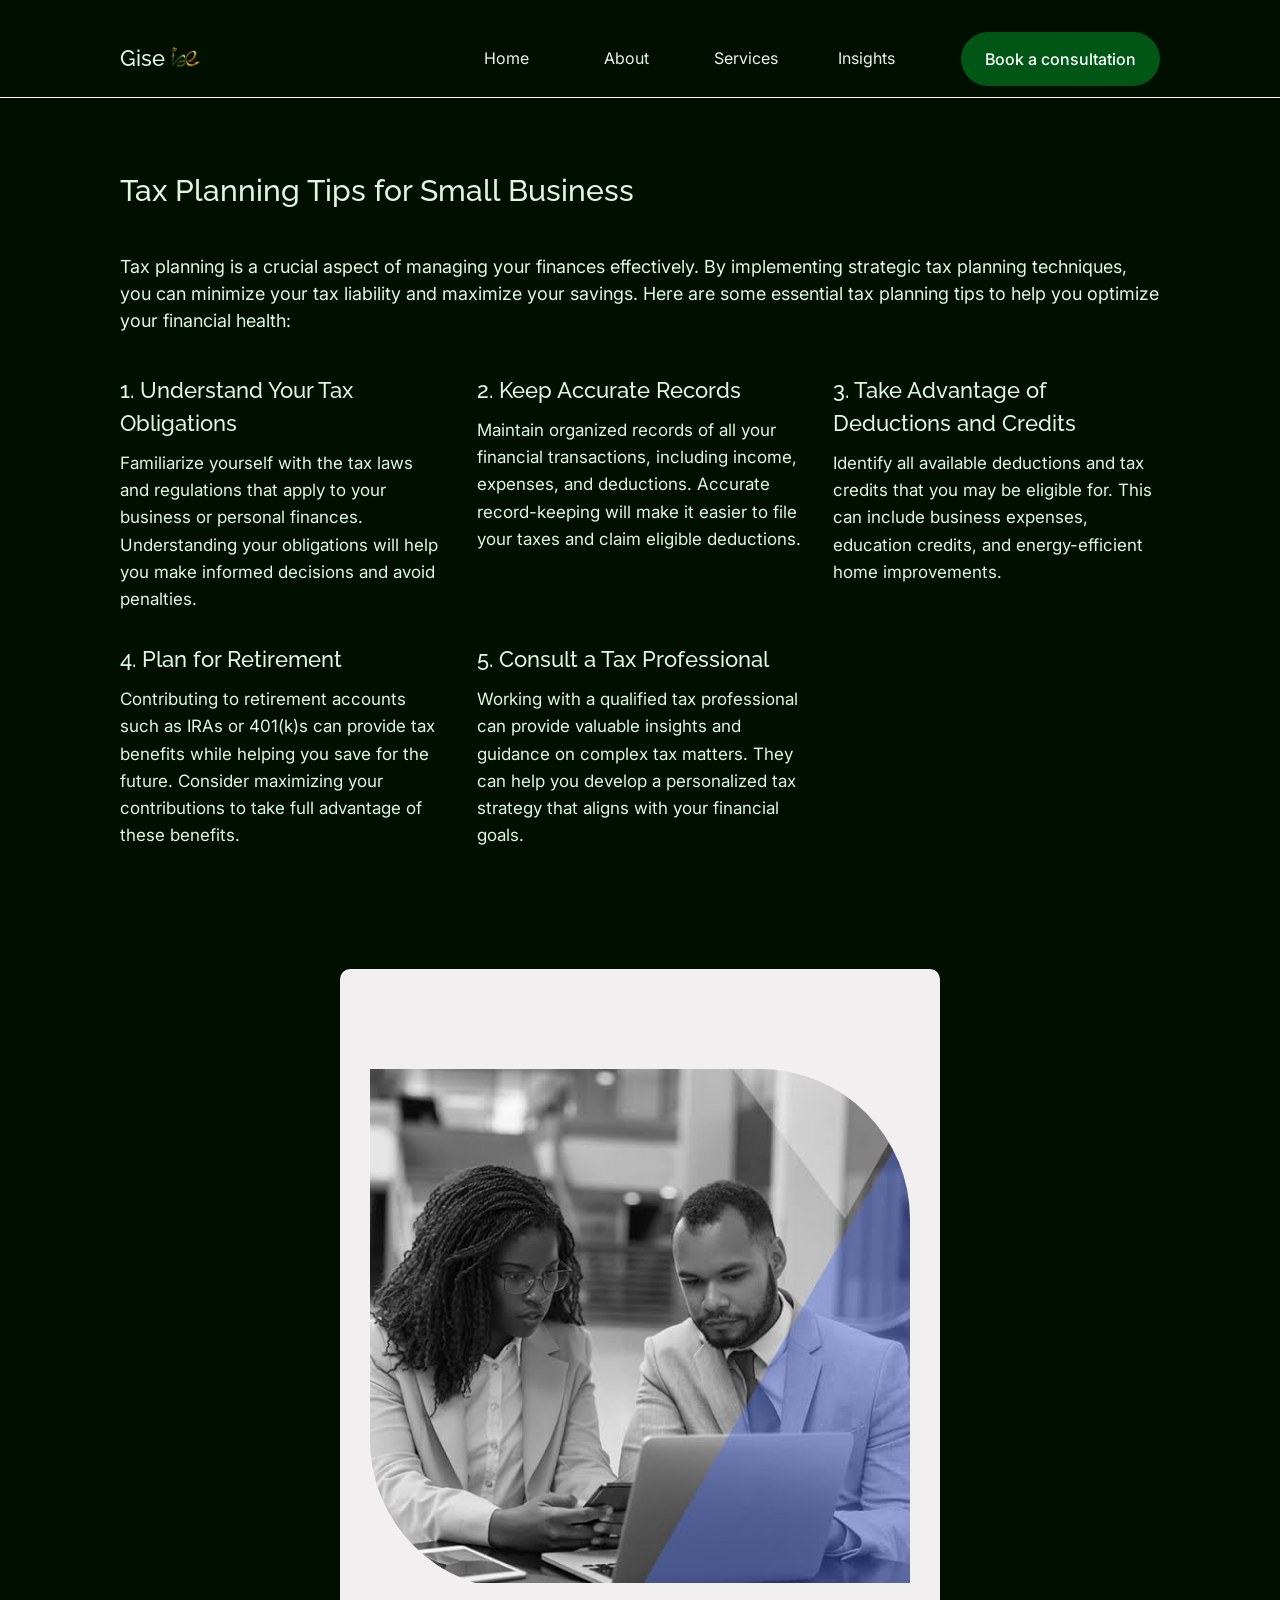
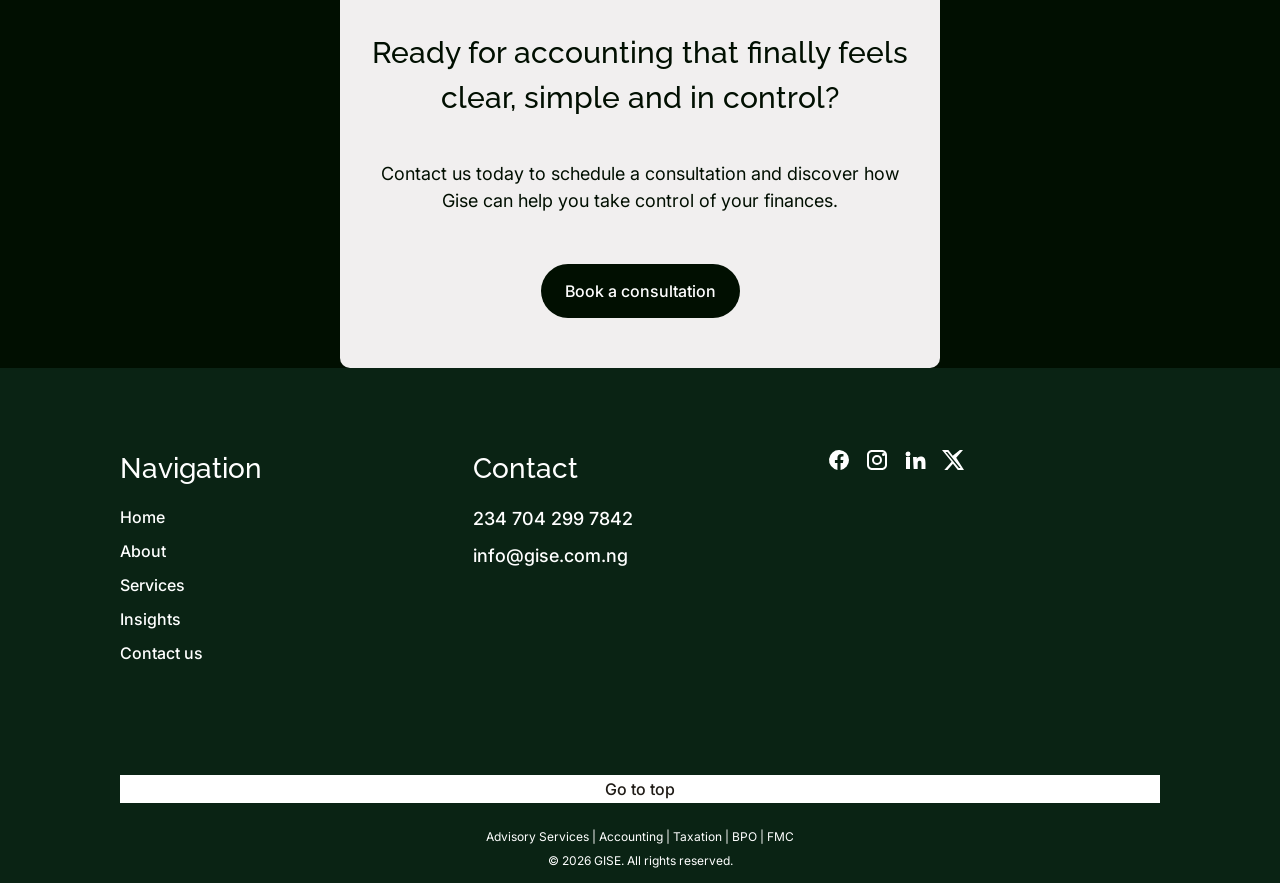
<file: pages/insights/tax-planning-tips.html>
<!DOCTYPE html>
<html lang="en">
<head>
    <meta charset="UTF-8">
    <meta name="viewport" content="width=device-width, initial-scale=1.0">
    
    <title>Gise Advisory - Tax Planning Tips</title>
    <link rel="stylesheet" href="../../styles/normalize.css">
    <link rel="stylesheet" href="../../styles/style.css">
    <link rel="stylesheet" href="../../styles/insights.css">
    <link rel="stylesheet" href="../../styles/insight-shared.css">
    <link rel="icon" href="../../assets/images/favicon.ico">
</head>
<body>
    <nav>
        <div class="name-logo">
            <h3 class="name">Gise</h3>
            <img src="../../assets/images/logo.png" alt="logo" class="logo">
        </div>
        <div class="nav-btn">
            <span></span>
            <span></span>
            <span></span>
        </div>
        <ul class="links">
            <li><a href="../../index.html">Home</a></li>
            <li><a href="../about.html">About</a></li>
            <li><a href="../services.html">Services</a></li>
            <li><a href="../insights.html">Insights</a></li>
            <a href="../contact.html" class="btn book-consultation">Book a consultation</a>
        </ul>
    </nav>

    <main class="container">
        <h2 class="head">Tax Planning Tips for Small Business</h2>
        <section class="body">
            <div class="txt">
                <p>Tax planning is a crucial aspect of managing your finances effectively. By implementing strategic tax planning techniques, you can minimize your tax liability and maximize your savings. Here are some essential tax planning tips to help you optimize your financial health:</p>
                <div class="more">
                    <div class="group">
                        <h3>1. Understand Your Tax Obligations</h3>
                        <p>Familiarize yourself with the tax laws and regulations that apply to your business or personal finances. Understanding your obligations will help you make informed decisions and avoid penalties.</p>
                    </div>
                    <div class="group">
                        <h3>2. Keep Accurate Records</h3>
                        <p>Maintain organized records of all your financial transactions, including income, expenses, and deductions. Accurate record-keeping will make it easier to file your taxes and claim eligible deductions.</p>   
                    </div>
                    <div class="group">
                        <h3>3. Take Advantage of Deductions and Credits</h3>
                        <p>Identify all available deductions and tax credits that you may be eligible for. This can include business expenses, education credits, and energy-efficient home improvements.</p>   
                    </div>
                    <div class="group">
                        <h3>4. Plan for Retirement</h3>
                        <p>Contributing to retirement accounts such as IRAs or 401(k)s can provide tax benefits while helping you save for the future. Consider maximizing your contributions to take full advantage of these benefits.</p>    
                    </div>
                    <div class="group">
                        <h3>5. Consult a Tax Professional</h3>
                        <p>Working with a qualified tax professional can provide valuable insights and guidance on complex tax matters. They can help you develop a personalized tax strategy that aligns with your financial goals.</p>
                    </div>
                </div>
            </div>
        </section>

        <section class="book-now">
            <div class="readyImage"><img src="../../assets/images/ready-for-image.jpg" alt="Front Image"></div>
            <h2>Ready for accounting that finally feels clear, simple and in control?</h2>
            <p>Contact us today to schedule a consultation and discover how Gise can help you take control of your finances.</p>
            <a href="../contact.html" class="btn book-consultation">Book a consultation</a>
        </section>
    </main>

    <footer>
        <div class="foot-nav-links">
            <h3>Navigation</h3>
            
            <ul class="links">
                <li><a href="../../index.html">Home</a></li>
                <li><a href="../about.html">About</a></li>
                <li><a href="../services.html">Services</a></li>
                <li><a href="../insights.html" class="c-opened">Insights</a></li>
                <li><a href="../contact.html">Contact us</a></li>
            </ul>
        </div>

        <div class="contact">
            <h3>Contact</h3>
            <div class="contacts-list">
                <li><a class="phone" href="tel:+2347042997842">234 704 299 7842</a></li>
                <li><a href="mailto:info@gise.com.ng" class="email">info@gise.com.ng</a></li>
            </div>
        </div>

        <div class="social-media">
            <a href="https://facebook.com" target="_blank" aria-label="Facebook">
                <svg xmlns="http://www.w3.org/2000/svg" width="24" height="24" fill="currentColor" viewBox="0 0 24 24">
                  <path d="M22 12a10 10 0 1 0-11.56 9.88v-6.99H7.9V12h2.54V9.8c0-2.5 1.5-3.88 3.77-3.88 1.1 0 2.24.2 2.24.2v2.46h-1.26c-1.24 0-1.63.77-1.63 1.56V12h2.78l-.44 2.89h-2.34v6.99A10 10 0 0 0 22 12"/>
                </svg>
            </a>

            <a href="https://instagram.com" target="_blank" aria-label="Instagram">
                <svg xmlns="http://www.w3.org/2000/svg" width="24" height="24" fill="currentColor" viewBox="0 0 24 24">
                  <path d="M7 2C4.24 2 2 4.24 2 7v10c0 2.76 2.24 5 5 5h10c2.76 0 5-2.24 5-5V7c0-2.76-2.24-5-5-5zm0 2h10c1.65 0 3 1.35 3 3v10c0 1.65-1.35 3-3 3H7c-1.65 0-3-1.35-3-3V7c0-1.65 1.35-3 3-3m11.5 1a1.5 1.5 0 1 0 0 3 1.5 1.5 0 0 0 0-3M12 7a5 5 0 1 0 0 10 5 5 0 0 0 0-10m0 2a3 3 0 1 1 0 6 3 3 0 0 1 0-6"/>
                </svg>
            </a>

            <a href="https://linkedin.com" target="_blank" aria-label="LinkedIn">
                <svg xmlns="http://www.w3.org/2000/svg" width="24" height="24" fill="currentColor" viewBox="0 0 24 24">
                  <path d="M4.98 3.5A2.48 2.48 0 1 0 5 8.46 2.48 2.48 0 0 0 4.98 3.5M3 9h4v12H3zm7 0h3.83v1.64h.05c.53-1 1.84-2.06 3.79-2.06 4.05 0 4.8 2.67 4.8 6.14V21h-4v-5.34c0-1.27-.02-2.9-1.77-2.9s-2.04 1.38-2.04 2.8V21h-4z"/>
                </svg>
            </a>

            <a href="https://x.com" target="_blank" aria-label="X">
                <svg xmlns="http://www.w3.org/2000/svg" width="24" height="24" fill="currentColor" viewBox="0 0 24 24">
                    <path d="M18.9 2H22l-6.8 7.77L23 22h-6.2l-4.85-6.35L6.4 22H3.3l7.27-8.3L1 2h6.35l4.38 5.8zm-1.1 18h1.72L6.42 3.9H4.58z"/>
                </svg>
            </a>
        </div>
        
        <a href="#top" class="back-top">Go to top</a>

        <div class="copyright">
            <p>Advisory Services | Accounting | Taxation | BPO | FMC</p>
            <p >&copy <span class="year"></span> GISE. All rights reserved.</p>
        </div>
    </footer>

    <script type="module" src="../../scripts/page/index.js"></script>
</body>
</html>
</file>
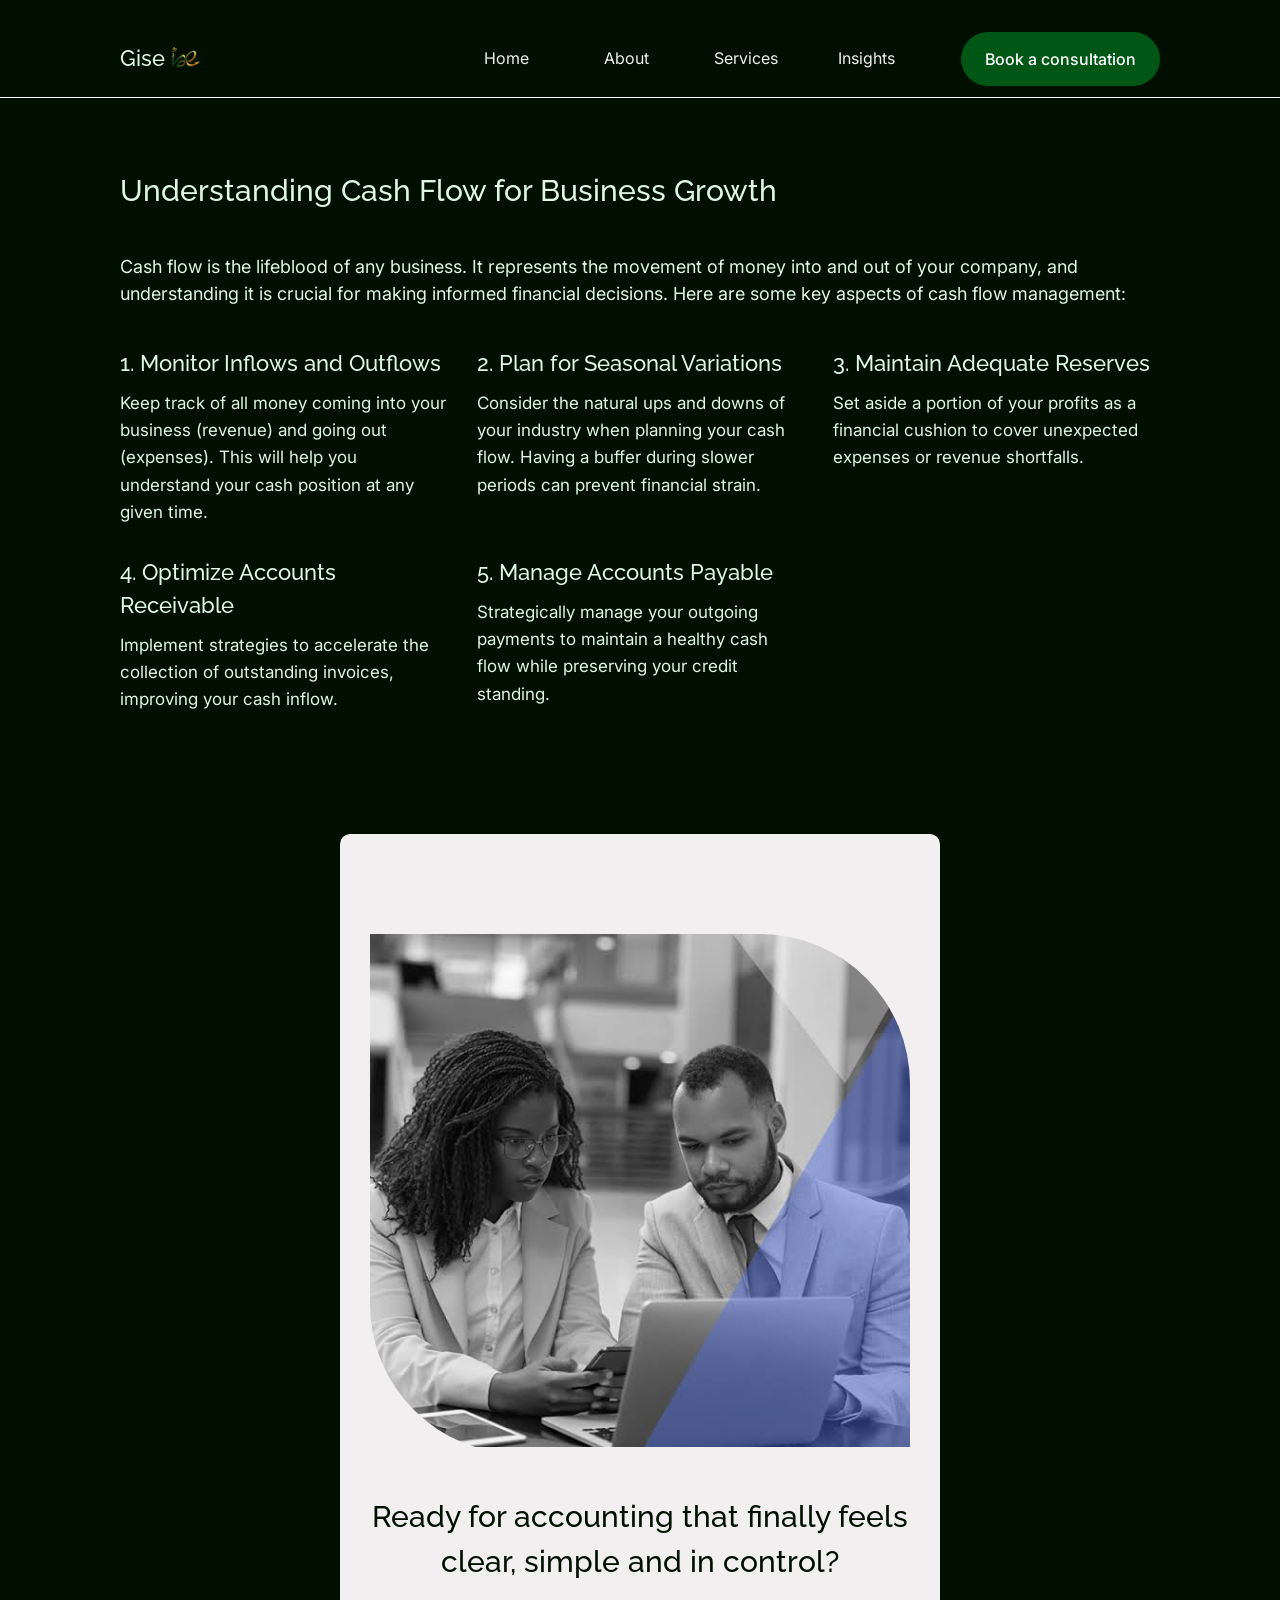
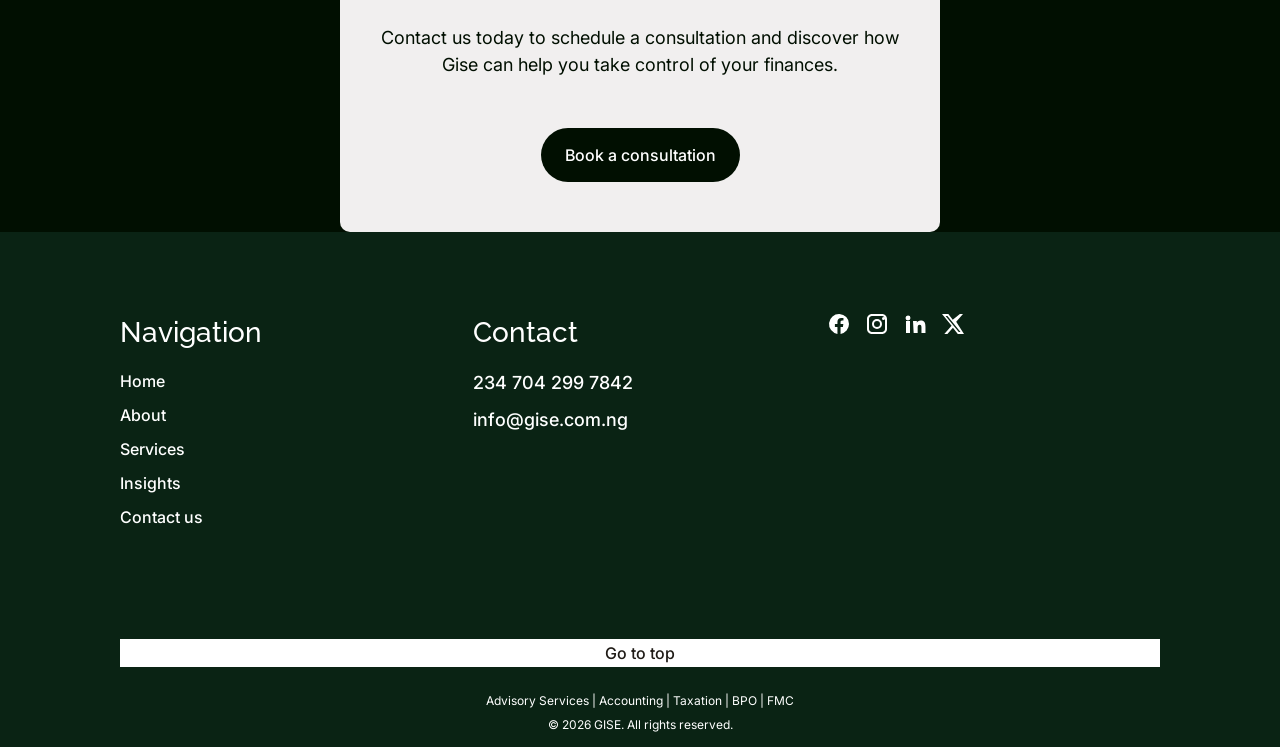
<file: pages/insights/understanding-cash-flow.html>
<!DOCTYPE html>
<html lang="en">
<head>
    <meta charset="UTF-8">
    <meta name="viewport" content="width=device-width, initial-scale=1.0">
    
    <title>Gise Advisory - Understanding Cash Flow for Business Growth</title>
    <link rel="stylesheet" href="../../styles/normalize.css">
    <link rel="stylesheet" href="../../styles/style.css">
    <link rel="stylesheet" href="../../styles/insights.css">
    <link rel="stylesheet" href="../../styles/insight-shared.css">
    <link rel="icon" href="../../assets/images/favicon.ico">
</head>
<body>
    <nav>
        <div class="name-logo">
            <h3 class="name">Gise</h3>
            <img src="../../assets/images/logo.png" alt="logo" class="logo">
        </div>
        <div class="nav-btn">
            <span></span>
            <span></span>
            <span></span>
        </div>
        <ul class="links">
            <li><a href="../../index.html">Home</a></li>
            <li><a href="../about.html">About</a></li>
            <li><a href="../services.html">Services</a></li>
            <li><a href="../insights.html">Insights</a></li>
            <a href="../contact.html" class="btn book-consultation">Book a consultation</a>
        </ul>
    </nav>

    <main class="container">
        <h2 class="head">Understanding Cash Flow for Business Growth</h2>
        <section class="body">
            <div class="txt">
                <p>Cash flow is the lifeblood of any business. It represents the movement of money into and out of your company, and understanding it is crucial for making informed financial decisions. Here are some key aspects of cash flow management:</p>
                <div class="more">
                    <div class="group">
                        <h3>1. Monitor Inflows and Outflows</h3>
                        <p>Keep track of all money coming into your business (revenue) and going out (expenses). This will help you understand your cash position at any given time.</p>
                    </div>
                    <div class="group">
                        <h3>2. Plan for Seasonal Variations</h3>
                        <p>Consider the natural ups and downs of your industry when planning your cash flow. Having a buffer during slower periods can prevent financial strain.</p>
                    </div>
                    <div class="group">
                        <h3>3. Maintain Adequate Reserves</h3>
                        <p>Set aside a portion of your profits as a financial cushion to cover unexpected expenses or revenue shortfalls.</p>
                    </div>
                    <div class="group">
                        <h3>4. Optimize Accounts Receivable</h3>
                        <p>Implement strategies to accelerate the collection of outstanding invoices, improving your cash inflow.</p>
                    </div>
                    <div class="group">
                        <h3>5. Manage Accounts Payable</h3>
                        <p>Strategically manage your outgoing payments to maintain a healthy cash flow while preserving your credit standing.</p>
                    </div>
                </div>
            </div>
        </section>

        <section class="book-now">
            <div class="readyImage"><img src="../../assets/images/ready-for-image.jpg" alt="Front Image"></div>
            <h2>Ready for accounting that finally feels clear, simple and in control?</h2>
            <p>Contact us today to schedule a consultation and discover how Gise can help you take control of your finances.</p>
            <a href="../contact.html" class="btn book-consultation">Book a consultation</a>
        </section>
    </main>

    <footer>
        <div class="foot-nav-links">
            <h3>Navigation</h3>
            
            <ul class="links">
                <li><a href="../../index.html">Home</a></li>
                <li><a href="../about.html">About</a></li>
                <li><a href="../services.html">Services</a></li>
                <li><a href="../insights.html" class="c-opened">Insights</a></li>
                <li><a href="../contact.html">Contact us</a></li>
            </ul>
        </div>

        <div class="contact">
            <h3>Contact</h3>
            <div class="contacts-list">
                <li><a class="phone" href="tel:+2347042997842">234 704 299 7842</a></li>
                <li><a href="mailto:info@gise.com.ng" class="email">info@gise.com.ng</a></li>
            </div>
        </div>

        <div class="social-media">
            <a href="https://facebook.com" target="_blank" aria-label="Facebook">
                <svg xmlns="http://www.w3.org/2000/svg" width="24" height="24" fill="currentColor" viewBox="0 0 24 24">
                  <path d="M22 12a10 10 0 1 0-11.56 9.88v-6.99H7.9V12h2.54V9.8c0-2.5 1.5-3.88 3.77-3.88 1.1 0 2.24.2 2.24.2v2.46h-1.26c-1.24 0-1.63.77-1.63 1.56V12h2.78l-.44 2.89h-2.34v6.99A10 10 0 0 0 22 12"/>
                </svg>
            </a>

            <a href="https://instagram.com" target="_blank" aria-label="Instagram">
                <svg xmlns="http://www.w3.org/2000/svg" width="24" height="24" fill="currentColor" viewBox="0 0 24 24">
                  <path d="M7 2C4.24 2 2 4.24 2 7v10c0 2.76 2.24 5 5 5h10c2.76 0 5-2.24 5-5V7c0-2.76-2.24-5-5-5zm0 2h10c1.65 0 3 1.35 3 3v10c0 1.65-1.35 3-3 3H7c-1.65 0-3-1.35-3-3V7c0-1.65 1.35-3 3-3m11.5 1a1.5 1.5 0 1 0 0 3 1.5 1.5 0 0 0 0-3M12 7a5 5 0 1 0 0 10 5 5 0 0 0 0-10m0 2a3 3 0 1 1 0 6 3 3 0 0 1 0-6"/>
                </svg>
            </a>

            <a href="https://linkedin.com" target="_blank" aria-label="LinkedIn">
                <svg xmlns="http://www.w3.org/2000/svg" width="24" height="24" fill="currentColor" viewBox="0 0 24 24">
                  <path d="M4.98 3.5A2.48 2.48 0 1 0 5 8.46 2.48 2.48 0 0 0 4.98 3.5M3 9h4v12H3zm7 0h3.83v1.64h.05c.53-1 1.84-2.06 3.79-2.06 4.05 0 4.8 2.67 4.8 6.14V21h-4v-5.34c0-1.27-.02-2.9-1.77-2.9s-2.04 1.38-2.04 2.8V21h-4z"/>
                </svg>
            </a>

            <a href="https://x.com" target="_blank" aria-label="X">
                <svg xmlns="http://www.w3.org/2000/svg" width="24" height="24" fill="currentColor" viewBox="0 0 24 24">
                    <path d="M18.9 2H22l-6.8 7.77L23 22h-6.2l-4.85-6.35L6.4 22H3.3l7.27-8.3L1 2h6.35l4.38 5.8zm-1.1 18h1.72L6.42 3.9H4.58z"/>
                </svg>
            </a>
        </div>
        
        <a href="#top" class="back-top">Go to top</a>

        <div class="copyright">
            <p>Advisory Services | Accounting | Taxation | BPO | FMC</p>
            <p >&copy <span class="year"></span> GISE. All rights reserved.</p>
        </div>
    </footer>

    <script type="module" src="../../scripts/page/index.js"></script>
</body>
</html>
</file>
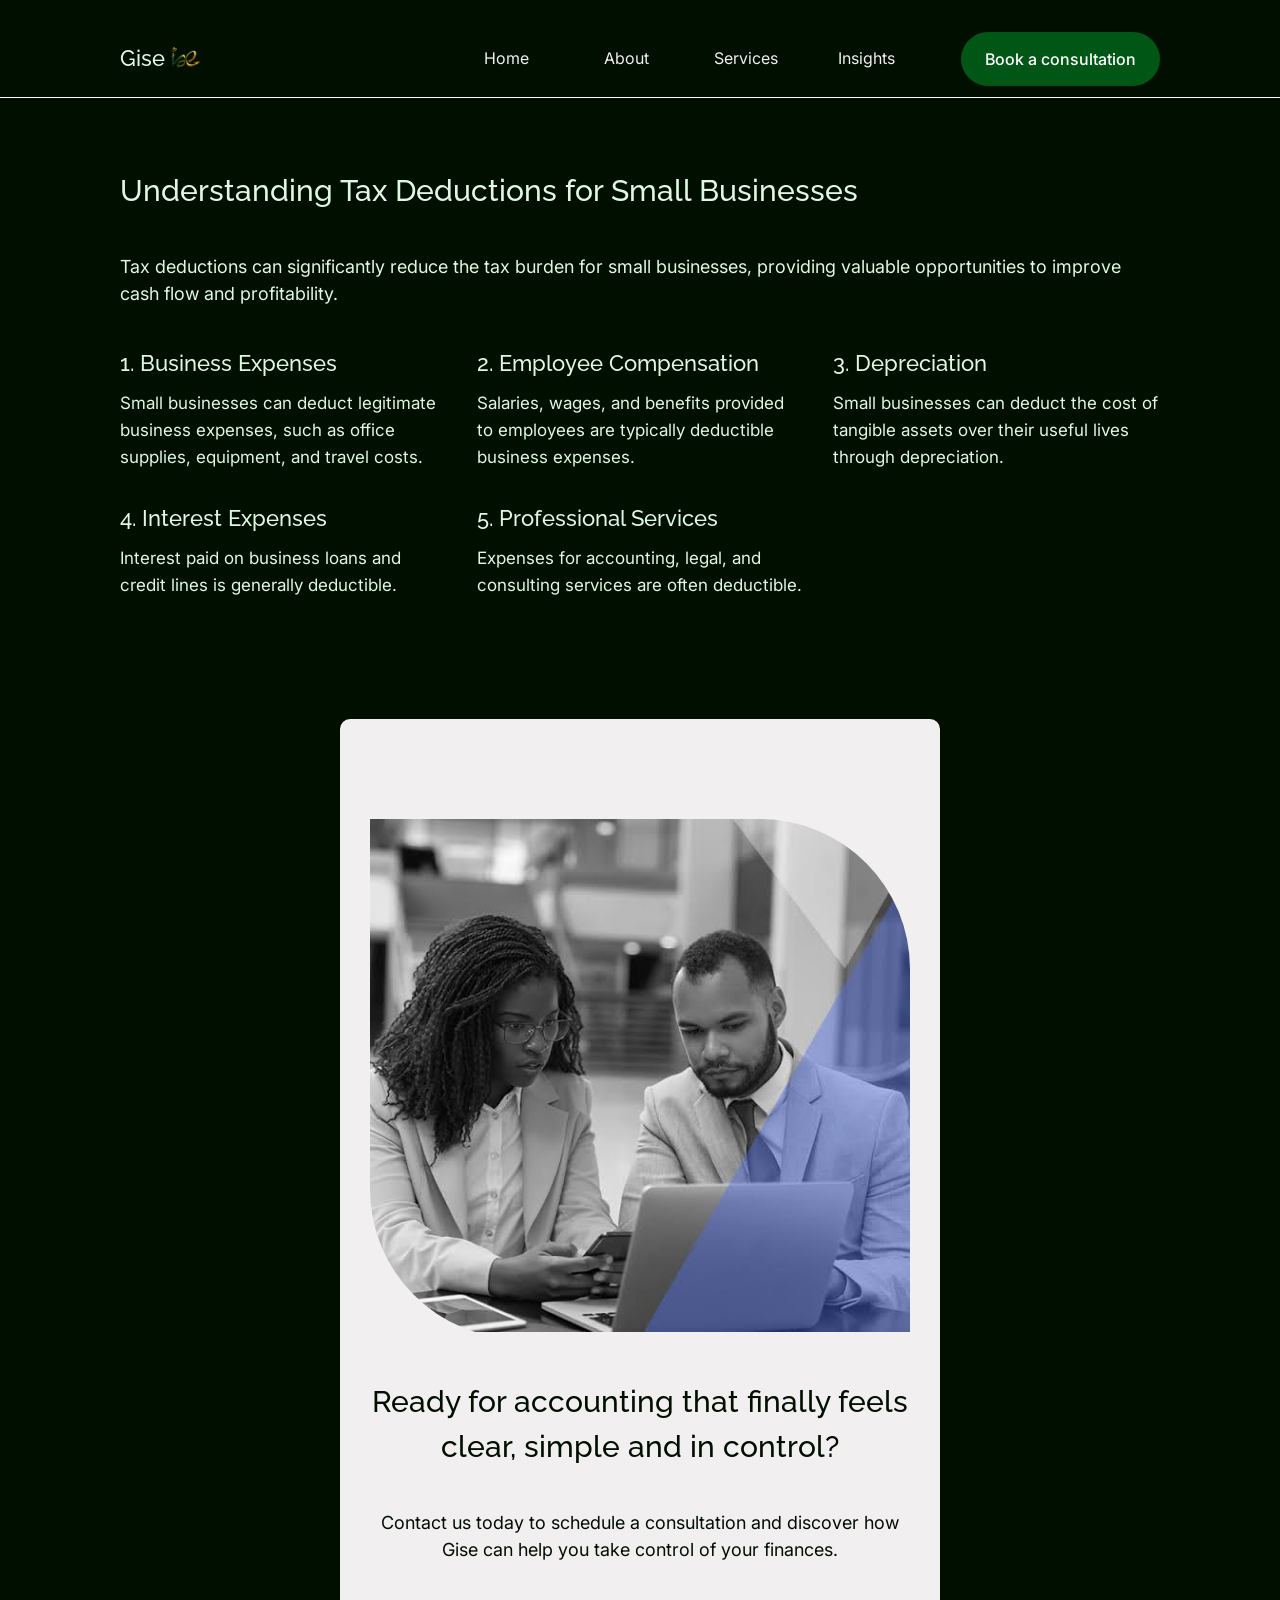
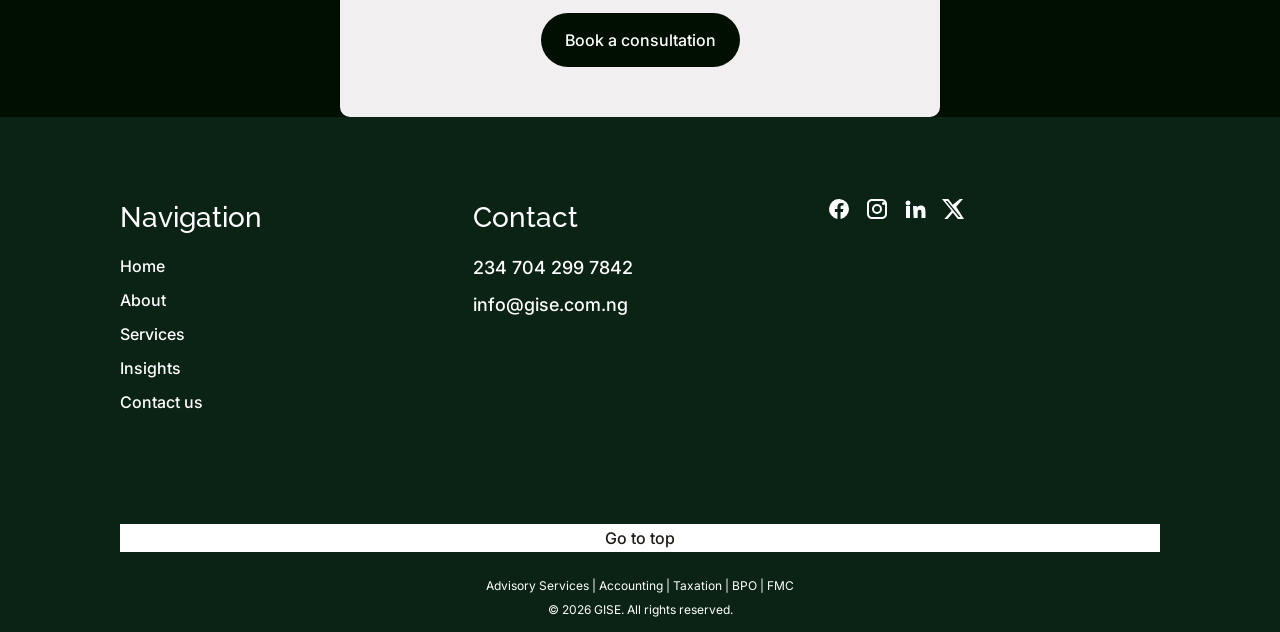
<file: pages/insights/understanding-tax-deductions.html>
<!DOCTYPE html>
<html lang="en">
<head>
    <meta charset="UTF-8">
    <meta name="viewport" content="width=device-width, initial-scale=1.0">
    
    <title>Gise Advisory - Understanding Tax Deductions for Small Businesses</title>
    <link rel="stylesheet" href="../../styles/normalize.css">
    <link rel="stylesheet" href="../../styles/style.css">
    <link rel="stylesheet" href="../../styles/insights.css">
    <link rel="stylesheet" href="../../styles/insight-shared.css">
    <link rel="icon" href="../../assets/images/favicon.ico">
</head>
<body>
    <nav>
        <div class="name-logo">
            <h3 class="name">Gise</h3>
            <img src="../../assets/images/logo.png" alt="logo" class="logo">
        </div>
        <div class="nav-btn">
            <span></span>
            <span></span>
            <span></span>
        </div>
        <ul class="links">
            <li><a href="../../index.html">Home</a></li>
            <li><a href="../about.html">About</a></li>
            <li><a href="../services.html">Services</a></li>
            <li><a href="../insights.html">Insights</a></li>
            <a href="../contact.html" class="btn book-consultation">Book a consultation</a>
        </ul>
    </nav>

    <main class="container">
        <h2 class="head">Understanding Tax Deductions for Small Businesses</h2>
        <section class="body">
            <div class="txt">
                <p>Tax deductions can significantly reduce the tax burden for small businesses, providing valuable opportunities to improve cash flow and profitability.</p>
                <div class="more">
                    <div class="group">
                        <h3>1. Business Expenses</h3>
                        <p>Small businesses can deduct legitimate business expenses, such as office supplies, equipment, and travel costs.</p>
                    </div>
                    <div class="group">
                        <h3>2. Employee Compensation</h3>
                        <p>Salaries, wages, and benefits provided to employees are typically deductible business expenses.</p>
                    </div>
                    <div class="group">
                        <h3>3. Depreciation</h3>
                        <p>Small businesses can deduct the cost of tangible assets over their useful lives through depreciation.</p>
                    </div>
                    <div class="group">
                        <h3>4. Interest Expenses</h3>
                        <p>Interest paid on business loans and credit lines is generally deductible.</p>
                    </div>
                    <div class="group">
                        <h3>5. Professional Services</h3>
                        <p>Expenses for accounting, legal, and consulting services are often deductible.</p>
                    </div>
                </div>
            </div>
        </section>

        <section class="book-now">
            <div class="readyImage"><img src="../../assets/images/ready-for-image.jpg" alt="Front Image"></div>
            <h2>Ready for accounting that finally feels clear, simple and in control?</h2>
            <p>Contact us today to schedule a consultation and discover how Gise can help you take control of your finances.</p>
            <a href="../contact.html" class="btn book-consultation">Book a consultation</a>
        </section>
    </main>

    <footer>
        <div class="foot-nav-links">
            <h3>Navigation</h3>
            
            <ul class="links">
                <li><a href="../../index.html">Home</a></li>
                <li><a href="../about.html">About</a></li>
                <li><a href="../services.html">Services</a></li>
                <li><a href="../insights.html" class="c-opened">Insights</a></li>
                <li><a href="../contact.html">Contact us</a></li>
            </ul>
        </div>

        <div class="contact">
            <h3>Contact</h3>
            <div class="contacts-list">
                <li><a class="phone" href="tel:+2347042997842">234 704 299 7842</a></li>
                <li><a href="mailto:info@gise.com.ng" class="email">info@gise.com.ng</a></li>
            </div>
        </div>

        <div class="social-media">
            <a href="https://facebook.com" target="_blank" aria-label="Facebook">
                <svg xmlns="http://www.w3.org/2000/svg" width="24" height="24" fill="currentColor" viewBox="0 0 24 24">
                  <path d="M22 12a10 10 0 1 0-11.56 9.88v-6.99H7.9V12h2.54V9.8c0-2.5 1.5-3.88 3.77-3.88 1.1 0 2.24.2 2.24.2v2.46h-1.26c-1.24 0-1.63.77-1.63 1.56V12h2.78l-.44 2.89h-2.34v6.99A10 10 0 0 0 22 12"/>
                </svg>
            </a>

            <a href="https://instagram.com" target="_blank" aria-label="Instagram">
                <svg xmlns="http://www.w3.org/2000/svg" width="24" height="24" fill="currentColor" viewBox="0 0 24 24">
                  <path d="M7 2C4.24 2 2 4.24 2 7v10c0 2.76 2.24 5 5 5h10c2.76 0 5-2.24 5-5V7c0-2.76-2.24-5-5-5zm0 2h10c1.65 0 3 1.35 3 3v10c0 1.65-1.35 3-3 3H7c-1.65 0-3-1.35-3-3V7c0-1.65 1.35-3 3-3m11.5 1a1.5 1.5 0 1 0 0 3 1.5 1.5 0 0 0 0-3M12 7a5 5 0 1 0 0 10 5 5 0 0 0 0-10m0 2a3 3 0 1 1 0 6 3 3 0 0 1 0-6"/>
                </svg>
            </a>

            <a href="https://linkedin.com" target="_blank" aria-label="LinkedIn">
                <svg xmlns="http://www.w3.org/2000/svg" width="24" height="24" fill="currentColor" viewBox="0 0 24 24">
                  <path d="M4.98 3.5A2.48 2.48 0 1 0 5 8.46 2.48 2.48 0 0 0 4.98 3.5M3 9h4v12H3zm7 0h3.83v1.64h.05c.53-1 1.84-2.06 3.79-2.06 4.05 0 4.8 2.67 4.8 6.14V21h-4v-5.34c0-1.27-.02-2.9-1.77-2.9s-2.04 1.38-2.04 2.8V21h-4z"/>
                </svg>
            </a>

            <a href="https://x.com" target="_blank" aria-label="X">
                <svg xmlns="http://www.w3.org/2000/svg" width="24" height="24" fill="currentColor" viewBox="0 0 24 24">
                    <path d="M18.9 2H22l-6.8 7.77L23 22h-6.2l-4.85-6.35L6.4 22H3.3l7.27-8.3L1 2h6.35l4.38 5.8zm-1.1 18h1.72L6.42 3.9H4.58z"/>
                </svg>
            </a>
        </div>
        
        <a href="#top" class="back-top">Go to top</a>

        <div class="copyright">
            <p>Advisory Services | Accounting | Taxation | BPO | FMC</p>
            <p >&copy <span class="year"></span> GISE. All rights reserved.</p>
        </div>
    </footer>

    <script type="module" src="../../scripts/page/index.js"></script>
</body>
</html>
</file>
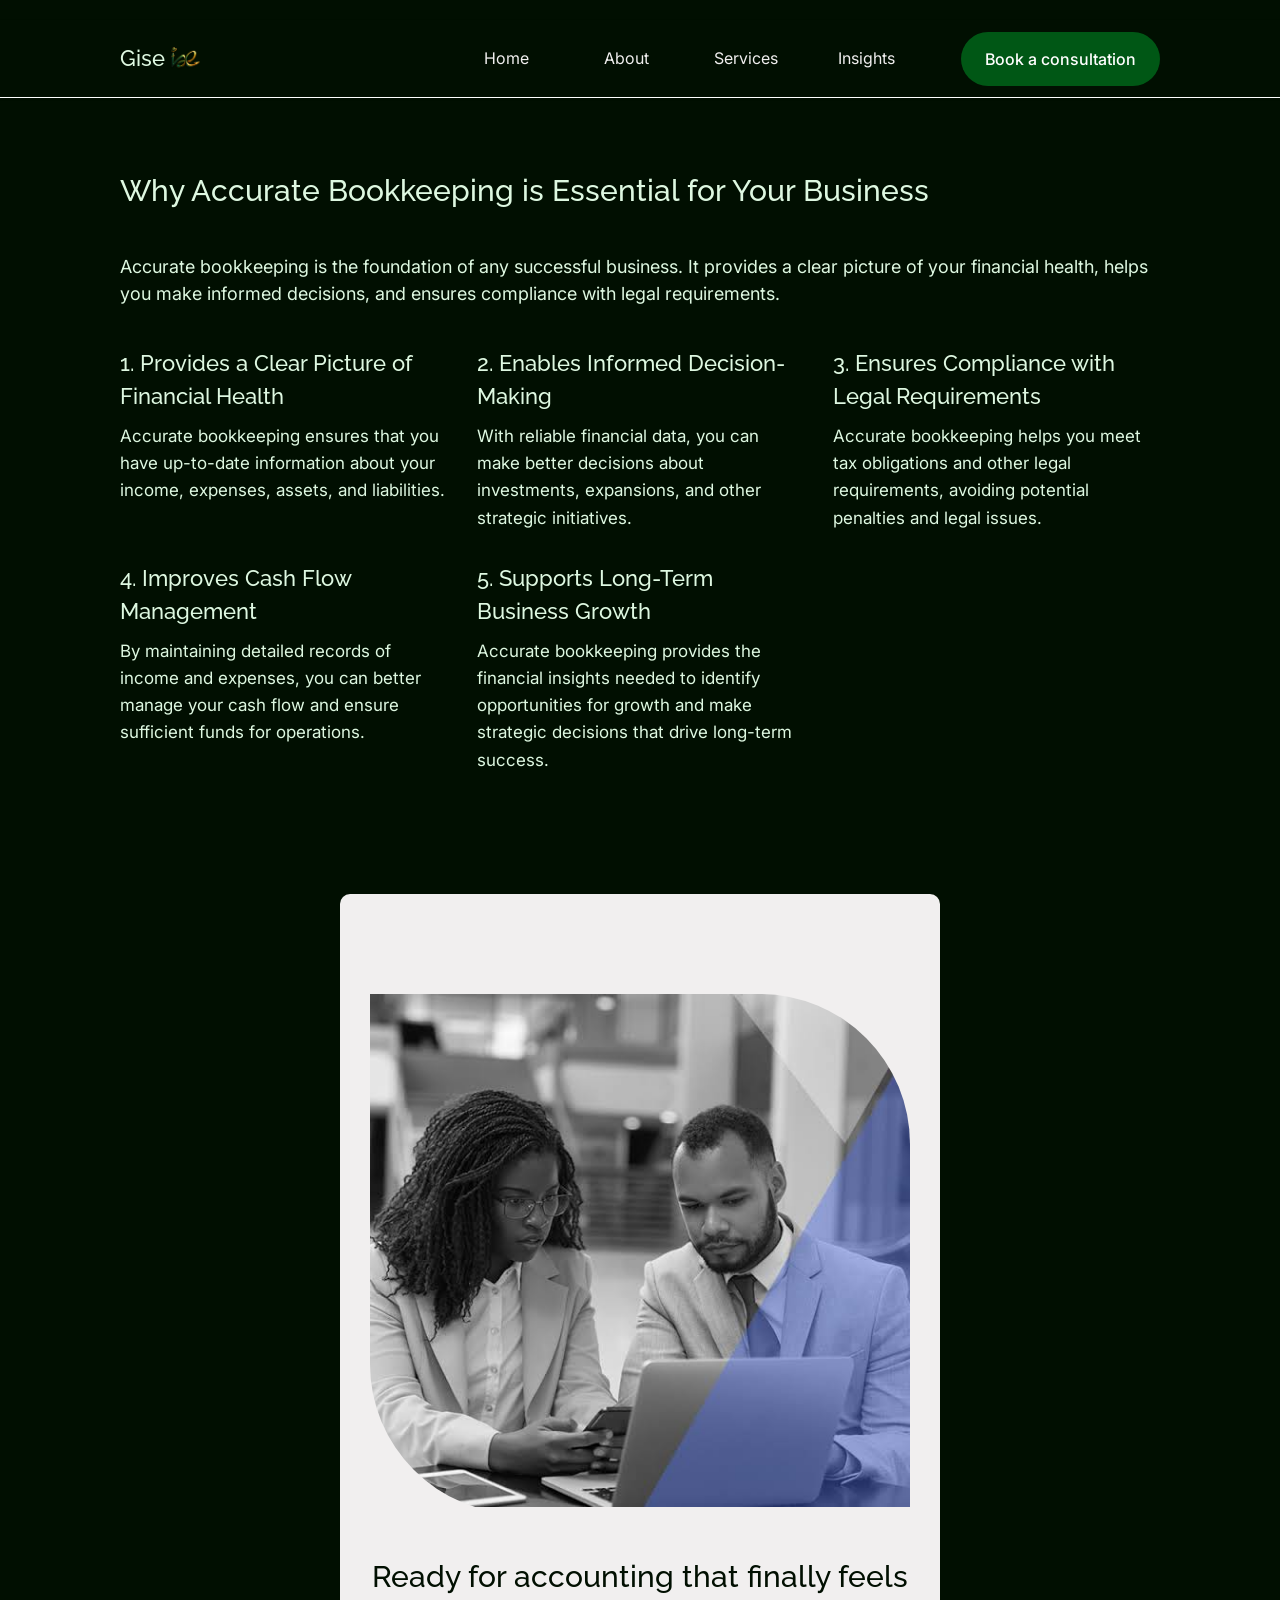
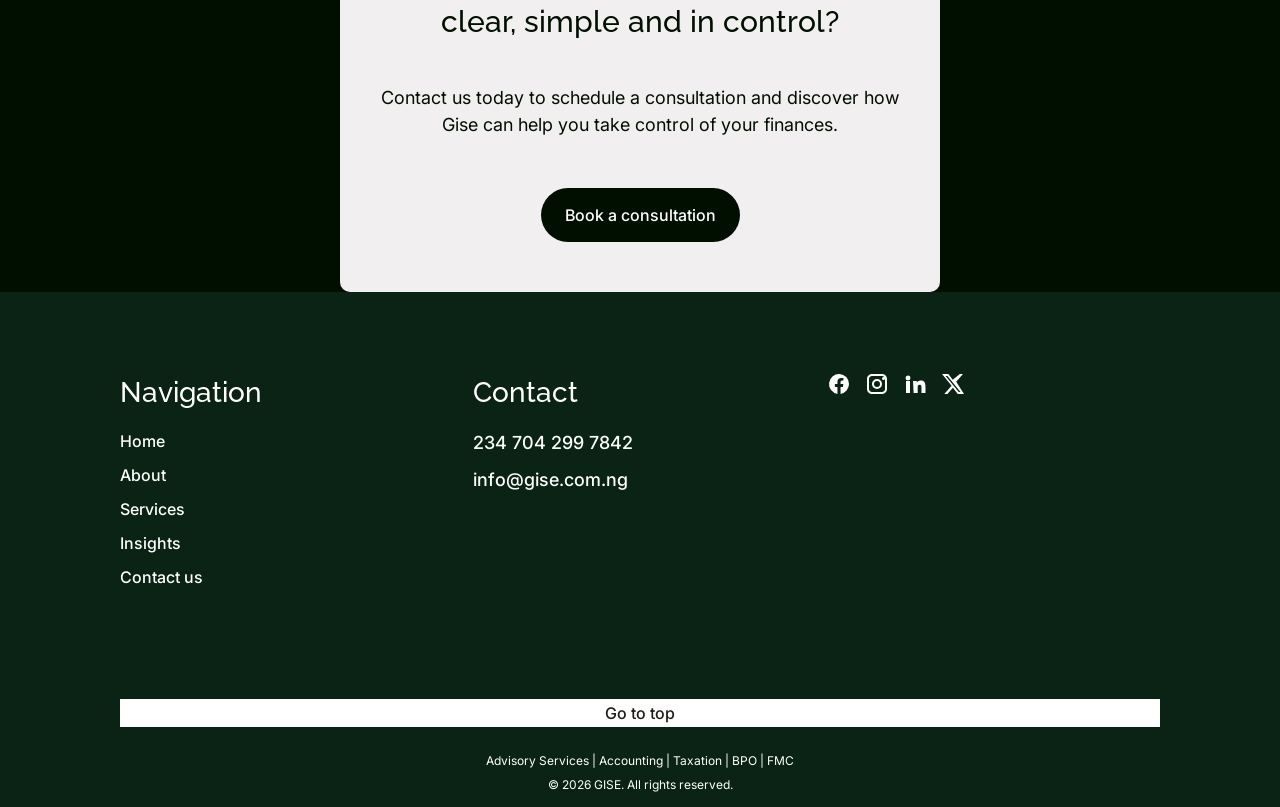
<file: pages/insights/why-accurate-bookkeeping-is-essential.html>
<!DOCTYPE html>
<html lang="en">
<head>
    <meta charset="UTF-8">
    <meta name="viewport" content="width=device-width, initial-scale=1.0">
    
    <title>Gise Advisory - Why Accurate Bookkeeping is Essential for Your Business</title>
    <link rel="stylesheet" href="../../styles/normalize.css">
    <link rel="stylesheet" href="../../styles/style.css">
    <link rel="stylesheet" href="../../styles/insights.css">
    <link rel="stylesheet" href="../../styles/insight-shared.css">
    <link rel="icon" href="../../assets/images/favicon.ico">
</head>
<body>
    <nav>
        <div class="name-logo">
            <h3 class="name">Gise</h3>
            <img src="../../assets/images/logo.png" alt="logo" class="logo">
        </div>
        <div class="nav-btn">
            <span></span>
            <span></span>
            <span></span>
        </div>
        <ul class="links">
            <li><a href="../../index.html">Home</a></li>
            <li><a href="../about.html">About</a></li>
            <li><a href="../services.html">Services</a></li>
            <li><a href="../insights.html">Insights</a></li>
            <a href="../contact.html" class="btn book-consultation">Book a consultation</a>
        </ul>
    </nav>

    <main class="container">
        <h2 class="head">Why Accurate Bookkeeping is Essential for Your Business</h2>
        <section class="body">
            <div class="txt">
                <p>Accurate bookkeeping is the foundation of any successful business. It provides a clear picture of your financial health, helps you make informed decisions, and ensures compliance with legal requirements.</p>
                <div class="more">
                    <div class="group">
                        <h3>1. Provides a Clear Picture of Financial Health</h3>
                        <p>Accurate bookkeeping ensures that you have up-to-date information about your income, expenses, assets, and liabilities.</p>
                    </div>
                    <div class="group">
                        <h3>2. Enables Informed Decision-Making</h3>
                        <p>With reliable financial data, you can make better decisions about investments, expansions, and other strategic initiatives.</p>
                    </div>
                    <div class="group">
                        <h3>3. Ensures Compliance with Legal Requirements</h3>
                        <p>Accurate bookkeeping helps you meet tax obligations and other legal requirements, avoiding potential penalties and legal issues.</p>
                    </div>
                    <div class="group">
                        <h3>4. Improves Cash Flow Management</h3>
                        <p>By maintaining detailed records of income and expenses, you can better manage your cash flow and ensure sufficient funds for operations.</p>
                    </div>
                    <div class="group">
                        <h3>5. Supports Long-Term Business Growth</h3>
                        <p>Accurate bookkeeping provides the financial insights needed to identify opportunities for growth and make strategic decisions that drive long-term success.</p>
                    </div>
                </div>
            </div>
        </section>

        <section class="book-now">
            <div class="readyImage"><img src="../../assets/images/ready-for-image.jpg" alt="Front Image"></div>
            <h2>Ready for accounting that finally feels clear, simple and in control?</h2>
            <p>Contact us today to schedule a consultation and discover how Gise can help you take control of your finances.</p>
            <a href="../contact.html" class="btn book-consultation">Book a consultation</a>
        </section>
    </main>

    <footer>
        <div class="foot-nav-links">
            <h3>Navigation</h3>
            
            <ul class="links">
                <li><a href="../../index.html">Home</a></li>
                <li><a href="../about.html">About</a></li>
                <li><a href="../services.html">Services</a></li>
                <li><a href="../insights.html" class="c-opened">Insights</a></li>
                <li><a href="../contact.html">Contact us</a></li>
            </ul>
        </div>

        <div class="contact">
            <h3>Contact</h3>
            <div class="contacts-list">
                <li><a class="phone" href="tel:+2347042997842">234 704 299 7842</a></li>
                <li><a href="mailto:info@gise.com.ng" class="email">info@gise.com.ng</a></li>
            </div>
        </div>

        <div class="social-media">
            <a href="https://facebook.com" target="_blank" aria-label="Facebook">
                <svg xmlns="http://www.w3.org/2000/svg" width="24" height="24" fill="currentColor" viewBox="0 0 24 24">
                  <path d="M22 12a10 10 0 1 0-11.56 9.88v-6.99H7.9V12h2.54V9.8c0-2.5 1.5-3.88 3.77-3.88 1.1 0 2.24.2 2.24.2v2.46h-1.26c-1.24 0-1.63.77-1.63 1.56V12h2.78l-.44 2.89h-2.34v6.99A10 10 0 0 0 22 12"/>
                </svg>
            </a>

            <a href="https://instagram.com" target="_blank" aria-label="Instagram">
                <svg xmlns="http://www.w3.org/2000/svg" width="24" height="24" fill="currentColor" viewBox="0 0 24 24">
                  <path d="M7 2C4.24 2 2 4.24 2 7v10c0 2.76 2.24 5 5 5h10c2.76 0 5-2.24 5-5V7c0-2.76-2.24-5-5-5zm0 2h10c1.65 0 3 1.35 3 3v10c0 1.65-1.35 3-3 3H7c-1.65 0-3-1.35-3-3V7c0-1.65 1.35-3 3-3m11.5 1a1.5 1.5 0 1 0 0 3 1.5 1.5 0 0 0 0-3M12 7a5 5 0 1 0 0 10 5 5 0 0 0 0-10m0 2a3 3 0 1 1 0 6 3 3 0 0 1 0-6"/>
                </svg>
            </a>

            <a href="https://linkedin.com" target="_blank" aria-label="LinkedIn">
                <svg xmlns="http://www.w3.org/2000/svg" width="24" height="24" fill="currentColor" viewBox="0 0 24 24">
                  <path d="M4.98 3.5A2.48 2.48 0 1 0 5 8.46 2.48 2.48 0 0 0 4.98 3.5M3 9h4v12H3zm7 0h3.83v1.64h.05c.53-1 1.84-2.06 3.79-2.06 4.05 0 4.8 2.67 4.8 6.14V21h-4v-5.34c0-1.27-.02-2.9-1.77-2.9s-2.04 1.38-2.04 2.8V21h-4z"/>
                </svg>
            </a>

            <a href="https://x.com" target="_blank" aria-label="X">
                <svg xmlns="http://www.w3.org/2000/svg" width="24" height="24" fill="currentColor" viewBox="0 0 24 24">
                    <path d="M18.9 2H22l-6.8 7.77L23 22h-6.2l-4.85-6.35L6.4 22H3.3l7.27-8.3L1 2h6.35l4.38 5.8zm-1.1 18h1.72L6.42 3.9H4.58z"/>
                </svg>
            </a>
        </div>
        
        <a href="#top" class="back-top">Go to top</a>

        <div class="copyright">
            <p>Advisory Services | Accounting | Taxation | BPO | FMC</p>
            <p >&copy <span class="year"></span> GISE. All rights reserved.</p>
        </div>
    </footer>

    <script type="module" src="../../scripts/page/index.js"></script>
</body>
</html>
</file>
<file: styles/style.css>
@import url('https://fonts.googleapis.com/css2?family=Inter:ital,opsz,wght@0,14..32,100..900;1,14..32,100..900&family=Raleway:ital,wght@0,100..900;1,100..900&display=swap');

:root {
    --clr-primary: rgb(1, 15, 1);
    --clr-primary-2: #ffffff;
    --clr-secondary: #0f172a;
    --clr-sub: #021A14;
    --clr-sub-2: rgb(197, 240, 148);
    --clr-accent: #f1efef;
    --clr-bg-btn: #7A2E2E;
    --clr-light: #ffffff;
    --clr-dark: #1F1B16;
    --clr-txt: #def8e1;

    
    --clr-txt-1: #1F2937/*#2F3A34*/;
   
    --clr-txt-light-2: #e8f7ea;
    --clr-txt-light-3: #d6d6d6;
    --clr-shadow-1: 0 .1rem .3rem rgba(0, 0, 0, .06);
    --clr-shadow-2: 0 .1rem .2rem rgba(0, 0, 0, .04);
    

    --font-primary: "Inter", sans-serif;
    --font-secondary: "Raleway", sans-serif;
    --font-size-h3: 2.4rem;
    --font-size-h2: 3.4rem;
    --font-size-h1: 3.8rem;
    --font-size-txt: 1.8rem;
    --line-height-h1: 1.3;
    --line-height-txt: 1.5; 
    --font-weight-h1: 400;
    --font-weight-h2: 500;
    --font-weight-h3: 500;
}

html {
    font-size: 62.5%;
    scroll-behavior: smooth;
}

body {
    background: var(--clr-primary);
    color: var(--clr-txt);
    font-family: var(--font-primary);
    font-optical-sizing: auto;
    font-weight: 400;
    font-style: normal;
    line-height: var(--line-height-txt);
    width: 100%;
    min-height: 100%;
    font-size: var(--font-size-txt);
}

main.container {
    width: 100%;
    height: fit-content;
    display: flex;
    flex-direction: column;
    justify-content: center;
    align-items: center;
    gap: 2rem;
    padding: 0 3rem;
}

/* NAVIGATION BAR STYLINGS */
nav {
    position: sticky;
    top: 0;
    width: 100%;
    height: 7.8rem;
    background: transparent;
    box-shadow: var(--clr-shadow-1),
                var(--clr-shadow-2);
    display: flex;
    justify-content: space-between;
    align-items: center;
    padding: 2.5rem 3rem;
    margin-top: 2rem;
    z-index: 10;
    border-bottom: .1rem solid var(--clr-light);
}

nav h3.name {
    /*font-weight: 400;*/
    /*color: var(--clr-light);*/
}

nav div.name-logo {
    height: 100%;
    width: fit-content;
    display: flex;
    align-items: center;
    gap: 0rem;
    cursor: pointer;
}

div.name-logo img.logo {
    width: 3rem;
    height: auto;
    margin-left: .5rem;
}

nav div.nav-btn {
    cursor: pointer;
    position: relative;
	z-index: 15;
	width: 2.4rem;
	height: 1.8rem;
}

div.nav-btn > * {
	position: absolute;
	left: 0;
	width: 100%;
	height: .2rem;
	background: var(--clr-light);
	border-radius: 1rem;
	transition: .5s ease;
}

div.nav-btn > :nth-child(1) {
	top: 0rem;
}

div.nav-btn > :nth-child(2) {
	top: .8rem;
}

div.nav-btn > :nth-child(3) {
	top: 1.6rem;
}

/* Scrolled nav stylings */
nav.scrolled {
    background: var(--clr-light);
} 

nav.scrolled ul.links {
    background: var(--clr-light);
}

nav.scrolled ul.links li {
    border-color: var(--clr-primary);
}

nav.scrolled ul.links li:hover {
    opacity: .5;
}

nav.scrolled ul.links li a {
    color: var(--clr-primary);
}

nav.scrolled ul.links a.btn {
    background: rgba(0, 100, 50, 1);
}

nav.scrolled h3.name {
    color: var(--clr-sub);
}

nav.scrolled div.nav-btn > * {
    background: var(--clr-sub);
}

/*Active bar styling*/
div.nav-btn.active > :nth-child(1) {
	transform: rotate(45deg);
	transform-origin: left center;
}

div.nav-btn.active > :nth-child(2) {
	left: 1rem;
	/*opacity: 0;*/
	transform: scaleX(0);
}

div.nav-btn.active > :nth-child(3) {
	transform: rotate(-45deg);
	transform-origin: left center;
}

/*Navigation Drop Down Stylings*/
nav ul.links {
    position: absolute;
    list-style: none;
    background: var(--clr-primary);
    width: 100%;
    height: 100vh;
    left: 0;
    transform: translateX(-100%);
    top: 7.5rem;
    display: flex;
    flex-direction: column;
    align-items: center;
    gap: 4rem;
    padding: 6rem 4rem;
    border-top: .1rem dashed var(--clr-accent);
    transition: 1s ease;
    overflow-y: auto;
    scrollbar-width: none;
    -webkit-overflow-scrolling: touch;
}

nav ul.links.active {
    transform: translateX(0);
    top: 7.5rem;
}

nav ul.links li {
    text-transform: uppercase;
    border: .1rem solid var(--clr-accent);
    width: 100%;
    padding: 1.5rem 0;
    
    border-radius: 1rem;
}

nav ul.links li a {
    text-decoration: none;
    width: 100%;
    height: 100%;
    display: flex;
    justify-content: center;
    color: var(--clr-txt);
}

nav ul.links li.c-opened {
    font-weight: 500;
    color: var(--clr-secondary);
}

nav ul.links li a:hover {
    text-decoration: underline;
}

nav ul.links a.btn {
    margin-top: 6rem;
}

/* HERO SECTION STYLING */
main div.hero-section {
    position: relative;
    top: -7.8rem;
    z-index: 2;

    max-width: 60rem;
    min-height: 100vh;

    color: var(--clr-light);

    display: flex;
    flex-direction: column;
    justify-content: center;
    align-items: center;
    gap: 2rem;

    margin: 0 -3rem;
    padding: 3rem 2rem 3rem;

    overflow: hidden;

    mask-image: linear-gradient(to top, transparent 0%, white 30%);
    --webkit-mask-image: linear-gradient(to bottom, transparent, white);

}

main div.hero-section::before {
    content: "";
    height: 100vh;

    position: absolute;
    inset: 0;
    z-index: -1;

    background-image: url("../assets/images/hero-image.png");
    background-size: cover;
    background-position: center;
    background-repeat: repeat;
    filter: blur(.1rem);
    transform: scale(1.05);
}



div.hero-section h2.head {
    text-shadow: 0 4px 8px rgba(0,0,0, .8);
    color: var(--clr-accent);
    -webkit-text-stroke: .1rem rgba(0, 255, 70, .5);
    font-weight: 500;
    line-height: 1.3;
    text-align: center;
    margin: 12rem 2rem 1rem;
    font-style: normal;
    /* line-height: var(--line-height-h1); */
}

div.hero-section p.short-descript {
    color: rgba(255, 255, 255, 0.88);
    max-width: 520px;
    font-weight: 500;
    text-shadow: 0 .2rem 10px rgba(0, 255, 70, .5);
    margin-bottom: 4rem;
}

/* Frontal Text */
main div.frontal-flex, div.frontal {
    display: flex;
    flex-direction: column;
    justify-content: center;
    align-items: center;
    gap: 2rem;
    width: inherit;
    height: fit-content;
    margin-top: -10rem;
}

/* Frontal Image */
div.frontImage {
    max-width: 100%;
    overflow: hidden;
    height: auto;
    border-top-right-radius: 15rem;
    border-bottom-left-radius: 15rem;
    margin: 2rem 0 6rem;
}

div.frontImage img {
    width: 100%;
    height: auto;
}

main p.short-descript {
    text-align: center;
    margin: 0 2rem;
}

div.frontal-flex a.btn.book-consultation {
    margin-top: 1rem;
}

/* BOOK CONSULTATION BUTTON */

a.btn.book-consultation {
    text-decoration: none;
    background: rgba(0, 255, 70, .3)/*var(--clr-bg-btn)*/;
    color: var(--clr-light);
    margin: 1rem 0;
    padding: 1.5rem 2.4rem;
    border-radius: 3rem;
    display: inline-block;
    font-size: calc(var(--font-size-txt) - .2rem);
    font-weight: 500;
}

/*  */
main div.whoIsGiseFor {
    display: flex;
    flex-direction: column;
    justify-content: center;
    align-items: flex-start;
    gap: 2rem;
    width: 100%;
    height: fit-content;
}

div.whoIsGiseFor h2 {
    color: var(--clr-light);
}

/* TARGETS STYLING */
main section.targets {
    display: grid;
    grid-template-columns: repeat(auto-fit, minmax(30rem, 1fr));
    gap: 4rem;
    /*width: 100%;*/
    height: fit-content;
    margin: 6rem 0 3rem;
    /* background: var(--clr-accent); */
    background: #f3f3f3;
    margin: 5rem -3rem 0;
    padding: 6rem 3rem 3rem;
    border-top-left-radius: 2rem;
    border-top-right-radius: 2rem;
    color: rgb(27, 4, 4);
}

main section.targets div.target {
    display: grid;
    grid-template-columns: repeat(auto-fit, minmax(30rem, 1fr));
    gap: 2.5rem;
    width: 100%;
    height: fit-content;
    border-bottom: .3rem solid var(--clr-light);
    padding-bottom: 4rem;
}

main section.targets div.target h3 {
    margin-bottom: -1rem;
    /* color: var(--clr-dark); */
    color: rgb(17, 2, 2);
}

/* WHAT WE DO STYLINGS */
main section.what-we-do {
    display: flex;
    flex-direction: column;
    /* text-align: center; */
    gap: 2rem;
    padding: 6rem 3rem 4rem;
    margin: -2rem -3rem 0;
}

main section.what-we-do h2 {
    color: var(--clr-sub-2);
}

main section.what-we-do h3 {
    color: rgb(161, 184, 115);
    margin-bottom: 1rem;
}

main section.what-we-do a.btn.services.learn-more,
main section.about-preview a.btn.about-us {
    background: var(--clr-sub);
    color: var(--clr-light);
    margin: 2rem 0;
    padding: 1.5rem 2.4rem;
    border-top-right-radius: 3rem;
    border-bottom-right-radius: 3rem;
    display: inline-block;
    text-decoration: none;
    font-size: calc(var(--font-size-txt) - .2rem);
    font-weight: 500;
}

main section.what-we-do div.tasks {
    display: grid;
    grid-template-columns: repeat(auto-fit, minmax(30rem, 1fr));
    gap: 2.5rem;
    width: 100%;
    height: fit-content;
}

main section.what-we-do div.tasks div.task {
    padding-bottom: 3rem;
    border-bottom: .3rem solid rgba(179, 189, 160, .1);    
}

/* OUR APPROACH STYLING */
main section.our-approach {
    display: flex;
    flex-direction: column;
    align-items: center;
    text-align: center;
    gap: 2rem;
    padding: 10rem 3rem 4rem;
    margin: -2rem -3rem 0;
    background-color: rgba(179, 189, 160, 1);
    color: var(--clr-primary);
    border-bottom-left-radius: 2rem;
    border-bottom-right-radius: 2rem;
}

main section.our-approach img,
main section.targets div.target img {
    width: 100%;
    height: auto;
    border-radius: 1rem;
}

main section.our-approach h2 {
    color: var(--clr-primary);
    font-weight: 600;
}

main section.our-approach div.gise {
    font-weight: 500;
}

/* WHY CHOOSE US STYLING */
main section.why-choose-us {
    display: flex;
    flex-direction: column;
    gap: 4rem;
    padding: 6rem 0rem 4rem;
}

main section.why-choose-us h2 {
    color: var(--clr-sub-2);
}

main section.why-choose-us h3 {
    color: var(--clr-sub-2);
}

main section.why-choose-us ul.benefits,
main section.clients-portfolio ul.clients {
    display: flex;
    flex-direction: column;
    gap: 2rem;
    margin-top: -2rem;
    padding-left: 3rem;
    font-size: 1.6rem;
}

main section.why-choose-us ul.benefits li,
main section.clients-portfolio ul.clients li {
    list-style: square;
    margin-left: -1.2rem
}

/* CLIENT PORFOLIO STYLING */
main section.clients-portfolio {
    background: var(--clr-accent);
    display: flex;
    flex-direction: column;
    gap: 2rem;
    padding: 6rem 3rem 4rem;
    margin: -2rem -3rem 0;
    color: #1B0404;
}

main section.clients-portfolio h2 {
    color: #110202;
}

main section.clients-portfolio ul.clients {
    margin-top: 1rem;
}

/* ABOUT PREVIEW STYLING */
main section.about-preview {
    display: flex;
    flex-direction: column;
    gap: 2rem;
    background: #110202;
    color: var(--clr-light);
    padding: 6rem 3rem 4rem;
    margin: -2rem -3rem 0;
}
main section.about-preview a.btn.about-us {
    background: var(--clr-light);
    color: var(--clr-dark);
}

/* TESTIMONIALS STYLING */
main section.testimonials {
    display: flex;
    flex-direction: column;
    align-items: center;
    text-align: center;
    gap: 3rem;
    margin: -2rem -3rem 0;
    padding: 3rem 4rem;
    background: var(--clr-light);
    color: #1B0404;
}

main section.testimonials h2 {
    color: #110202;
}

main section.testimonials div.nameCont {
    display: flex;
    align-items: center;
    gap: 2rem;
}

div.nameCont div.imageCont {
    width: 4.8rem;
    height: 4.8rem;
    border-radius: 50%;
    border: .1rem solid none;
    overflow: hidden;
}

main section.testimonials div.imageCont img {
    width: inherit;
    height: inherit;
}

main section.testimonials div.nameCont span.name {
    font-size: calc(var(--font-size-txt)  - .2rem);
    font-weight: 500; 
}

/* BOOK NOW STYLING */
main section.book-now {
    height: fit-content;
    display: flex;
    flex-direction: column;
    align-items: center;
    justify-content: center;
    text-align: center;
    gap: 4rem;
    padding: 10rem 3rem 4rem;
    margin: 0 -3rem;
    background: var(--clr-accent);
    color: var(--clr-primary);
    margin-top: -2rem;
}

main section.book-now a.btn.book-consultation{
    background: var(--clr-primary);
    color: var(--clr-light);
}

main section.book-now div.readyImage {
    max-width: 100%;
    overflow: hidden;
    height: auto;
    border-top-right-radius: 15rem;
    border-bottom-left-radius: 15rem;
    /*margin: 2rem 0 3rem;*/
}

div.readyImage img {
    width: 100%;
    height: auto;
}

main section.book-now h2 {
    font-size: calc(var(--font-size-h2) - .4rem);
}

/*FOOTER STYLINGS*/
footer {
    width: 100%;
    padding : 8rem 3rem;
    background: rgb(10, 35, 20);
    color: var(--clr-light);
    font-size: calc(var(--font-size-txt) - .2rem);
    position: relative;
}

footer div.foot-nav-links, div.contact {
    margin-bottom: 6rem;
}

footer div.foot-nav-links h3,
div.contact h3 {
    font-size: calc(var(--font-size-h2) - .6rem);
    margin-bottom: 1.5rem;
}

div.foot-nav-links li,
div.contact li {
    list-style: none;
    margin-bottom: 1rem;
    font-weight: 500;
}

div.contact div.contacts-list {
    font-size: var(--font-size-txt);
}

div.foot-nav-links li a:hover,
div.contact li a:hover {
    text-decoration: underline;
}

div.foot-nav-links li.c-opened {
    text-decoration: underline;
    opacity: .8;
}

div.foot-nav-links li.c-opened:hover {
    text-decoration: none !important;
}

div.social-media {
    display: flex;
    gap: 1.4rem;   
}

div.copyright {
    position: absolute;
    left: 0;
    bottom: 1rem;
    font-size: 1.4rem;
    text-align: center;
    width: inherit;
    font-size: 1.2rem;
    line-height: 2;
}

a.back-top {
    display: inline-block;
    background: var(--clr-light);
    color: var(--clr-dark);
    padding: .2rem 1rem;
    margin-top: 2rem;
    width: 100%;
    text-align: center;
}


footer  a,
footer li
 {
    color: var(--clr-light);
    text-decoration: none;
}

/* UTILITIES AND OTHER STYLINGS */
.reveal {
    opacity: 0;
    transform: translateY(20rem);
    transition: 
        opacity .5s ease-out,
        transform .7s cubic-bezier(0, 0, .4, 1);
}

.reveal.show {
    opacity: 1;
    transform: translateY(0);
}

h1 {
    font-size: var(--font-size-h1);
    font-weight: var(--font-weight-h1);
}

h2 {
    font-size: var(--font-size-h2);
    font-weight: var(--font-weight-h2); 
    color: var(--clr-head-white-bg);  
}

h3 {
    font-size: var(--font-size-h3);
    font-weight: var(--font-weight-h3);
}

h1, h2, h3 {
    font-family: var(--font-secondary);
}

a {
    transition: 300ms ease-in;
}

a:hover {
    transform: scale(1.02);
}

.hidden {
    display: none !important;
}

@media (min-width: 620px) {
    
}

@media (min-width: 680px) {

}

@media (min-width: 800px) {
    main {
        width: 100%;
    }
    main div.hero-section {
        max-width: 140rem;
        padding: 3rem 4rem 3rem;
    }

    main div.hero-section h2.head {
        font-size: 4rem;
        margin-top: 3rem;
    }

    main div.hero-section p.short-descript {
        padding: 3rem;
        font-size: 2.4rem;
    }

    main div.frontal-flex {
        margin-top: -22rem;
    }

    main div.frontal-flex a.btn.book-consultation {
        position: relative;
        z-index: 2;
        margin-bottom: 6rem;
    }

    main div.frontal-flex div.frontImage {
        width: 60rem;
        height: auto;
    }

    main div.hero-section::before {
        width: 100% ;        
        background-size: cover;
        background-position: revert;
        background-repeat: repeat;
        filter: blur(.2rem);
        transform: scale(1.05);
    }

    main div.whoIsGiseFor {
        padding: 0 5rem;
        text-align: center;
        display: flex;
        flex-direction: column;
        align-items: center;
    }

    main section.testimonials {
        padding-left: 13rem;
        padding-right: 13rem;
        background: none;
        color: var(--clr-light);
    }

    main section.testimonials h2 {
        color: var(--clr-light);
    }

    main section.book-now {
        max-width: 60rem;
        border-radius: 1rem;
        margin: auto;
    }

    footer {
        display: grid;
        grid-template-columns: repeat(auto-fit, minmax(30rem, 1fr));
        gap: 2rem;
    }

    a.back-top {
        grid-column: span 3;
        width: 100%;
        font-weight: 500;
    }

    .margin {
        margin-right: 50%;
    }

    nav ul.links {
        position: static; 
        background: transparent;
        width: 64rem;
        height: initial; 
        transform: translateX(0%); 
        top: 0rem; 
        flex-direction: row; 
        padding: 0;
        border: none; 
        font-size: 1.6rem;
        gap: 0;
        justify-content: flex-end;
        align-items: center;
        gap: 1rem;
    }

    nav ul.links li {
        text-transform: capitalize;
        padding: .5 1.5rem;
        border-radius: 0;
        border: none;
        border-bottom: .1rem solid transparent;
        width: 9rem;
    }

    nav ul.links li:last-child {
        width: 100rem;
        background-color: green;
    }

    nav ul.links li:hover {
        border-color: var(--clr-bdr-1);
        opacity: .8;
    }

    nav.scrolled ul.links li:hover {
        border-color: var(--clr-primary);
    }

    nav.scrolled ul.links li a {
        color: var(--clr-primary) !important;
    }

    nav ul.links li a {
        color: var(--clr-accent);
    }

    nav.scrolled ul.links li a {
        color: var(--clr-primary-2);
    }

    nav.scrolled a.btn {
        color: var(--clr-light);
        background: rgba(0, 100, 50, 1);
    }

    nav ul.links li a:hover {
        text-decoration: none;
    }

    nav ul.links li.c-opened {
        display: none;
    }

    nav ul.links li.c-opened a {
        opacity: .6;
    }

    nav ul.links a.btn {
        margin: 0;
        margin-left: 2rem;
    }

    div.nav-btn {
        display: none;
    }



    .hide_1, .hide_2 {
        display: none;
    }
}

@media (min-width: 930px) {
    main div.hero-section {
        max-width: 140rem;
        padding: 3rem 6rem 3rem;
    }

    .hide_1, .hide_2 {
        display: block;
    }

    nav ul.links {
        gap: 1.5rem;
    }
}

@media (min-width: 1050px) {
    main div.hero-section {
        max-width: 140rem;
        padding: 3rem 7rem 3rem;
    }

    main.container,
    nav, footer {
        padding-left: 6rem;
        padding-right: 6rem;
    }

    nav ul.links {
        width: fit-content;
        gap: 2rem;
    }
}

@media (min-width: 1200px) {
    main div.hero-section {
        max-width: 140rem;
        padding: 3rem 8rem 3rem;
    }

    main.container,
    nav, footer {
        padding-left: 12rem;
        padding-right: 12rem;
    }

    nav ul.links {
        gap: 3rem;
    }
}
</file>
<file: styles/about.css>
main.container {
    padding-top: 7rem;
    gap: 4rem;
}

main.container section {
    display: grid;
    gap: 1rem;
}

main.container div.whoAreWeImage {
    width: 100%;
    height: auto;
    grid-column: span 2;
}

main.container div.whoAreWeImage img {
    width: 100%;
    height: auto;
    border-radius: 1rem;
}

section.whatwedo {
    grid-column: span 2;
}

section.our-core-values {
    grid-column: span 2;
}

main.container section.our-core-values ul {
    list-style: none;
    display: grid;
    grid-template-columns: repeat(auto-fit, minmax(30rem, 1fr));
    gap: 2rem;
}

section.our-core-values ul li {
    display: grid;
    gap: 1rem;
    padding: 2rem;
    border-radius: 1rem;
    background: var(--clr-txt);
    color: var(--clr-dark);
    box-shadow: var(--clr-shadow-1);
    border-bottom: .1rem solid var(--clr-light);
}

section.our-core-values ul li div.title {
    font-size: calc(var(--font-size-h3) + .2rem);
}

section.whatwedo ul {
    list-style: none;
    display: grid;
    grid-template-columns: repeat(auto-fit, minmax(30rem, 1fr));
    gap: 2rem;
    margin-top: 2rem;
}

section.whatwedo ul li {
    display: grid;
    gap: 1rem;
    padding: 2rem;
    border-radius: 1rem;
    background: var(--clr-txt);
    color: var(--clr-dark);
    box-shadow: var(--clr-shadow-1);
    border-bottom: .1rem solid var(--clr-light);
}

section.whatwedo ul li div.title {
    font-size: calc(var(--font-size-h3) + .2rem);
}

section.whychooseus {
    margin-bottom: 2rem;
}

@media (min-width: 800px) {
    main.container {
        display: grid;
        grid-template-columns: 1fr 1fr;
    }
}
</file>
<file: styles/contact.css>
select option {
    font-size: 1.4rem !important;
}

main.container {
    padding-top: 7rem;
    padding-left: 3rem;
    padding-right: 3rem;
    gap: 4rem;
    align-items: flex-start;
    display: grid;
}

main.container div.intro:first-of-type p.instr {
    margin-top: 6rem;
}

main.container div.contact {
    background: var(--clr-txt);
    color: var(--clr-primary);
    max-width: 40rem;
    padding: 2rem;
    border-radius: 1rem;
    margin-bottom: 2rem;
    margin-top: -2rem;
}

main.container div.contact div.contacts-list {
    display: grid;
    gap: 2rem;
}

div.contact div.contacts-list div.group a,
div.contact div.contacts-list div.group span
 {
    color: var(--clr-primary);
    font-weight: 600;
}

div.intro.form {
    margin-top: 8rem;
}

form.contact {
    display: grid;
    gap: 2rem;
    width: 100%;
    max-width: 40rem;
    padding: 2rem;
    border: .1rem solid var(--clr-txt);
    margin-bottom: 8rem;
    margin-top: -2rem;
}

form.contact input,
form.contact textarea,
form.contact select,
form.contact button[type="submit"] {
    width: 100%;
    padding: 1rem 1.5rem;
    border: .1rem solid transparent;
    border-radius: .5rem;
    background-color: var(--clr-txt);
    color: var(--clr-primary);
    font-size: 1.6rem;
}

form.contact select:hover {
    cursor: pointer;
}

form.contact textarea {
    height: 15rem;
}


@media (min-width: 730px) {
    main.container {
        grid-template-columns: 1fr 1fr;
    }
}
</file>
<file: styles/book.css>
main.container {
	width: 100%;
}
input#date, input#time {
	cursor: pointer;
	margin-bottom: .5rem;
}

label {
	font-size: 1.6rem;
	margin-bottom: -1rem;
}

div.intro.form {
	margin-top: 0;
}

p.consultHead {
	font-weight: 500;
}

section.our-core-values {
    margin-bottom: 6rem;
}

main.container section.our-core-values ul {
    list-style: none;
    display: grid;
    grid-template-columns: repeat(auto-fit, minmax(30rem, 1fr));
    gap: 2rem;
    margin-top: 4rem;
}

section.our-core-values ul li {
    display: grid;
    gap: 1rem;
    padding: 2rem;
    border-radius: 1rem;
    background: var(--clr-txt);
    color: var(--clr-dark);
    box-shadow: var(--clr-shadow-1);
    border-bottom: .1rem solid var(--clr-light);
}

section.our-core-values ul li div.title {
    font-size: calc(var(--font-size-h3) + .2rem);
}
</file>
<file: styles/insights.css>
main.container {
    padding-top: 7rem;
    gap: 4rem;
}

main.container section.insights {
    display: grid;
    grid-template-columns: repeat(auto-fit, minmax(30rem, 1fr)) !important;
    gap: 6rem;
    margin-top: 3rem;
    margin-bottom: 8rem;
}

section.insights div.insight {
    display: grid;
    gap: 1rem;
    padding: 2rem;
    border-radius: 1rem;
    background: rgba(1, 100, 1, 0.1);
    color: var(--clr-light);
    box-shadow: var(--clr-shadow-1);
    border-bottom: .1rem solid var(--clr-light);
}

section.insights div.insight div.img-container {
    width: 100%;
    height: fit-content;
    margin-top: 2rem;
}

section.insights div.insight div.img-container img{
    width: 100%;
    height: auto;
    border-radius: 1rem;
    overflow: hidden;
}

section.insights div.insight a {
    color: var(--clr-sub-2);
}

h2 {
    font-size: 3.0rem;
} 

h3 {
    font-size: 2.2rem;
}

br {
    display: none;
}

@media (min-width: 768px) {
    br {
        display: block;
    }

    h2.head {
        text-align: center;
    }
}
</file>
<file: styles/services.css>
main.container {
    padding-top: 7rem;
    gap: 4rem;
}

main.container section {
    display: grid;
    gap: 1rem;
}

h2 {
    font-size: 3.0rem;
} 

h3 {
    font-size: 2.2rem;
}

div.service-category {
    margin-top: 5rem;
}

div.service-category div.services {
    display: grid;
    grid-template-columns: repeat(auto-fit, minmax(30rem, 1fr));
    gap: 2rem;
    margin-top: 3rem;
}

div.services div.service {
    display: grid;
    gap: 1rem;
    padding: 2rem;
    border-radius: 1rem;
    background: var(--clr-txt);
    color: var(--clr-dark);
    box-shadow: var(--clr-shadow-1);
    border-bottom: .1rem solid var(--clr-light);
}
</file>
<file: styles/insight-shared.css>
h2.head {
    align-self: flex-start;
}

section.body {
    margin-bottom: 8rem;
}

section.body div.txt div.more {
    margin-top: 4rem;
    font-size: 1.7rem;
    display: grid;
    grid-template-columns: repeat(auto-fit, minmax(30rem, 1fr));
    gap: 3rem;
}

div.more p {
    line-height: 1.6;
    margin-top: 1rem;
}
</file>
